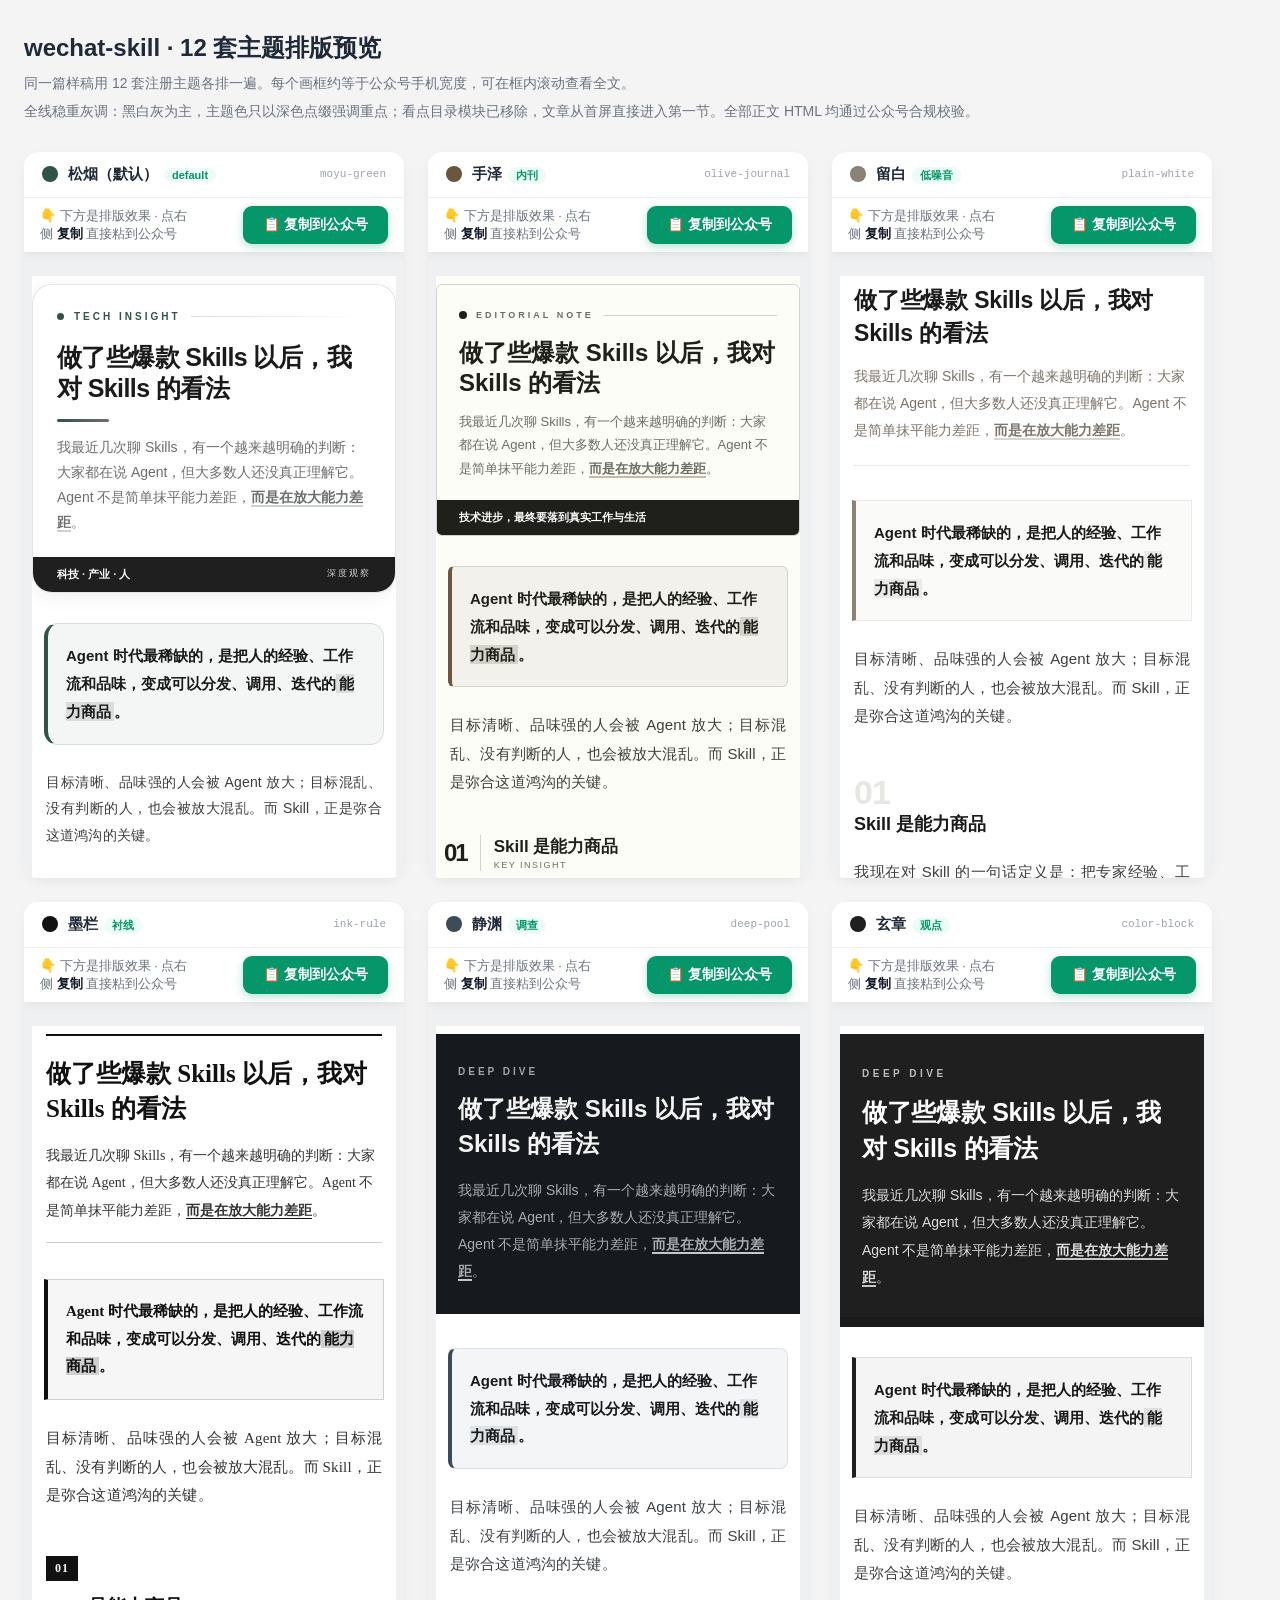
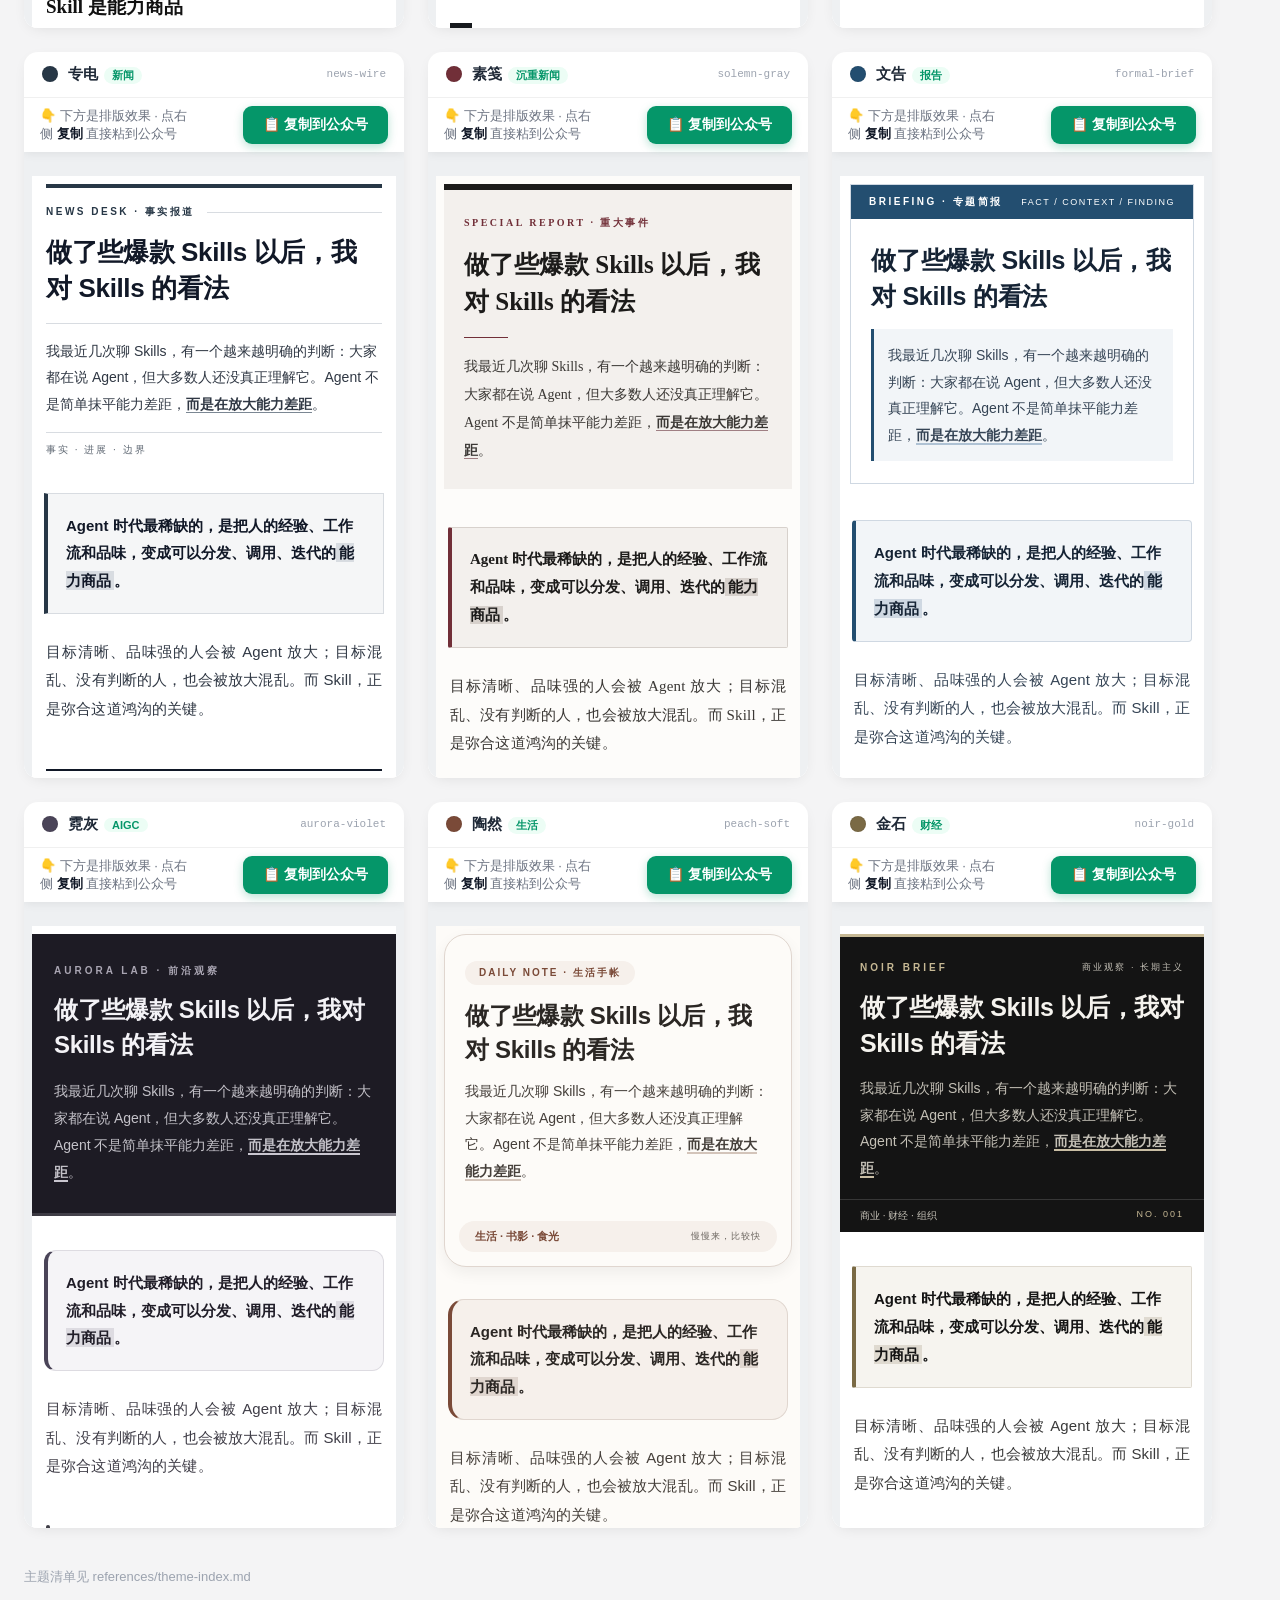
<file: docs/gallery/index.html>
<!DOCTYPE html>
<html lang="zh-CN">
<head>
<meta charset="UTF-8">
<meta name="viewport" content="width=device-width, initial-scale=1">
<title>wechat-skill · 12 套主题排版预览</title>
<style>
  body{margin:0;background:#f4f4f5;font-family:-apple-system,BlinkMacSystemFont,'PingFang SC','Microsoft YaHei',sans-serif;color:#1f2937}
  header{padding:32px 24px 8px;max-width:1480px;margin:0 auto}
  h1{font-size:24px;margin:0 0 8px}
  .sub{color:#6b7280;font-size:14px;line-height:1.7;margin:0 0 4px}
  .grid{display:flex;flex-wrap:wrap;gap:24px;padding:16px 24px 32px;max-width:1480px;margin:0 auto}
  .card{background:#fff;border-radius:14px;box-shadow:0 4px 16px -6px rgba(0,0,0,.12);overflow:hidden;width:380px;display:flex;flex-direction:column}
  .bar{display:flex;align-items:center;gap:10px;padding:13px 18px;border-bottom:1px solid #f0f0f0}
  .dot{width:14px;height:14px;border-radius:50%;flex-shrink:0;border:1px solid rgba(0,0,0,.06)}
  .tname{font-weight:700;font-size:15px}
  .tmeta{margin-left:auto;font-size:11px;color:#9ca3af;font-family:monospace}
  .tag{display:inline-block;font-size:11px;padding:1px 8px;border-radius:10px;background:#ecfdf5;color:#059669;margin-left:6px}
  iframe{width:100%;height:680px;border:0;background:#fff}
  footer{max-width:1480px;margin:0 auto;padding:8px 24px 40px;color:#9ca3af;font-size:13px}
</style>
</head>
<body>
<header>
  <h1>wechat-skill · 12 套主题排版预览</h1>
  <p class="sub">同一篇样稿用 12 套注册主题各排一遍。每个画框约等于公众号手机宽度，可在框内滚动查看全文。</p>
  <p class="sub">全线稳重灰调：黑白灰为主，主题色只以深色点缀强调重点；看点目录模块已移除，文章从首屏直接进入第一节。全部正文 HTML 均通过公众号合规校验。</p>
</header>
<div class="grid" id="grid"></div>
<footer>主题清单见 references/theme-index.md</footer>
<script>
  const THEMES=[
    ["松烟（默认）","#31544A","moyu-green.html","default"],
    ["手泽","#6B573F","olive-journal.html","内刊"],
    ["留白","#8C8378","plain-white.html","低噪音"],
    ["墨栏","#111111","ink-rule.html","衬线"],
    ["静渊","#3E4C57","deep-pool.html","调查"],
    ["玄章","#1F1F1F","color-block.html","观点"],
    ["专电","#273746","news-wire.html","新闻"],
    ["素笺","#712F38","solemn-gray.html","沉重新闻"],
    ["文告","#234E70","formal-brief.html","报告"],
    ["霓灰","#4A4458","aurora-violet.html","AIGC"],
    ["陶然","#7A4A38","peach-soft.html","生活"],
    ["金石","#7A6A45","noir-gold.html","财经"],
  ];
  const grid=document.getElementById('grid');
  THEMES.forEach(function(t){
    var name=t[0],color=t[1],file=t[2],tag=t[3];
    var slug=file.replace('.html','');
    var card=document.createElement('div');
    card.className='card';
    card.innerHTML=
      '<div class="bar">'+
        '<span class="dot" style="background:'+color+'"></span>'+
        '<span class="tname">'+name+(tag?'<span class="tag">'+tag+'</span>':'')+'</span>'+
        '<span class="tmeta">'+slug+'</span>'+
      '</div>'+
      '<iframe src="'+file+'" loading="lazy" title="'+name+'"></iframe>';
    grid.appendChild(card);
  });
</script>
</body>
</html>
</file>
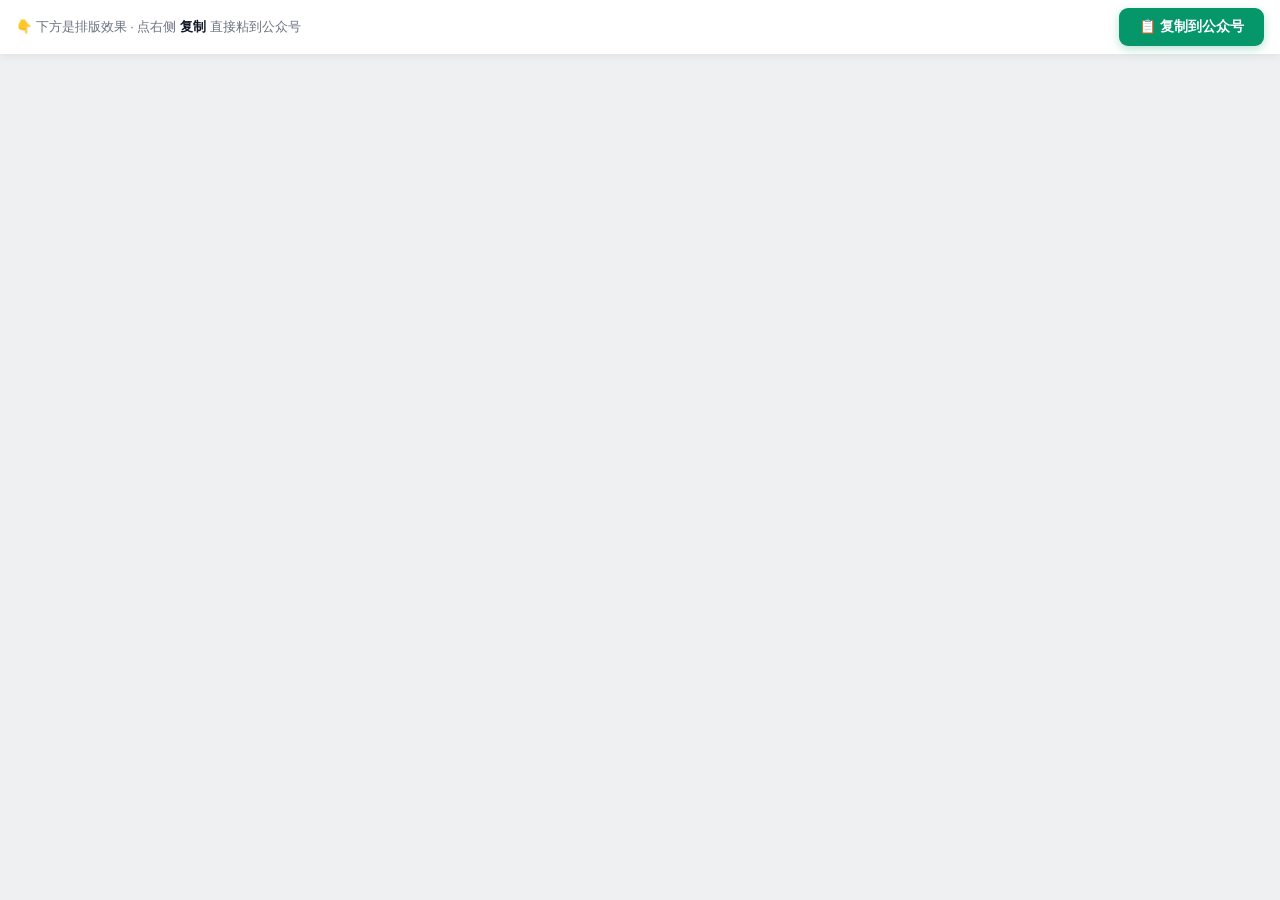
<file: assets/preview-template.html>
<!DOCTYPE html>
<html lang="zh-CN">
<head>
<meta charset="UTF-8">
<meta name="viewport" content="width=device-width, initial-scale=1">
<title>{{TITLE}} · 公众号排版预览</title>
<style>
  body{margin:0;background:#eef0f2;font-family:-apple-system,BlinkMacSystemFont,'PingFang SC','Hiragino Sans GB','Microsoft YaHei',sans-serif;-webkit-text-size-adjust:100%;}
  .gzh-toolbar{position:fixed;top:0;left:0;right:0;height:54px;background:#ffffff;box-shadow:0 1px 10px rgba(0,0,0,.08);display:flex;align-items:center;justify-content:space-between;padding:0 16px;z-index:99;}
  .gzh-hint{font-size:13px;color:#6b7280;line-height:1.4;}
  .gzh-hint b{color:#111827;}
  .gzh-copy{background:#059669;color:#fff;border:0;border-radius:9px;padding:10px 20px;font-size:14px;font-weight:700;cursor:pointer;box-shadow:0 3px 10px rgba(5,150,105,.28);white-space:nowrap;transition:transform .08s,background .15s;}
  .gzh-copy:hover{background:#047857;}
  .gzh-copy:active{transform:translateY(1px);}
  .gzh-toast{position:fixed;top:66px;left:50%;transform:translateX(-50%);background:#111827;color:#fff;padding:11px 20px;border-radius:10px;font-size:14px;font-weight:600;opacity:0;pointer-events:none;transition:opacity .25s;z-index:100;box-shadow:0 6px 20px rgba(0,0,0,.25);max-width:88vw;text-align:center;}
  .gzh-toast.show{opacity:1;}
  .gzh-stage{max-width:700px;margin:78px auto 64px;padding:0 8px;}
  @media(max-width:520px){.gzh-hint{max-width:150px;}}
</style>
</head>
<body>
<div class="gzh-toolbar">
  <span class="gzh-hint">👇 下方是排版效果 · 点右侧 <b>复制</b> 直接粘到公众号</span>
  <button class="gzh-copy" id="gzhCopyBtn" onclick="gzhCopy()">📋 复制到公众号</button>
</div>
<div class="gzh-toast" id="gzhToast"></div>
<div class="gzh-stage">
  <div id="gzh-content">
<!--GZH_CONTENT-->
  </div>
</div>
<script>
  function gzhShowToast(msg){
    var t=document.getElementById('gzhToast');
    t.textContent=msg;t.classList.add('show');
    clearTimeout(t._timer);
    t._timer=setTimeout(function(){t.classList.remove('show');},2800);
  }
  function gzhCopy(){
    var el=document.getElementById('gzh-content');
    // 选中渲染后的富文本节点并复制（等价于手动 Ctrl+A / Ctrl+C，保留全部样式）
    var range=document.createRange();
    range.selectNodeContents(el);
    var sel=window.getSelection();
    sel.removeAllRanges();
    sel.addRange(range);
    var ok=false;
    try{ok=document.execCommand('copy');}catch(e){ok=false;}
    sel.removeAllRanges();
    var btn=document.getElementById('gzhCopyBtn');
    if(ok){
      gzhShowToast('✅ 已复制！去公众号编辑器按 Ctrl/⌘+V 粘贴即可');
      var old=btn.textContent;btn.textContent='✅ 已复制';
      setTimeout(function(){btn.textContent=old;},2200);
    }else{
      gzhShowToast('⚠ 自动复制失败，请手动全选(Ctrl/⌘+A)再复制(Ctrl/⌘+C)');
    }
  }
</script>
</body>
</html>
</file>
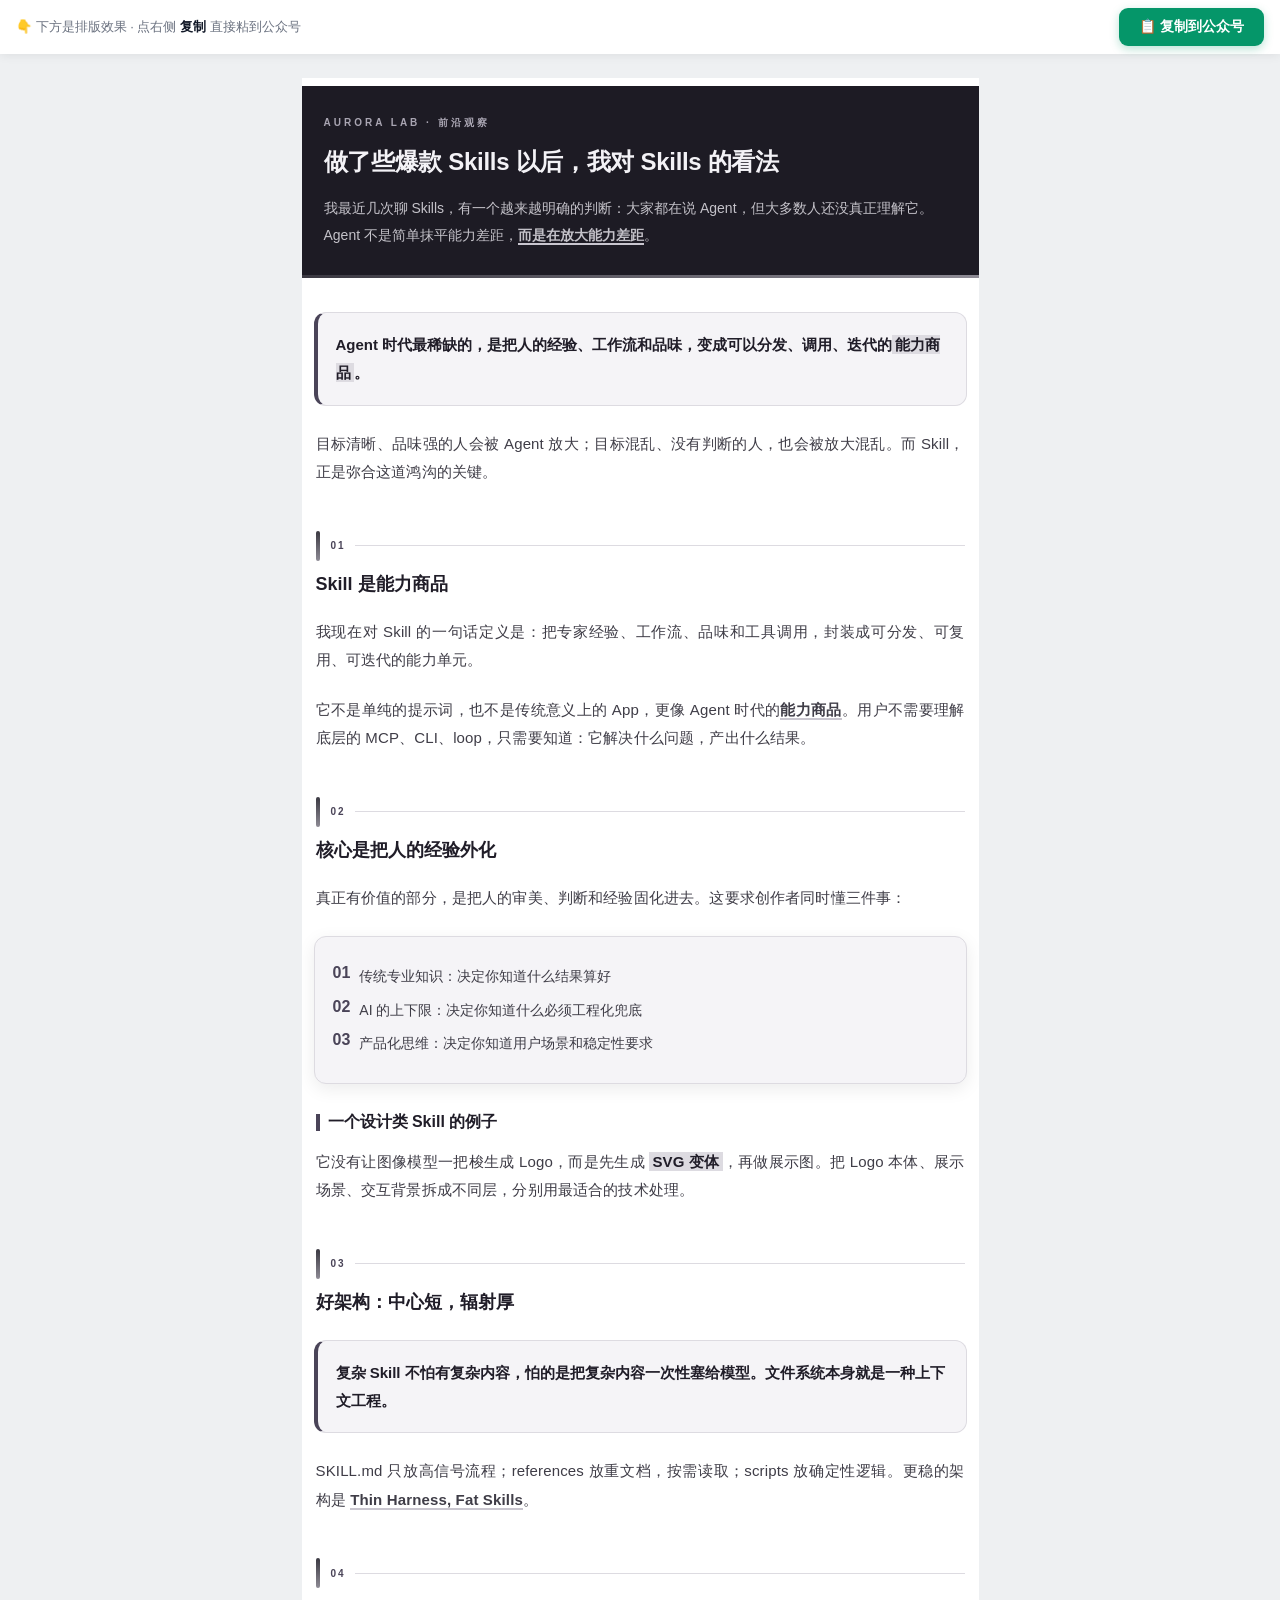
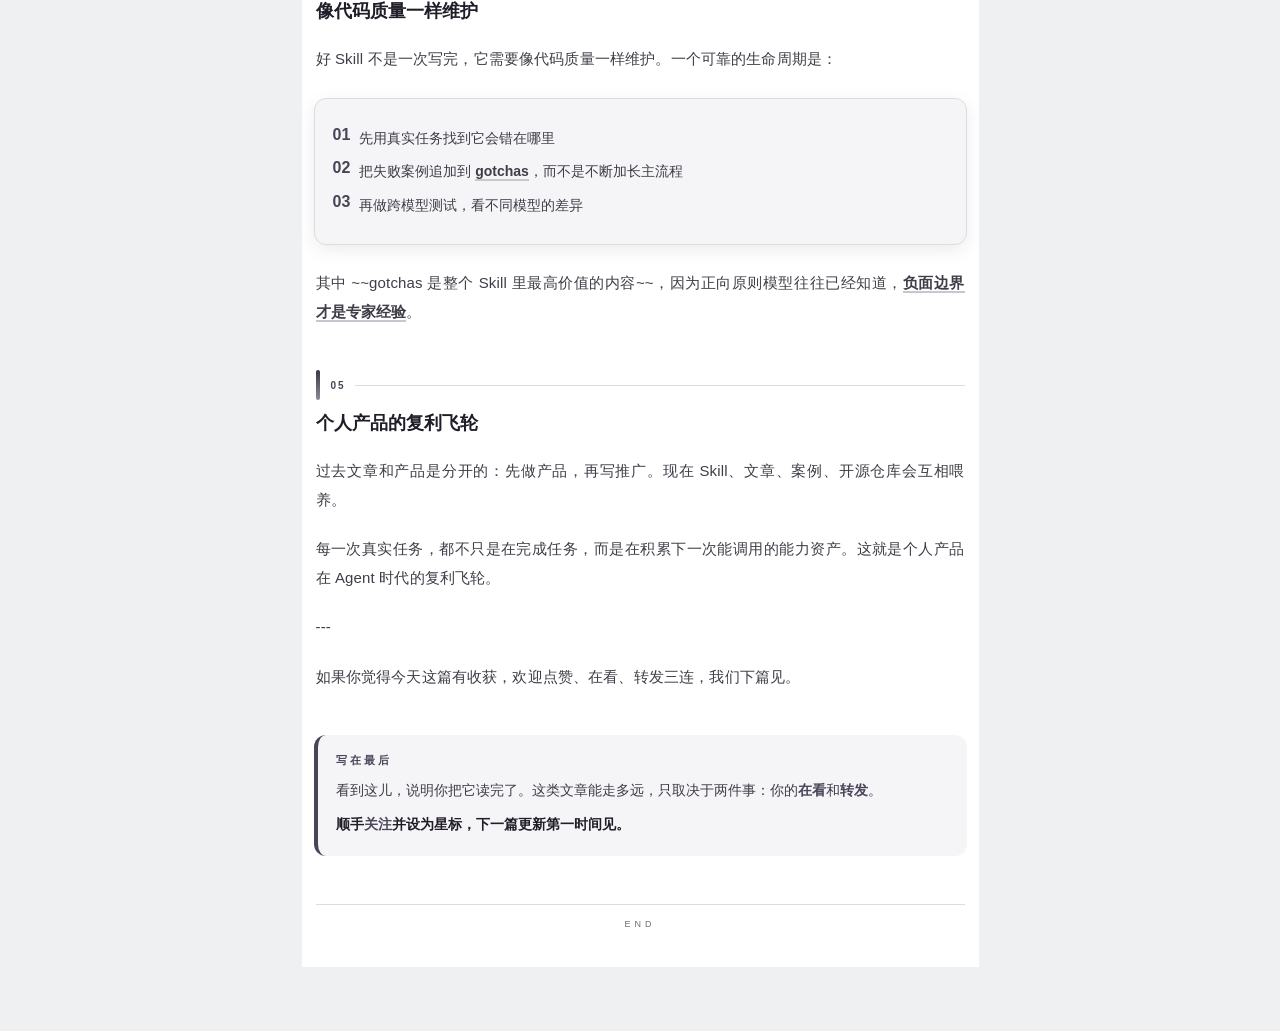
<file: docs/gallery/aurora-violet.html>
<!DOCTYPE html>
<html lang="zh-CN">
<head>
<meta charset="UTF-8">
<meta name="viewport" content="width=device-width, initial-scale=1">
<title>gal-aurora-violet · 公众号排版预览</title>
<style>
  body{margin:0;background:#eef0f2;font-family:-apple-system,BlinkMacSystemFont,'PingFang SC','Hiragino Sans GB','Microsoft YaHei',sans-serif;-webkit-text-size-adjust:100%;}
  .gzh-toolbar{position:fixed;top:0;left:0;right:0;height:54px;background:#ffffff;box-shadow:0 1px 10px rgba(0,0,0,.08);display:flex;align-items:center;justify-content:space-between;padding:0 16px;z-index:99;}
  .gzh-hint{font-size:13px;color:#6b7280;line-height:1.4;}
  .gzh-hint b{color:#111827;}
  .gzh-copy{background:#059669;color:#fff;border:0;border-radius:9px;padding:10px 20px;font-size:14px;font-weight:700;cursor:pointer;box-shadow:0 3px 10px rgba(5,150,105,.28);white-space:nowrap;transition:transform .08s,background .15s;}
  .gzh-copy:hover{background:#047857;}
  .gzh-copy:active{transform:translateY(1px);}
  .gzh-toast{position:fixed;top:66px;left:50%;transform:translateX(-50%);background:#111827;color:#fff;padding:11px 20px;border-radius:10px;font-size:14px;font-weight:600;opacity:0;pointer-events:none;transition:opacity .25s;z-index:100;box-shadow:0 6px 20px rgba(0,0,0,.25);max-width:88vw;text-align:center;}
  .gzh-toast.show{opacity:1;}
  .gzh-stage{max-width:700px;margin:78px auto 64px;padding:0 8px;}
  @media(max-width:520px){.gzh-hint{max-width:150px;}}
</style>
</head>
<body>
<div class="gzh-toolbar">
  <span class="gzh-hint">👇 下方是排版效果 · 点右侧 <b>复制</b> 直接粘到公众号</span>
  <button class="gzh-copy" id="gzhCopyBtn" onclick="gzhCopy()">📋 复制到公众号</button>
</div>
<div class="gzh-toast" id="gzhToast"></div>
<div class="gzh-stage">
  <div id="gzh-content">
<section style="box-sizing:border-box;max-width:677px;margin:0 auto;padding:8px 0 30px;background:#FFFFFF;color:#3F3D47;font-family:-apple-system,BlinkMacSystemFont,Segoe UI,PingFang SC,Hiragino Sans GB,Microsoft YaHei,sans-serif;overflow-x:hidden;"><section style="margin:0 0 34px;padding:30px 22px 0;background:#1D1B24;"><p style="margin:0 0 15px;font-size:10px;font-weight:700;letter-spacing:3px;color:#A9A5B2;"><span leaf="">AURORA LAB · 前沿观察</span></p><p style="margin:0 0 15px;font-size:24px;font-weight:800;line-height:1.45;letter-spacing:-0.3px;color:#F3F2F6;"><span leaf="">做了些爆款 Skills 以后，我对 Skills 的看法</span></p><p style="margin:0 0 26px;font-size:14px;line-height:1.95;color:#C4C2C9;"><span leaf="">我最近几次聊 Skills，有一个越来越明确的判断：大家都在说 Agent，但大多数人还没真正理解它。Agent 不是简单抹平能力差距，</span><span style="border-bottom:2px solid #C9C6CF;font-weight:600;"><span leaf="">而是在放大能力差距</span></span><span leaf="">。</span></p><section style="height:3px;background:linear-gradient(90deg,#3A3841,#8E8B95);margin:0 -22px;line-height:0;"><span leaf=""> </span></section></section><section style="margin:24px 12px;padding:18px;background:#FFFFFF;border:1px solid #DDDBE1;border-radius:12px;box-shadow:0 5px 18px rgba(0,0,0,0.08);background:#F5F4F7;border-left:4px solid #4A4458;box-shadow:none;"><p style="margin:0;font-size:15px;line-height:1.85;color:#201D28;font-weight:650;"><span leaf="">Agent 时代最稀缺的，是把人的经验、工作流和品味，变成可以分发、调用、迭代的</span><span style="background:#DDDBE1;color:#201D28;padding:1px 3px;font-weight:600;"><span leaf="">能力商品</span></span><span leaf="">。</span></p></section><p style="margin:0 14px 21px;font-size:15px;line-height:1.9;letter-spacing:0.15px;text-align:justify;color:#3F3D47;"><span leaf="">目标清晰、品味强的人会被 Agent 放大；目标混乱、没有判断的人，也会被放大混乱。而 Skill，正是弥合这道鸿沟的关键。</span></p><section style="margin:44px 14px 20px;"><section style="display:flex;align-items:center;margin-bottom:10px;"><span style="display:inline-block;width:4px;height:30px;border-radius:2px;background:linear-gradient(180deg,#3A3841,#8E8B95);margin-right:11px;"><span leaf=""> </span></span><span style="font-size:10px;font-weight:800;letter-spacing:2px;color:#4A4458;margin-right:9px;"><span leaf="">01</span></span><span style="flex:1;height:1px;background:#DDDBE1;"><span leaf=""> </span></span></section><p style="margin:0;font-size:18px;font-weight:800;line-height:1.5;color:#201D28;"><span leaf="">Skill 是能力商品</span></p></section><p style="margin:0 14px 21px;font-size:15px;line-height:1.9;letter-spacing:0.15px;text-align:justify;color:#3F3D47;"><span leaf="">我现在对 Skill 的一句话定义是：把专家经验、工作流、品味和工具调用，封装成可分发、可复用、可迭代的能力单元。</span></p><p style="margin:0 14px 21px;font-size:15px;line-height:1.9;letter-spacing:0.15px;text-align:justify;color:#3F3D47;"><span leaf="">它不是单纯的提示词，也不是传统意义上的 App，更像 Agent 时代的</span><span style="border-bottom:2px solid #C9C6CF;font-weight:600;"><span leaf="">能力商品</span></span><span leaf="">。用户不需要理解底层的 MCP、CLI、loop，只需要知道：它解决什么问题，产出什么结果。</span></p><section style="margin:44px 14px 20px;"><section style="display:flex;align-items:center;margin-bottom:10px;"><span style="display:inline-block;width:4px;height:30px;border-radius:2px;background:linear-gradient(180deg,#3A3841,#8E8B95);margin-right:11px;"><span leaf=""> </span></span><span style="font-size:10px;font-weight:800;letter-spacing:2px;color:#4A4458;margin-right:9px;"><span leaf="">02</span></span><span style="flex:1;height:1px;background:#DDDBE1;"><span leaf=""> </span></span></section><p style="margin:0;font-size:18px;font-weight:800;line-height:1.5;color:#201D28;"><span leaf="">核心是把人的经验外化</span></p></section><p style="margin:0 14px 21px;font-size:15px;line-height:1.9;letter-spacing:0.15px;text-align:justify;color:#3F3D47;"><span leaf="">真正有价值的部分，是把人的审美、判断和经验固化进去。这要求创作者同时懂三件事：</span></p><section style="margin:24px 12px;padding:18px;background:#FFFFFF;border:1px solid #DDDBE1;border-radius:12px;box-shadow:0 5px 18px rgba(0,0,0,0.08);background:#F5F4F7;"><section style="display:flex;align-items:flex-start;margin:9px 0;"><p style="margin:0 9px 0 0;color:#4A4458;font-weight:900;"><span leaf="">01</span></p><p style="margin:0;flex:1;font-size:14px;line-height:1.75;color:#3F3D47;"><span leaf="">传统专业知识：决定你知道什么结果算好</span></p></section><section style="display:flex;align-items:flex-start;margin:9px 0;"><p style="margin:0 9px 0 0;color:#4A4458;font-weight:900;"><span leaf="">02</span></p><p style="margin:0;flex:1;font-size:14px;line-height:1.75;color:#3F3D47;"><span leaf="">AI 的上下限：决定你知道什么必须工程化兜底</span></p></section><section style="display:flex;align-items:flex-start;margin:9px 0;"><p style="margin:0 9px 0 0;color:#4A4458;font-weight:900;"><span leaf="">03</span></p><p style="margin:0;flex:1;font-size:14px;line-height:1.75;color:#3F3D47;"><span leaf="">产品化思维：决定你知道用户场景和稳定性要求</span></p></section></section><section style="margin:28px 14px 15px;display:flex;align-items:center;gap:8px;"><span style="width:4px;height:17px;background:#4A4458;display:inline-block;"><span leaf=""> </span></span><p style="margin:0;font-size:16px;font-weight:800;color:#201D28;"><span leaf="">一个设计类 Skill 的例子</span></p></section><p style="margin:0 14px 21px;font-size:15px;line-height:1.9;letter-spacing:0.15px;text-align:justify;color:#3F3D47;"><span leaf="">它没有让图像模型一把梭生成 Logo，而是先生成 </span><span style="background:#DDDBE1;color:#201D28;padding:1px 3px;font-weight:600;"><span leaf="">SVG 变体</span></span><span leaf="">，再做展示图。把 Logo 本体、展示场景、交互背景拆成不同层，分别用最适合的技术处理。</span></p><section style="margin:44px 14px 20px;"><section style="display:flex;align-items:center;margin-bottom:10px;"><span style="display:inline-block;width:4px;height:30px;border-radius:2px;background:linear-gradient(180deg,#3A3841,#8E8B95);margin-right:11px;"><span leaf=""> </span></span><span style="font-size:10px;font-weight:800;letter-spacing:2px;color:#4A4458;margin-right:9px;"><span leaf="">03</span></span><span style="flex:1;height:1px;background:#DDDBE1;"><span leaf=""> </span></span></section><p style="margin:0;font-size:18px;font-weight:800;line-height:1.5;color:#201D28;"><span leaf="">好架构：中心短，辐射厚</span></p></section><section style="margin:24px 12px;padding:18px;background:#FFFFFF;border:1px solid #DDDBE1;border-radius:12px;box-shadow:0 5px 18px rgba(0,0,0,0.08);background:#F5F4F7;border-left:4px solid #4A4458;box-shadow:none;"><p style="margin:0;font-size:15px;line-height:1.85;color:#201D28;font-weight:650;"><span leaf="">复杂 Skill 不怕有复杂内容，怕的是把复杂内容一次性塞给模型。文件系统本身就是一种上下文工程。</span></p></section><p style="margin:0 14px 21px;font-size:15px;line-height:1.9;letter-spacing:0.15px;text-align:justify;color:#3F3D47;"><span leaf="">SKILL.md 只放高信号流程；references 放重文档，按需读取；scripts 放确定性逻辑。更稳的架构是 </span><span style="border-bottom:2px solid #C9C6CF;font-weight:600;"><span leaf="">Thin Harness, Fat Skills</span></span><span leaf="">。</span></p><section style="margin:44px 14px 20px;"><section style="display:flex;align-items:center;margin-bottom:10px;"><span style="display:inline-block;width:4px;height:30px;border-radius:2px;background:linear-gradient(180deg,#3A3841,#8E8B95);margin-right:11px;"><span leaf=""> </span></span><span style="font-size:10px;font-weight:800;letter-spacing:2px;color:#4A4458;margin-right:9px;"><span leaf="">04</span></span><span style="flex:1;height:1px;background:#DDDBE1;"><span leaf=""> </span></span></section><p style="margin:0;font-size:18px;font-weight:800;line-height:1.5;color:#201D28;"><span leaf="">像代码质量一样维护</span></p></section><p style="margin:0 14px 21px;font-size:15px;line-height:1.9;letter-spacing:0.15px;text-align:justify;color:#3F3D47;"><span leaf="">好 Skill 不是一次写完，它需要像代码质量一样维护。一个可靠的生命周期是：</span></p><section style="margin:24px 12px;padding:18px;background:#FFFFFF;border:1px solid #DDDBE1;border-radius:12px;box-shadow:0 5px 18px rgba(0,0,0,0.08);background:#F5F4F7;"><section style="display:flex;align-items:flex-start;margin:9px 0;"><p style="margin:0 9px 0 0;color:#4A4458;font-weight:900;"><span leaf="">01</span></p><p style="margin:0;flex:1;font-size:14px;line-height:1.75;color:#3F3D47;"><span leaf="">先用真实任务找到它会错在哪里</span></p></section><section style="display:flex;align-items:flex-start;margin:9px 0;"><p style="margin:0 9px 0 0;color:#4A4458;font-weight:900;"><span leaf="">02</span></p><p style="margin:0;flex:1;font-size:14px;line-height:1.75;color:#3F3D47;"><span leaf="">把失败案例追加到 </span><span style="border-bottom:2px solid #C9C6CF;font-weight:600;"><span leaf="">gotchas</span></span><span leaf="">，而不是不断加长主流程</span></p></section><section style="display:flex;align-items:flex-start;margin:9px 0;"><p style="margin:0 9px 0 0;color:#4A4458;font-weight:900;"><span leaf="">03</span></p><p style="margin:0;flex:1;font-size:14px;line-height:1.75;color:#3F3D47;"><span leaf="">再做跨模型测试，看不同模型的差异</span></p></section></section><p style="margin:0 14px 21px;font-size:15px;line-height:1.9;letter-spacing:0.15px;text-align:justify;color:#3F3D47;"><span leaf="">其中 ~~gotchas 是整个 Skill 里最高价值的内容~~，因为正向原则模型往往已经知道，</span><span style="border-bottom:2px solid #C9C6CF;font-weight:600;"><span leaf="">负面边界才是专家经验</span></span><span leaf="">。</span></p><section style="margin:44px 14px 20px;"><section style="display:flex;align-items:center;margin-bottom:10px;"><span style="display:inline-block;width:4px;height:30px;border-radius:2px;background:linear-gradient(180deg,#3A3841,#8E8B95);margin-right:11px;"><span leaf=""> </span></span><span style="font-size:10px;font-weight:800;letter-spacing:2px;color:#4A4458;margin-right:9px;"><span leaf="">05</span></span><span style="flex:1;height:1px;background:#DDDBE1;"><span leaf=""> </span></span></section><p style="margin:0;font-size:18px;font-weight:800;line-height:1.5;color:#201D28;"><span leaf="">个人产品的复利飞轮</span></p></section><p style="margin:0 14px 21px;font-size:15px;line-height:1.9;letter-spacing:0.15px;text-align:justify;color:#3F3D47;"><span leaf="">过去文章和产品是分开的：先做产品，再写推广。现在 Skill、文章、案例、开源仓库会互相喂养。</span></p><p style="margin:0 14px 21px;font-size:15px;line-height:1.9;letter-spacing:0.15px;text-align:justify;color:#3F3D47;"><span leaf="">每一次真实任务，都不只是在完成任务，而是在积累下一次能调用的能力资产。这就是个人产品在 Agent 时代的复利飞轮。</span></p><p style="margin:0 14px 21px;font-size:15px;line-height:1.9;letter-spacing:0.15px;text-align:justify;color:#3F3D47;"><span leaf="">---</span></p><p style="margin:0 14px 21px;font-size:15px;line-height:1.9;letter-spacing:0.15px;text-align:justify;color:#3F3D47;"><span leaf="">如果你觉得今天这篇有收获，欢迎点赞、在看、转发三连，我们下篇见。</span></p><section style="margin:44px 12px 0;background:#F5F4F7;border-radius:12px;border-left:4px solid #4A4458;padding:18px 18px;"><p style="margin:0 0 10px;font-size:11px;font-weight:800;letter-spacing:3px;color:#4A4458;"><span leaf="">写在最后</span></p><p style="margin:0 0 8px;font-size:14px;line-height:1.85;color:#3F3D47;"><span leaf="">看到这儿，说明你把它读完了。这类文章能走多远，只取决于两件事：你的</span><span style="font-weight:800;color:#4A4458;"><span leaf="">在看</span></span><span leaf="">和</span><span style="font-weight:800;color:#4A4458;"><span leaf="">转发</span></span><span leaf="">。</span></p><p style="margin:0;font-size:14px;line-height:1.85;font-weight:700;color:#201D28;"><span leaf="">顺手</span><span style="font-weight:800;color:#4A4458;"><span leaf="">关注</span></span><span leaf="">并设为星标，下一篇更新第一时间见。</span></p></section><section style="margin:48px 14px 8px;text-align:center;"><section style="height:1px;background:#DDDBE1;margin-bottom:14px;"><span leaf=""> </span></section><p style="margin:0;font-size:9px;color:#6E6C75;letter-spacing:4px;"><span leaf="">END</span></p></section></section>
  </div>
</div>
<script>
  function gzhShowToast(msg){
    var t=document.getElementById('gzhToast');
    t.textContent=msg;t.classList.add('show');
    clearTimeout(t._timer);
    t._timer=setTimeout(function(){t.classList.remove('show');},2800);
  }
  function gzhCopy(){
    var el=document.getElementById('gzh-content');
    // 选中渲染后的富文本节点并复制（等价于手动 Ctrl+A / Ctrl+C，保留全部样式）
    var range=document.createRange();
    range.selectNodeContents(el);
    var sel=window.getSelection();
    sel.removeAllRanges();
    sel.addRange(range);
    var ok=false;
    try{ok=document.execCommand('copy');}catch(e){ok=false;}
    sel.removeAllRanges();
    var btn=document.getElementById('gzhCopyBtn');
    if(ok){
      gzhShowToast('✅ 已复制！去公众号编辑器按 Ctrl/⌘+V 粘贴即可');
      var old=btn.textContent;btn.textContent='✅ 已复制';
      setTimeout(function(){btn.textContent=old;},2200);
    }else{
      gzhShowToast('⚠ 自动复制失败，请手动全选(Ctrl/⌘+A)再复制(Ctrl/⌘+C)');
    }
  }
</script>
</body>
</html>
</file>
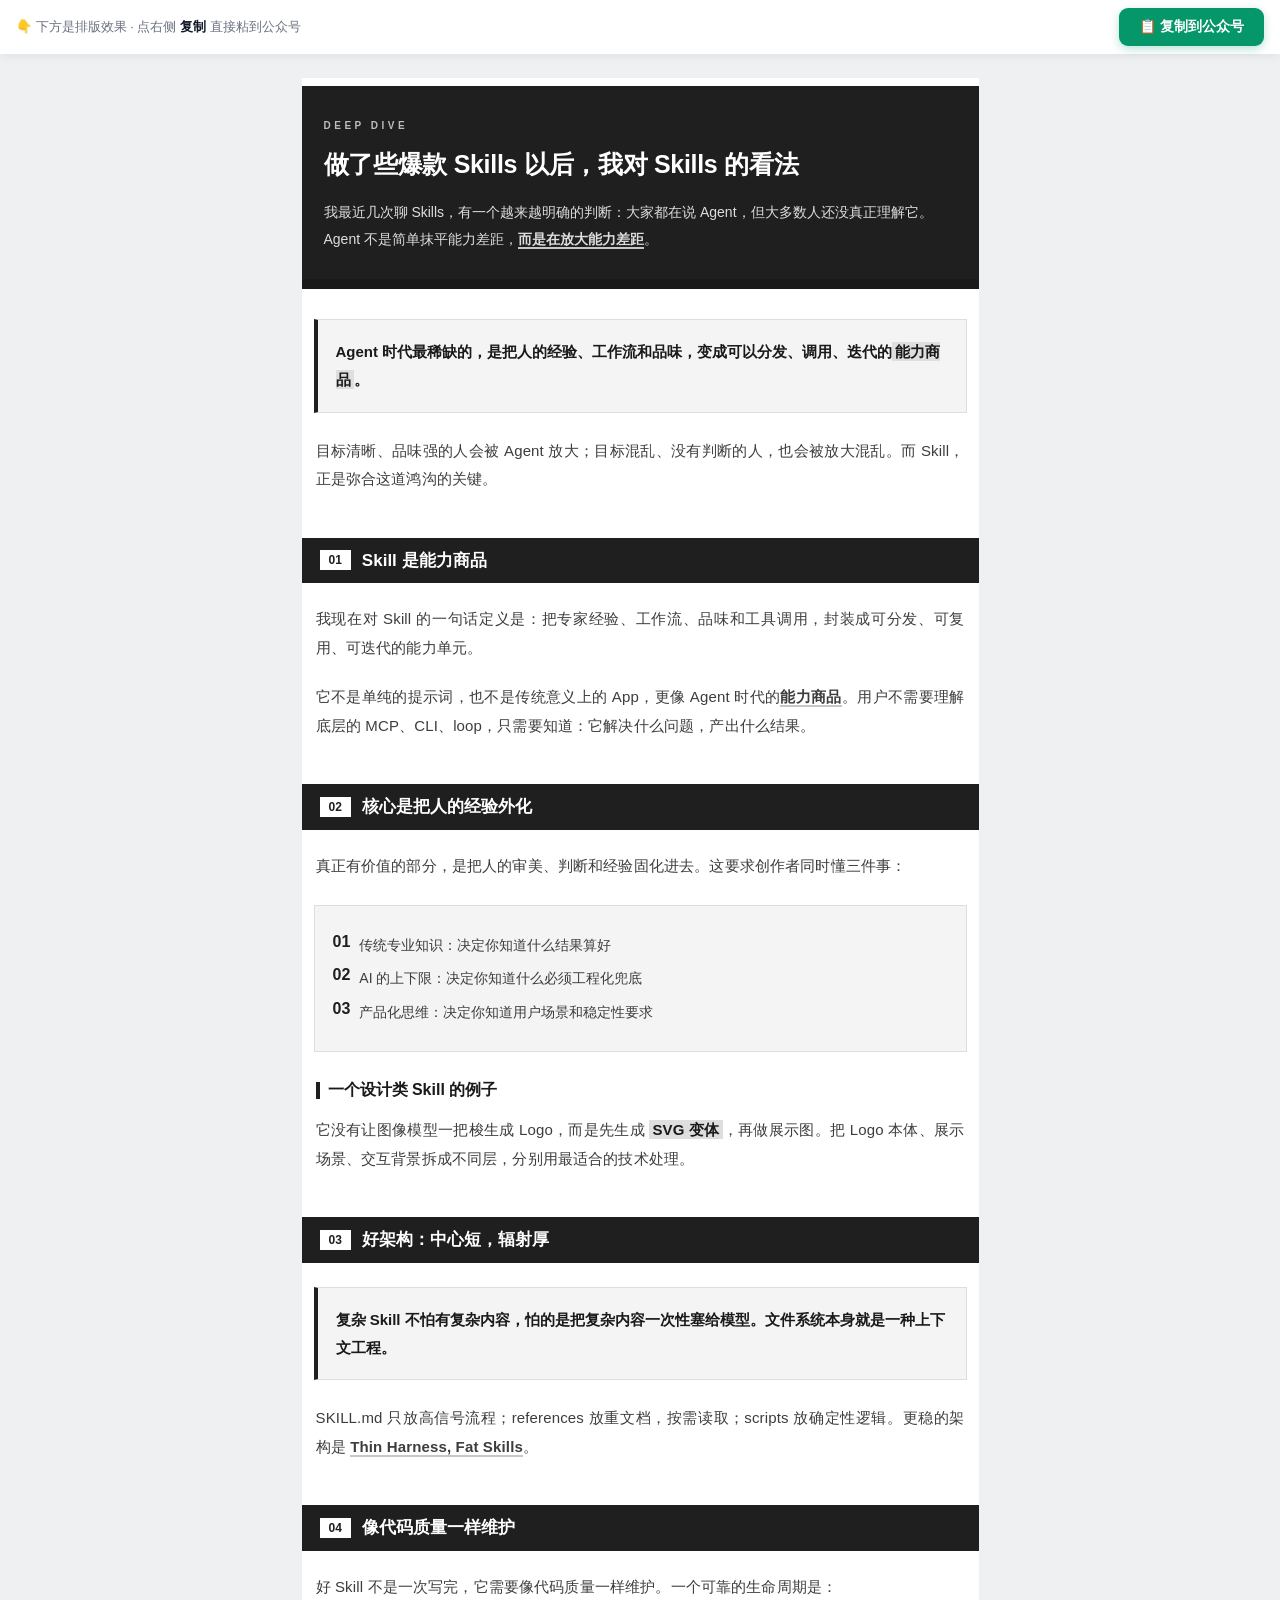
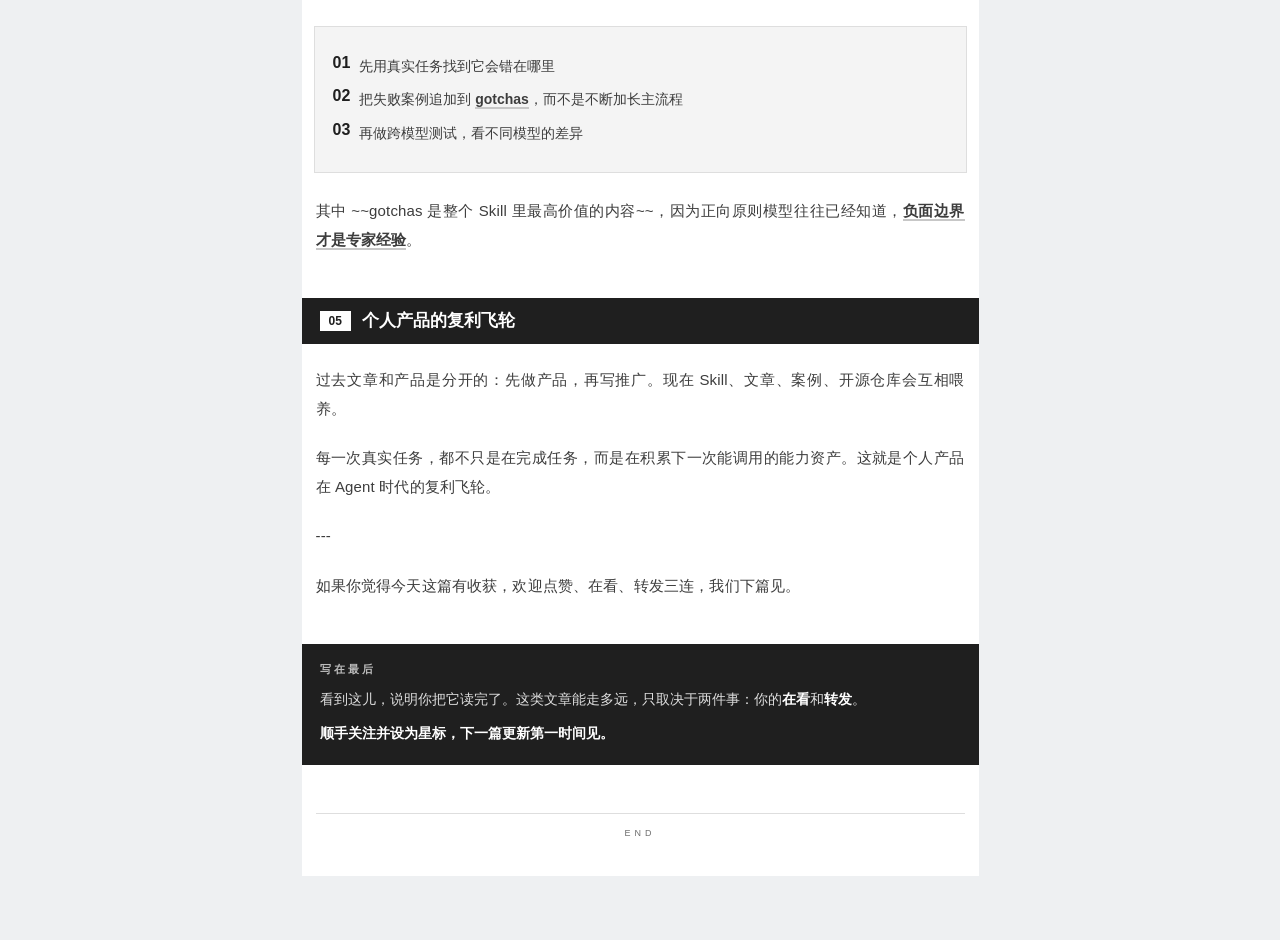
<file: docs/gallery/color-block.html>
<!DOCTYPE html>
<html lang="zh-CN">
<head>
<meta charset="UTF-8">
<meta name="viewport" content="width=device-width, initial-scale=1">
<title>gal-color-block · 公众号排版预览</title>
<style>
  body{margin:0;background:#eef0f2;font-family:-apple-system,BlinkMacSystemFont,'PingFang SC','Hiragino Sans GB','Microsoft YaHei',sans-serif;-webkit-text-size-adjust:100%;}
  .gzh-toolbar{position:fixed;top:0;left:0;right:0;height:54px;background:#ffffff;box-shadow:0 1px 10px rgba(0,0,0,.08);display:flex;align-items:center;justify-content:space-between;padding:0 16px;z-index:99;}
  .gzh-hint{font-size:13px;color:#6b7280;line-height:1.4;}
  .gzh-hint b{color:#111827;}
  .gzh-copy{background:#059669;color:#fff;border:0;border-radius:9px;padding:10px 20px;font-size:14px;font-weight:700;cursor:pointer;box-shadow:0 3px 10px rgba(5,150,105,.28);white-space:nowrap;transition:transform .08s,background .15s;}
  .gzh-copy:hover{background:#047857;}
  .gzh-copy:active{transform:translateY(1px);}
  .gzh-toast{position:fixed;top:66px;left:50%;transform:translateX(-50%);background:#111827;color:#fff;padding:11px 20px;border-radius:10px;font-size:14px;font-weight:600;opacity:0;pointer-events:none;transition:opacity .25s;z-index:100;box-shadow:0 6px 20px rgba(0,0,0,.25);max-width:88vw;text-align:center;}
  .gzh-toast.show{opacity:1;}
  .gzh-stage{max-width:700px;margin:78px auto 64px;padding:0 8px;}
  @media(max-width:520px){.gzh-hint{max-width:150px;}}
</style>
</head>
<body>
<div class="gzh-toolbar">
  <span class="gzh-hint">👇 下方是排版效果 · 点右侧 <b>复制</b> 直接粘到公众号</span>
  <button class="gzh-copy" id="gzhCopyBtn" onclick="gzhCopy()">📋 复制到公众号</button>
</div>
<div class="gzh-toast" id="gzhToast"></div>
<div class="gzh-stage">
  <div id="gzh-content">
<section style="box-sizing:border-box;max-width:677px;margin:0 auto;padding:8px 0 30px;background:#FFFFFF;color:#3D3D3D;font-family:-apple-system,BlinkMacSystemFont,Segoe UI,PingFang SC,Hiragino Sans GB,Microsoft YaHei,sans-serif;overflow-x:hidden;"><section style="margin:0 0 30px;background:#1F1F1F;padding:34px 22px 0;"><p style="margin:0 0 16px;font-size:10px;font-weight:800;letter-spacing:3.5px;color:#FFFFFFB3;"><span leaf="">DEEP DIVE</span></p><p style="margin:0 0 16px;font-size:25px;font-weight:800;line-height:1.42;color:#FFFFFF;letter-spacing:-0.3px;"><span leaf="">做了些爆款 Skills 以后，我对 Skills 的看法</span></p><p style="margin:0 0 26px;font-size:14px;line-height:1.95;color:#FFFFFFD9;"><span leaf="">我最近几次聊 Skills，有一个越来越明确的判断：大家都在说 Agent，但大多数人还没真正理解它。Agent 不是简单抹平能力差距，</span><span style="border-bottom:2px solid #C7C7C7;font-weight:600;"><span leaf="">而是在放大能力差距</span></span><span leaf="">。</span></p><section style="height:10px;background:#00000026;margin:0 -22px;line-height:0;"><span leaf=""> </span></section></section><section style="margin:24px 12px;padding:18px;background:#FFFFFF;border:1px solid #DEDEDE;border-radius:0;box-shadow:none;background:#F4F4F4;border-left:4px solid #1F1F1F;box-shadow:none;"><p style="margin:0;font-size:15px;line-height:1.85;color:#1A1A1A;font-weight:650;"><span leaf="">Agent 时代最稀缺的，是把人的经验、工作流和品味，变成可以分发、调用、迭代的</span><span style="background:#DEDEDE;color:#1A1A1A;padding:1px 3px;font-weight:600;"><span leaf="">能力商品</span></span><span leaf="">。</span></p></section><p style="margin:0 14px 21px;font-size:15px;line-height:1.9;letter-spacing:0.15px;text-align:justify;color:#3D3D3D;"><span leaf="">目标清晰、品味强的人会被 Agent 放大；目标混乱、没有判断的人，也会被放大混乱。而 Skill，正是弥合这道鸿沟的关键。</span></p><section style="margin:44px 0 22px;background:#1F1F1F;padding:11px 18px;"><section style="display:flex;align-items:center;"><span style="display:inline-block;background:#FFFFFF;color:#1F1F1F;font-size:12px;font-weight:800;padding:3px 9px;margin-right:11px;"><span leaf="">01</span></span><span style="font-size:17px;font-weight:800;color:#FFFFFF;line-height:1.4;"><span leaf="">Skill 是能力商品</span></span></section></section><p style="margin:0 14px 21px;font-size:15px;line-height:1.9;letter-spacing:0.15px;text-align:justify;color:#3D3D3D;"><span leaf="">我现在对 Skill 的一句话定义是：把专家经验、工作流、品味和工具调用，封装成可分发、可复用、可迭代的能力单元。</span></p><p style="margin:0 14px 21px;font-size:15px;line-height:1.9;letter-spacing:0.15px;text-align:justify;color:#3D3D3D;"><span leaf="">它不是单纯的提示词，也不是传统意义上的 App，更像 Agent 时代的</span><span style="border-bottom:2px solid #C7C7C7;font-weight:600;"><span leaf="">能力商品</span></span><span leaf="">。用户不需要理解底层的 MCP、CLI、loop，只需要知道：它解决什么问题，产出什么结果。</span></p><section style="margin:44px 0 22px;background:#1F1F1F;padding:11px 18px;"><section style="display:flex;align-items:center;"><span style="display:inline-block;background:#FFFFFF;color:#1F1F1F;font-size:12px;font-weight:800;padding:3px 9px;margin-right:11px;"><span leaf="">02</span></span><span style="font-size:17px;font-weight:800;color:#FFFFFF;line-height:1.4;"><span leaf="">核心是把人的经验外化</span></span></section></section><p style="margin:0 14px 21px;font-size:15px;line-height:1.9;letter-spacing:0.15px;text-align:justify;color:#3D3D3D;"><span leaf="">真正有价值的部分，是把人的审美、判断和经验固化进去。这要求创作者同时懂三件事：</span></p><section style="margin:24px 12px;padding:18px;background:#FFFFFF;border:1px solid #DEDEDE;border-radius:0;box-shadow:none;background:#F4F4F4;"><section style="display:flex;align-items:flex-start;margin:9px 0;"><p style="margin:0 9px 0 0;color:#1F1F1F;font-weight:900;"><span leaf="">01</span></p><p style="margin:0;flex:1;font-size:14px;line-height:1.75;color:#3D3D3D;"><span leaf="">传统专业知识：决定你知道什么结果算好</span></p></section><section style="display:flex;align-items:flex-start;margin:9px 0;"><p style="margin:0 9px 0 0;color:#1F1F1F;font-weight:900;"><span leaf="">02</span></p><p style="margin:0;flex:1;font-size:14px;line-height:1.75;color:#3D3D3D;"><span leaf="">AI 的上下限：决定你知道什么必须工程化兜底</span></p></section><section style="display:flex;align-items:flex-start;margin:9px 0;"><p style="margin:0 9px 0 0;color:#1F1F1F;font-weight:900;"><span leaf="">03</span></p><p style="margin:0;flex:1;font-size:14px;line-height:1.75;color:#3D3D3D;"><span leaf="">产品化思维：决定你知道用户场景和稳定性要求</span></p></section></section><section style="margin:28px 14px 15px;display:flex;align-items:center;gap:8px;"><span style="width:4px;height:17px;background:#1F1F1F;display:inline-block;"><span leaf=""> </span></span><p style="margin:0;font-size:16px;font-weight:800;color:#1A1A1A;"><span leaf="">一个设计类 Skill 的例子</span></p></section><p style="margin:0 14px 21px;font-size:15px;line-height:1.9;letter-spacing:0.15px;text-align:justify;color:#3D3D3D;"><span leaf="">它没有让图像模型一把梭生成 Logo，而是先生成 </span><span style="background:#DEDEDE;color:#1A1A1A;padding:1px 3px;font-weight:600;"><span leaf="">SVG 变体</span></span><span leaf="">，再做展示图。把 Logo 本体、展示场景、交互背景拆成不同层，分别用最适合的技术处理。</span></p><section style="margin:44px 0 22px;background:#1F1F1F;padding:11px 18px;"><section style="display:flex;align-items:center;"><span style="display:inline-block;background:#FFFFFF;color:#1F1F1F;font-size:12px;font-weight:800;padding:3px 9px;margin-right:11px;"><span leaf="">03</span></span><span style="font-size:17px;font-weight:800;color:#FFFFFF;line-height:1.4;"><span leaf="">好架构：中心短，辐射厚</span></span></section></section><section style="margin:24px 12px;padding:18px;background:#FFFFFF;border:1px solid #DEDEDE;border-radius:0;box-shadow:none;background:#F4F4F4;border-left:4px solid #1F1F1F;box-shadow:none;"><p style="margin:0;font-size:15px;line-height:1.85;color:#1A1A1A;font-weight:650;"><span leaf="">复杂 Skill 不怕有复杂内容，怕的是把复杂内容一次性塞给模型。文件系统本身就是一种上下文工程。</span></p></section><p style="margin:0 14px 21px;font-size:15px;line-height:1.9;letter-spacing:0.15px;text-align:justify;color:#3D3D3D;"><span leaf="">SKILL.md 只放高信号流程；references 放重文档，按需读取；scripts 放确定性逻辑。更稳的架构是 </span><span style="border-bottom:2px solid #C7C7C7;font-weight:600;"><span leaf="">Thin Harness, Fat Skills</span></span><span leaf="">。</span></p><section style="margin:44px 0 22px;background:#1F1F1F;padding:11px 18px;"><section style="display:flex;align-items:center;"><span style="display:inline-block;background:#FFFFFF;color:#1F1F1F;font-size:12px;font-weight:800;padding:3px 9px;margin-right:11px;"><span leaf="">04</span></span><span style="font-size:17px;font-weight:800;color:#FFFFFF;line-height:1.4;"><span leaf="">像代码质量一样维护</span></span></section></section><p style="margin:0 14px 21px;font-size:15px;line-height:1.9;letter-spacing:0.15px;text-align:justify;color:#3D3D3D;"><span leaf="">好 Skill 不是一次写完，它需要像代码质量一样维护。一个可靠的生命周期是：</span></p><section style="margin:24px 12px;padding:18px;background:#FFFFFF;border:1px solid #DEDEDE;border-radius:0;box-shadow:none;background:#F4F4F4;"><section style="display:flex;align-items:flex-start;margin:9px 0;"><p style="margin:0 9px 0 0;color:#1F1F1F;font-weight:900;"><span leaf="">01</span></p><p style="margin:0;flex:1;font-size:14px;line-height:1.75;color:#3D3D3D;"><span leaf="">先用真实任务找到它会错在哪里</span></p></section><section style="display:flex;align-items:flex-start;margin:9px 0;"><p style="margin:0 9px 0 0;color:#1F1F1F;font-weight:900;"><span leaf="">02</span></p><p style="margin:0;flex:1;font-size:14px;line-height:1.75;color:#3D3D3D;"><span leaf="">把失败案例追加到 </span><span style="border-bottom:2px solid #C7C7C7;font-weight:600;"><span leaf="">gotchas</span></span><span leaf="">，而不是不断加长主流程</span></p></section><section style="display:flex;align-items:flex-start;margin:9px 0;"><p style="margin:0 9px 0 0;color:#1F1F1F;font-weight:900;"><span leaf="">03</span></p><p style="margin:0;flex:1;font-size:14px;line-height:1.75;color:#3D3D3D;"><span leaf="">再做跨模型测试，看不同模型的差异</span></p></section></section><p style="margin:0 14px 21px;font-size:15px;line-height:1.9;letter-spacing:0.15px;text-align:justify;color:#3D3D3D;"><span leaf="">其中 ~~gotchas 是整个 Skill 里最高价值的内容~~，因为正向原则模型往往已经知道，</span><span style="border-bottom:2px solid #C7C7C7;font-weight:600;"><span leaf="">负面边界才是专家经验</span></span><span leaf="">。</span></p><section style="margin:44px 0 22px;background:#1F1F1F;padding:11px 18px;"><section style="display:flex;align-items:center;"><span style="display:inline-block;background:#FFFFFF;color:#1F1F1F;font-size:12px;font-weight:800;padding:3px 9px;margin-right:11px;"><span leaf="">05</span></span><span style="font-size:17px;font-weight:800;color:#FFFFFF;line-height:1.4;"><span leaf="">个人产品的复利飞轮</span></span></section></section><p style="margin:0 14px 21px;font-size:15px;line-height:1.9;letter-spacing:0.15px;text-align:justify;color:#3D3D3D;"><span leaf="">过去文章和产品是分开的：先做产品，再写推广。现在 Skill、文章、案例、开源仓库会互相喂养。</span></p><p style="margin:0 14px 21px;font-size:15px;line-height:1.9;letter-spacing:0.15px;text-align:justify;color:#3D3D3D;"><span leaf="">每一次真实任务，都不只是在完成任务，而是在积累下一次能调用的能力资产。这就是个人产品在 Agent 时代的复利飞轮。</span></p><p style="margin:0 14px 21px;font-size:15px;line-height:1.9;letter-spacing:0.15px;text-align:justify;color:#3D3D3D;"><span leaf="">---</span></p><p style="margin:0 14px 21px;font-size:15px;line-height:1.9;letter-spacing:0.15px;text-align:justify;color:#3D3D3D;"><span leaf="">如果你觉得今天这篇有收获，欢迎点赞、在看、转发三连，我们下篇见。</span></p><section style="margin:44px 0 0;background:#1F1F1F;padding:18px 18px;"><p style="margin:0 0 10px;font-size:11px;font-weight:800;letter-spacing:3px;color:#FFFFFFB3;"><span leaf="">写在最后</span></p><p style="margin:0 0 8px;font-size:14px;line-height:1.85;color:#FFFFFFD9;"><span leaf="">看到这儿，说明你把它读完了。这类文章能走多远，只取决于两件事：你的</span><span style="font-weight:800;color:#FFFFFF;"><span leaf="">在看</span></span><span leaf="">和</span><span style="font-weight:800;color:#FFFFFF;"><span leaf="">转发</span></span><span leaf="">。</span></p><p style="margin:0;font-size:14px;line-height:1.85;font-weight:700;color:#FFFFFF;"><span leaf="">顺手</span><span style="font-weight:800;color:#FFFFFF;"><span leaf="">关注</span></span><span leaf="">并设为星标，下一篇更新第一时间见。</span></p></section><section style="margin:48px 14px 8px;text-align:center;"><section style="height:1px;background:#DEDEDE;margin-bottom:14px;"><span leaf=""> </span></section><p style="margin:0;font-size:9px;color:#6E6E6E;letter-spacing:4px;"><span leaf="">END</span></p></section></section>
  </div>
</div>
<script>
  function gzhShowToast(msg){
    var t=document.getElementById('gzhToast');
    t.textContent=msg;t.classList.add('show');
    clearTimeout(t._timer);
    t._timer=setTimeout(function(){t.classList.remove('show');},2800);
  }
  function gzhCopy(){
    var el=document.getElementById('gzh-content');
    // 选中渲染后的富文本节点并复制（等价于手动 Ctrl+A / Ctrl+C，保留全部样式）
    var range=document.createRange();
    range.selectNodeContents(el);
    var sel=window.getSelection();
    sel.removeAllRanges();
    sel.addRange(range);
    var ok=false;
    try{ok=document.execCommand('copy');}catch(e){ok=false;}
    sel.removeAllRanges();
    var btn=document.getElementById('gzhCopyBtn');
    if(ok){
      gzhShowToast('✅ 已复制！去公众号编辑器按 Ctrl/⌘+V 粘贴即可');
      var old=btn.textContent;btn.textContent='✅ 已复制';
      setTimeout(function(){btn.textContent=old;},2200);
    }else{
      gzhShowToast('⚠ 自动复制失败，请手动全选(Ctrl/⌘+A)再复制(Ctrl/⌘+C)');
    }
  }
</script>
</body>
</html>
</file>
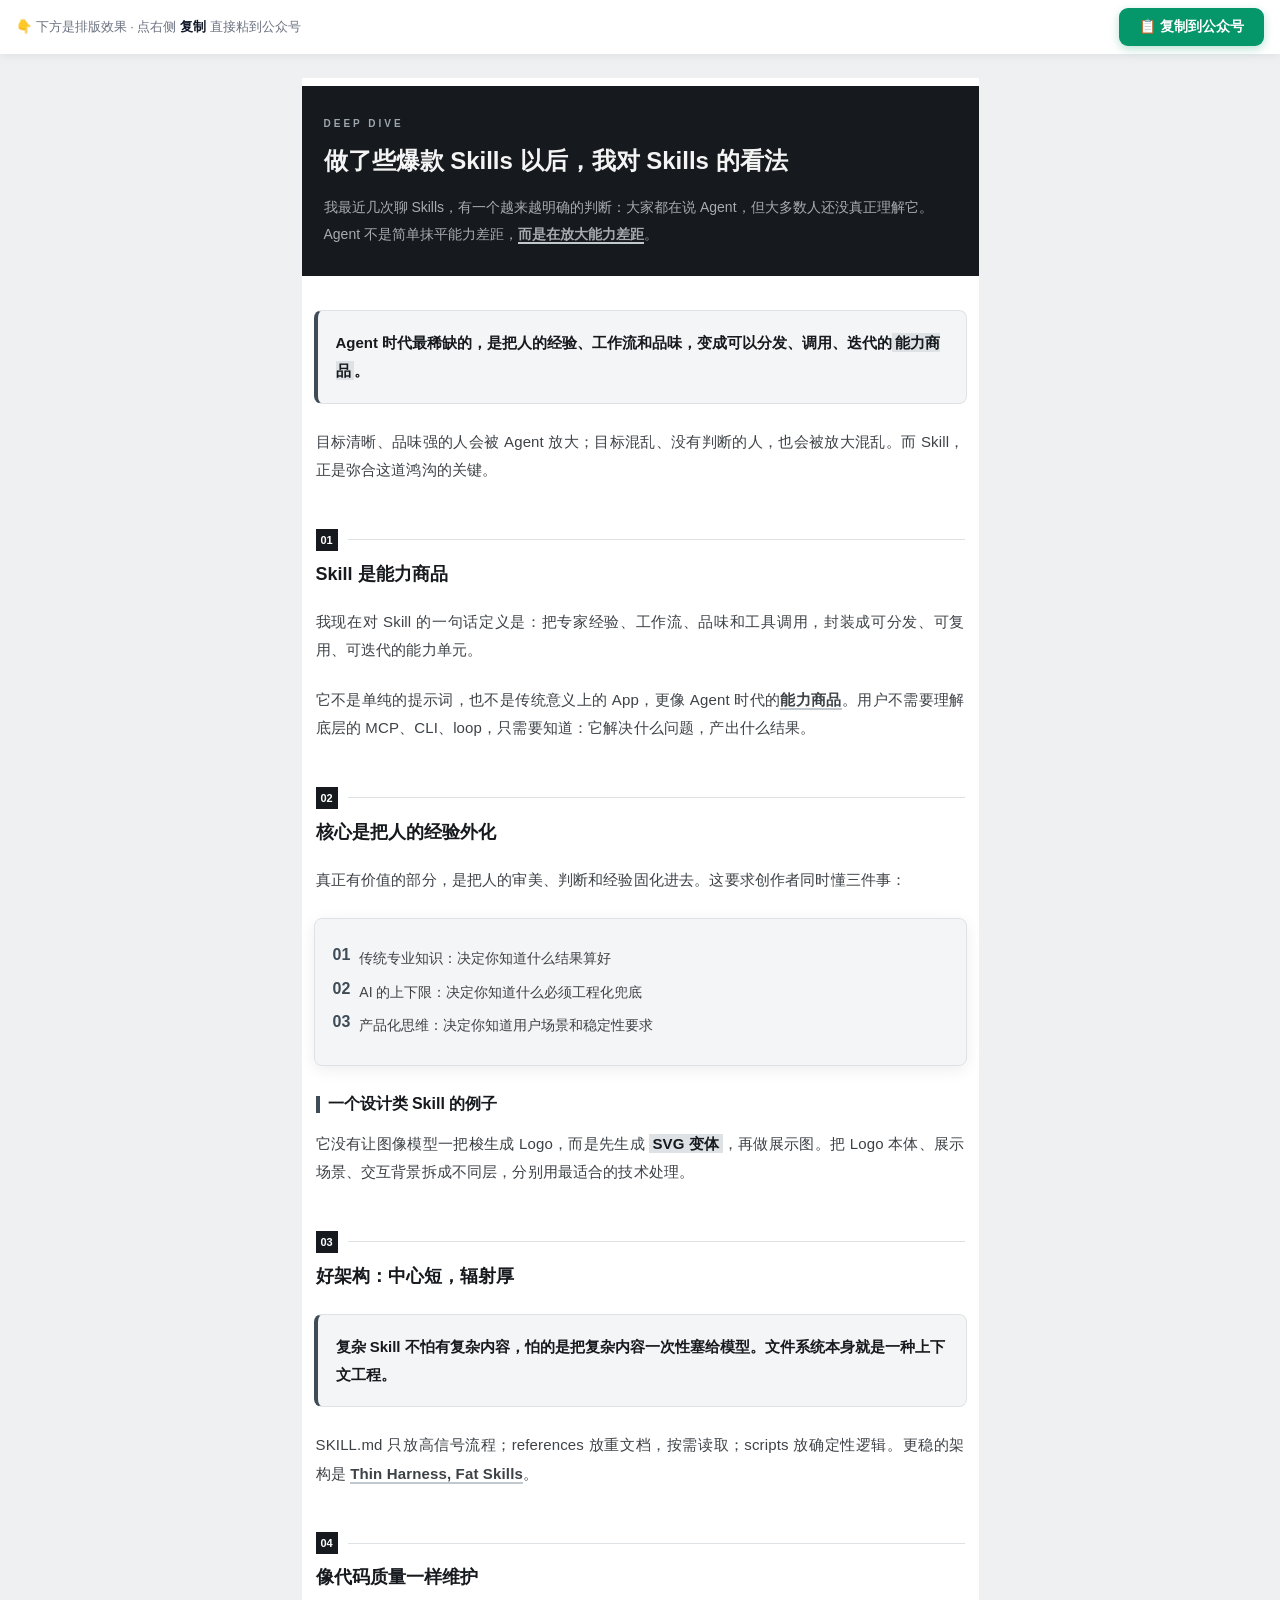
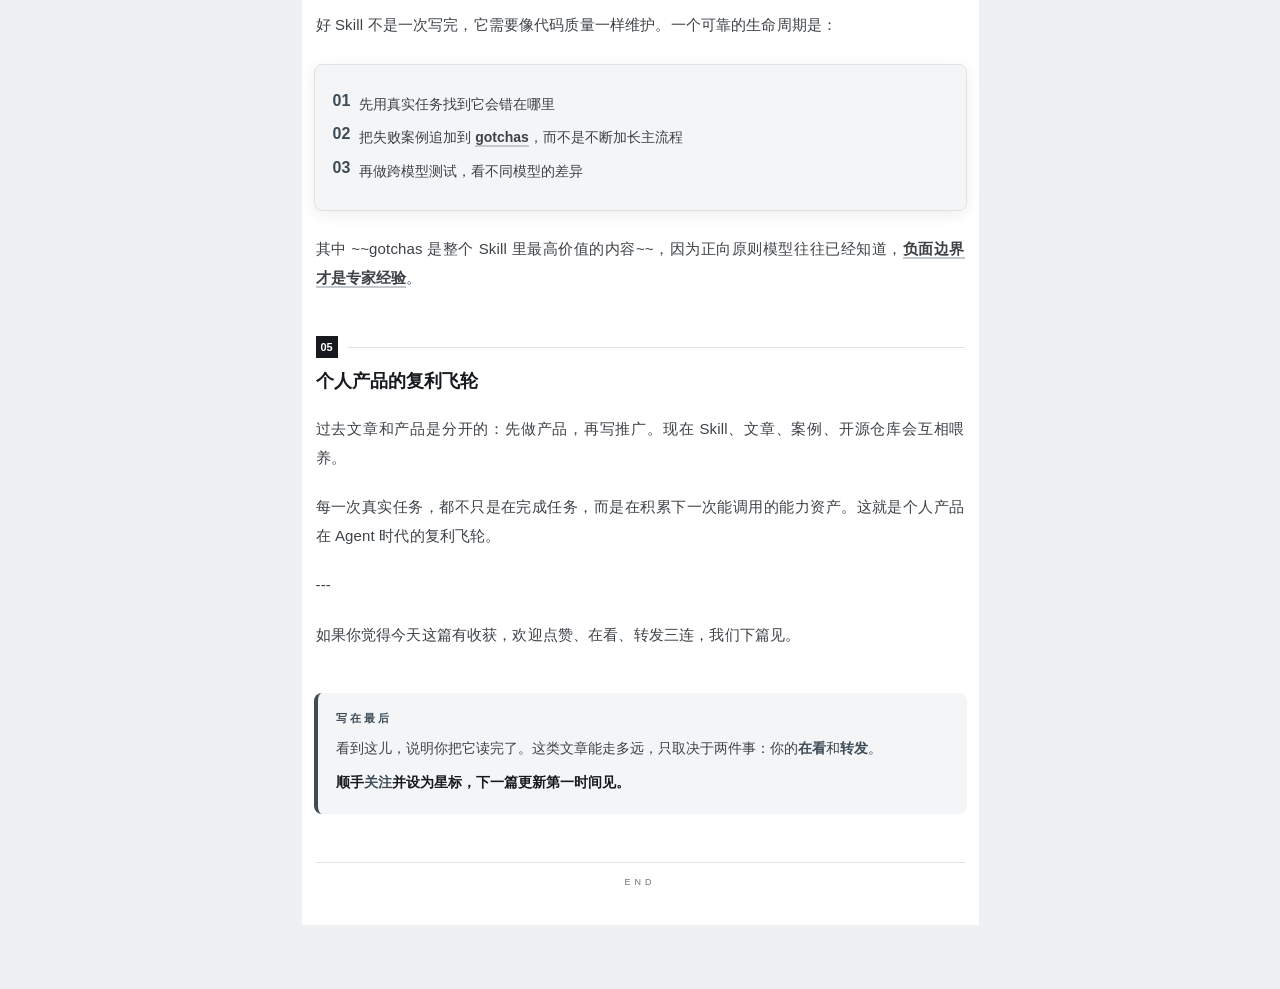
<file: docs/gallery/deep-pool.html>
<!DOCTYPE html>
<html lang="zh-CN">
<head>
<meta charset="UTF-8">
<meta name="viewport" content="width=device-width, initial-scale=1">
<title>gal-deep-pool · 公众号排版预览</title>
<style>
  body{margin:0;background:#eef0f2;font-family:-apple-system,BlinkMacSystemFont,'PingFang SC','Hiragino Sans GB','Microsoft YaHei',sans-serif;-webkit-text-size-adjust:100%;}
  .gzh-toolbar{position:fixed;top:0;left:0;right:0;height:54px;background:#ffffff;box-shadow:0 1px 10px rgba(0,0,0,.08);display:flex;align-items:center;justify-content:space-between;padding:0 16px;z-index:99;}
  .gzh-hint{font-size:13px;color:#6b7280;line-height:1.4;}
  .gzh-hint b{color:#111827;}
  .gzh-copy{background:#059669;color:#fff;border:0;border-radius:9px;padding:10px 20px;font-size:14px;font-weight:700;cursor:pointer;box-shadow:0 3px 10px rgba(5,150,105,.28);white-space:nowrap;transition:transform .08s,background .15s;}
  .gzh-copy:hover{background:#047857;}
  .gzh-copy:active{transform:translateY(1px);}
  .gzh-toast{position:fixed;top:66px;left:50%;transform:translateX(-50%);background:#111827;color:#fff;padding:11px 20px;border-radius:10px;font-size:14px;font-weight:600;opacity:0;pointer-events:none;transition:opacity .25s;z-index:100;box-shadow:0 6px 20px rgba(0,0,0,.25);max-width:88vw;text-align:center;}
  .gzh-toast.show{opacity:1;}
  .gzh-stage{max-width:700px;margin:78px auto 64px;padding:0 8px;}
  @media(max-width:520px){.gzh-hint{max-width:150px;}}
</style>
</head>
<body>
<div class="gzh-toolbar">
  <span class="gzh-hint">👇 下方是排版效果 · 点右侧 <b>复制</b> 直接粘到公众号</span>
  <button class="gzh-copy" id="gzhCopyBtn" onclick="gzhCopy()">📋 复制到公众号</button>
</div>
<div class="gzh-toast" id="gzhToast"></div>
<div class="gzh-stage">
  <div id="gzh-content">
<section style="box-sizing:border-box;max-width:677px;margin:0 auto;padding:8px 0 30px;background:#FFFFFF;color:#3D4247;font-family:-apple-system,BlinkMacSystemFont,Segoe UI,PingFang SC,Hiragino Sans GB,Microsoft YaHei,sans-serif;overflow-x:hidden;"><section style="margin:0 0 34px;padding:32px 22px 28px;background:#16191D;"><p style="margin:0 0 15px;font-size:10px;font-weight:700;letter-spacing:3px;color:#9BA6AE;"><span leaf="">DEEP DIVE</span></p><p style="margin:0 0 15px;font-size:24px;font-weight:750;line-height:1.45;color:#F4F4F4;"><span leaf="">做了些爆款 Skills 以后，我对 Skills 的看法</span></p><p style="margin:0;font-size:14px;line-height:1.95;color:#A8ACB0;"><span leaf="">我最近几次聊 Skills，有一个越来越明确的判断：大家都在说 Agent，但大多数人还没真正理解它。Agent 不是简单抹平能力差距，</span><span style="border-bottom:2px solid #C2C9CE;font-weight:600;"><span leaf="">而是在放大能力差距</span></span><span leaf="">。</span></p></section><section style="margin:24px 12px;padding:18px;background:#FFFFFF;border:1px solid #DFE2E4;border-radius:8px;box-shadow:0 4px 16px rgba(0,0,0,0.07);background:#F4F5F6;border-left:4px solid #3E4C57;box-shadow:none;"><p style="margin:0;font-size:15px;line-height:1.85;color:#16191D;font-weight:650;"><span leaf="">Agent 时代最稀缺的，是把人的经验、工作流和品味，变成可以分发、调用、迭代的</span><span style="background:#DFE2E4;color:#16191D;padding:1px 3px;font-weight:600;"><span leaf="">能力商品</span></span><span leaf="">。</span></p></section><p style="margin:0 14px 21px;font-size:15px;line-height:1.9;letter-spacing:0.15px;text-align:justify;color:#3D4247;"><span leaf="">目标清晰、品味强的人会被 Agent 放大；目标混乱、没有判断的人，也会被放大混乱。而 Skill，正是弥合这道鸿沟的关键。</span></p><section style="margin:44px 14px 20px;"><section style="display:flex;align-items:center;margin-bottom:10px;"><span style="display:inline-block;width:22px;height:22px;background:#16191D;color:#FFFFFF;font-size:11px;font-weight:800;text-align:center;line-height:22px;"><span leaf="">01</span></span><span style="flex:1;height:1px;background:#DFE2E4;margin-left:10px;"><span leaf=""> </span></span></section><p style="margin:0;font-size:18px;font-weight:750;line-height:1.5;color:#16191D;"><span leaf="">Skill 是能力商品</span></p></section><p style="margin:0 14px 21px;font-size:15px;line-height:1.9;letter-spacing:0.15px;text-align:justify;color:#3D4247;"><span leaf="">我现在对 Skill 的一句话定义是：把专家经验、工作流、品味和工具调用，封装成可分发、可复用、可迭代的能力单元。</span></p><p style="margin:0 14px 21px;font-size:15px;line-height:1.9;letter-spacing:0.15px;text-align:justify;color:#3D4247;"><span leaf="">它不是单纯的提示词，也不是传统意义上的 App，更像 Agent 时代的</span><span style="border-bottom:2px solid #C2C9CE;font-weight:600;"><span leaf="">能力商品</span></span><span leaf="">。用户不需要理解底层的 MCP、CLI、loop，只需要知道：它解决什么问题，产出什么结果。</span></p><section style="margin:44px 14px 20px;"><section style="display:flex;align-items:center;margin-bottom:10px;"><span style="display:inline-block;width:22px;height:22px;background:#16191D;color:#FFFFFF;font-size:11px;font-weight:800;text-align:center;line-height:22px;"><span leaf="">02</span></span><span style="flex:1;height:1px;background:#DFE2E4;margin-left:10px;"><span leaf=""> </span></span></section><p style="margin:0;font-size:18px;font-weight:750;line-height:1.5;color:#16191D;"><span leaf="">核心是把人的经验外化</span></p></section><p style="margin:0 14px 21px;font-size:15px;line-height:1.9;letter-spacing:0.15px;text-align:justify;color:#3D4247;"><span leaf="">真正有价值的部分，是把人的审美、判断和经验固化进去。这要求创作者同时懂三件事：</span></p><section style="margin:24px 12px;padding:18px;background:#FFFFFF;border:1px solid #DFE2E4;border-radius:8px;box-shadow:0 4px 16px rgba(0,0,0,0.07);background:#F4F5F6;"><section style="display:flex;align-items:flex-start;margin:9px 0;"><p style="margin:0 9px 0 0;color:#3E4C57;font-weight:900;"><span leaf="">01</span></p><p style="margin:0;flex:1;font-size:14px;line-height:1.75;color:#3D4247;"><span leaf="">传统专业知识：决定你知道什么结果算好</span></p></section><section style="display:flex;align-items:flex-start;margin:9px 0;"><p style="margin:0 9px 0 0;color:#3E4C57;font-weight:900;"><span leaf="">02</span></p><p style="margin:0;flex:1;font-size:14px;line-height:1.75;color:#3D4247;"><span leaf="">AI 的上下限：决定你知道什么必须工程化兜底</span></p></section><section style="display:flex;align-items:flex-start;margin:9px 0;"><p style="margin:0 9px 0 0;color:#3E4C57;font-weight:900;"><span leaf="">03</span></p><p style="margin:0;flex:1;font-size:14px;line-height:1.75;color:#3D4247;"><span leaf="">产品化思维：决定你知道用户场景和稳定性要求</span></p></section></section><section style="margin:28px 14px 15px;display:flex;align-items:center;gap:8px;"><span style="width:4px;height:17px;background:#3E4C57;display:inline-block;"><span leaf=""> </span></span><p style="margin:0;font-size:16px;font-weight:800;color:#16191D;"><span leaf="">一个设计类 Skill 的例子</span></p></section><p style="margin:0 14px 21px;font-size:15px;line-height:1.9;letter-spacing:0.15px;text-align:justify;color:#3D4247;"><span leaf="">它没有让图像模型一把梭生成 Logo，而是先生成 </span><span style="background:#DFE2E4;color:#16191D;padding:1px 3px;font-weight:600;"><span leaf="">SVG 变体</span></span><span leaf="">，再做展示图。把 Logo 本体、展示场景、交互背景拆成不同层，分别用最适合的技术处理。</span></p><section style="margin:44px 14px 20px;"><section style="display:flex;align-items:center;margin-bottom:10px;"><span style="display:inline-block;width:22px;height:22px;background:#16191D;color:#FFFFFF;font-size:11px;font-weight:800;text-align:center;line-height:22px;"><span leaf="">03</span></span><span style="flex:1;height:1px;background:#DFE2E4;margin-left:10px;"><span leaf=""> </span></span></section><p style="margin:0;font-size:18px;font-weight:750;line-height:1.5;color:#16191D;"><span leaf="">好架构：中心短，辐射厚</span></p></section><section style="margin:24px 12px;padding:18px;background:#FFFFFF;border:1px solid #DFE2E4;border-radius:8px;box-shadow:0 4px 16px rgba(0,0,0,0.07);background:#F4F5F6;border-left:4px solid #3E4C57;box-shadow:none;"><p style="margin:0;font-size:15px;line-height:1.85;color:#16191D;font-weight:650;"><span leaf="">复杂 Skill 不怕有复杂内容，怕的是把复杂内容一次性塞给模型。文件系统本身就是一种上下文工程。</span></p></section><p style="margin:0 14px 21px;font-size:15px;line-height:1.9;letter-spacing:0.15px;text-align:justify;color:#3D4247;"><span leaf="">SKILL.md 只放高信号流程；references 放重文档，按需读取；scripts 放确定性逻辑。更稳的架构是 </span><span style="border-bottom:2px solid #C2C9CE;font-weight:600;"><span leaf="">Thin Harness, Fat Skills</span></span><span leaf="">。</span></p><section style="margin:44px 14px 20px;"><section style="display:flex;align-items:center;margin-bottom:10px;"><span style="display:inline-block;width:22px;height:22px;background:#16191D;color:#FFFFFF;font-size:11px;font-weight:800;text-align:center;line-height:22px;"><span leaf="">04</span></span><span style="flex:1;height:1px;background:#DFE2E4;margin-left:10px;"><span leaf=""> </span></span></section><p style="margin:0;font-size:18px;font-weight:750;line-height:1.5;color:#16191D;"><span leaf="">像代码质量一样维护</span></p></section><p style="margin:0 14px 21px;font-size:15px;line-height:1.9;letter-spacing:0.15px;text-align:justify;color:#3D4247;"><span leaf="">好 Skill 不是一次写完，它需要像代码质量一样维护。一个可靠的生命周期是：</span></p><section style="margin:24px 12px;padding:18px;background:#FFFFFF;border:1px solid #DFE2E4;border-radius:8px;box-shadow:0 4px 16px rgba(0,0,0,0.07);background:#F4F5F6;"><section style="display:flex;align-items:flex-start;margin:9px 0;"><p style="margin:0 9px 0 0;color:#3E4C57;font-weight:900;"><span leaf="">01</span></p><p style="margin:0;flex:1;font-size:14px;line-height:1.75;color:#3D4247;"><span leaf="">先用真实任务找到它会错在哪里</span></p></section><section style="display:flex;align-items:flex-start;margin:9px 0;"><p style="margin:0 9px 0 0;color:#3E4C57;font-weight:900;"><span leaf="">02</span></p><p style="margin:0;flex:1;font-size:14px;line-height:1.75;color:#3D4247;"><span leaf="">把失败案例追加到 </span><span style="border-bottom:2px solid #C2C9CE;font-weight:600;"><span leaf="">gotchas</span></span><span leaf="">，而不是不断加长主流程</span></p></section><section style="display:flex;align-items:flex-start;margin:9px 0;"><p style="margin:0 9px 0 0;color:#3E4C57;font-weight:900;"><span leaf="">03</span></p><p style="margin:0;flex:1;font-size:14px;line-height:1.75;color:#3D4247;"><span leaf="">再做跨模型测试，看不同模型的差异</span></p></section></section><p style="margin:0 14px 21px;font-size:15px;line-height:1.9;letter-spacing:0.15px;text-align:justify;color:#3D4247;"><span leaf="">其中 ~~gotchas 是整个 Skill 里最高价值的内容~~，因为正向原则模型往往已经知道，</span><span style="border-bottom:2px solid #C2C9CE;font-weight:600;"><span leaf="">负面边界才是专家经验</span></span><span leaf="">。</span></p><section style="margin:44px 14px 20px;"><section style="display:flex;align-items:center;margin-bottom:10px;"><span style="display:inline-block;width:22px;height:22px;background:#16191D;color:#FFFFFF;font-size:11px;font-weight:800;text-align:center;line-height:22px;"><span leaf="">05</span></span><span style="flex:1;height:1px;background:#DFE2E4;margin-left:10px;"><span leaf=""> </span></span></section><p style="margin:0;font-size:18px;font-weight:750;line-height:1.5;color:#16191D;"><span leaf="">个人产品的复利飞轮</span></p></section><p style="margin:0 14px 21px;font-size:15px;line-height:1.9;letter-spacing:0.15px;text-align:justify;color:#3D4247;"><span leaf="">过去文章和产品是分开的：先做产品，再写推广。现在 Skill、文章、案例、开源仓库会互相喂养。</span></p><p style="margin:0 14px 21px;font-size:15px;line-height:1.9;letter-spacing:0.15px;text-align:justify;color:#3D4247;"><span leaf="">每一次真实任务，都不只是在完成任务，而是在积累下一次能调用的能力资产。这就是个人产品在 Agent 时代的复利飞轮。</span></p><p style="margin:0 14px 21px;font-size:15px;line-height:1.9;letter-spacing:0.15px;text-align:justify;color:#3D4247;"><span leaf="">---</span></p><p style="margin:0 14px 21px;font-size:15px;line-height:1.9;letter-spacing:0.15px;text-align:justify;color:#3D4247;"><span leaf="">如果你觉得今天这篇有收获，欢迎点赞、在看、转发三连，我们下篇见。</span></p><section style="margin:44px 12px 0;background:#F4F5F6;border-radius:8px;border-left:4px solid #3E4C57;padding:18px 18px;"><p style="margin:0 0 10px;font-size:11px;font-weight:800;letter-spacing:3px;color:#3E4C57;"><span leaf="">写在最后</span></p><p style="margin:0 0 8px;font-size:14px;line-height:1.85;color:#3D4247;"><span leaf="">看到这儿，说明你把它读完了。这类文章能走多远，只取决于两件事：你的</span><span style="font-weight:800;color:#3E4C57;"><span leaf="">在看</span></span><span leaf="">和</span><span style="font-weight:800;color:#3E4C57;"><span leaf="">转发</span></span><span leaf="">。</span></p><p style="margin:0;font-size:14px;line-height:1.85;font-weight:700;color:#16191D;"><span leaf="">顺手</span><span style="font-weight:800;color:#3E4C57;"><span leaf="">关注</span></span><span leaf="">并设为星标，下一篇更新第一时间见。</span></p></section><section style="margin:48px 14px 8px;text-align:center;"><section style="height:1px;background:#DFE2E4;margin-bottom:14px;"><span leaf=""> </span></section><p style="margin:0;font-size:9px;color:#6E7276;letter-spacing:4px;"><span leaf="">END</span></p></section></section>
  </div>
</div>
<script>
  function gzhShowToast(msg){
    var t=document.getElementById('gzhToast');
    t.textContent=msg;t.classList.add('show');
    clearTimeout(t._timer);
    t._timer=setTimeout(function(){t.classList.remove('show');},2800);
  }
  function gzhCopy(){
    var el=document.getElementById('gzh-content');
    // 选中渲染后的富文本节点并复制（等价于手动 Ctrl+A / Ctrl+C，保留全部样式）
    var range=document.createRange();
    range.selectNodeContents(el);
    var sel=window.getSelection();
    sel.removeAllRanges();
    sel.addRange(range);
    var ok=false;
    try{ok=document.execCommand('copy');}catch(e){ok=false;}
    sel.removeAllRanges();
    var btn=document.getElementById('gzhCopyBtn');
    if(ok){
      gzhShowToast('✅ 已复制！去公众号编辑器按 Ctrl/⌘+V 粘贴即可');
      var old=btn.textContent;btn.textContent='✅ 已复制';
      setTimeout(function(){btn.textContent=old;},2200);
    }else{
      gzhShowToast('⚠ 自动复制失败，请手动全选(Ctrl/⌘+A)再复制(Ctrl/⌘+C)');
    }
  }
</script>
</body>
</html>
</file>
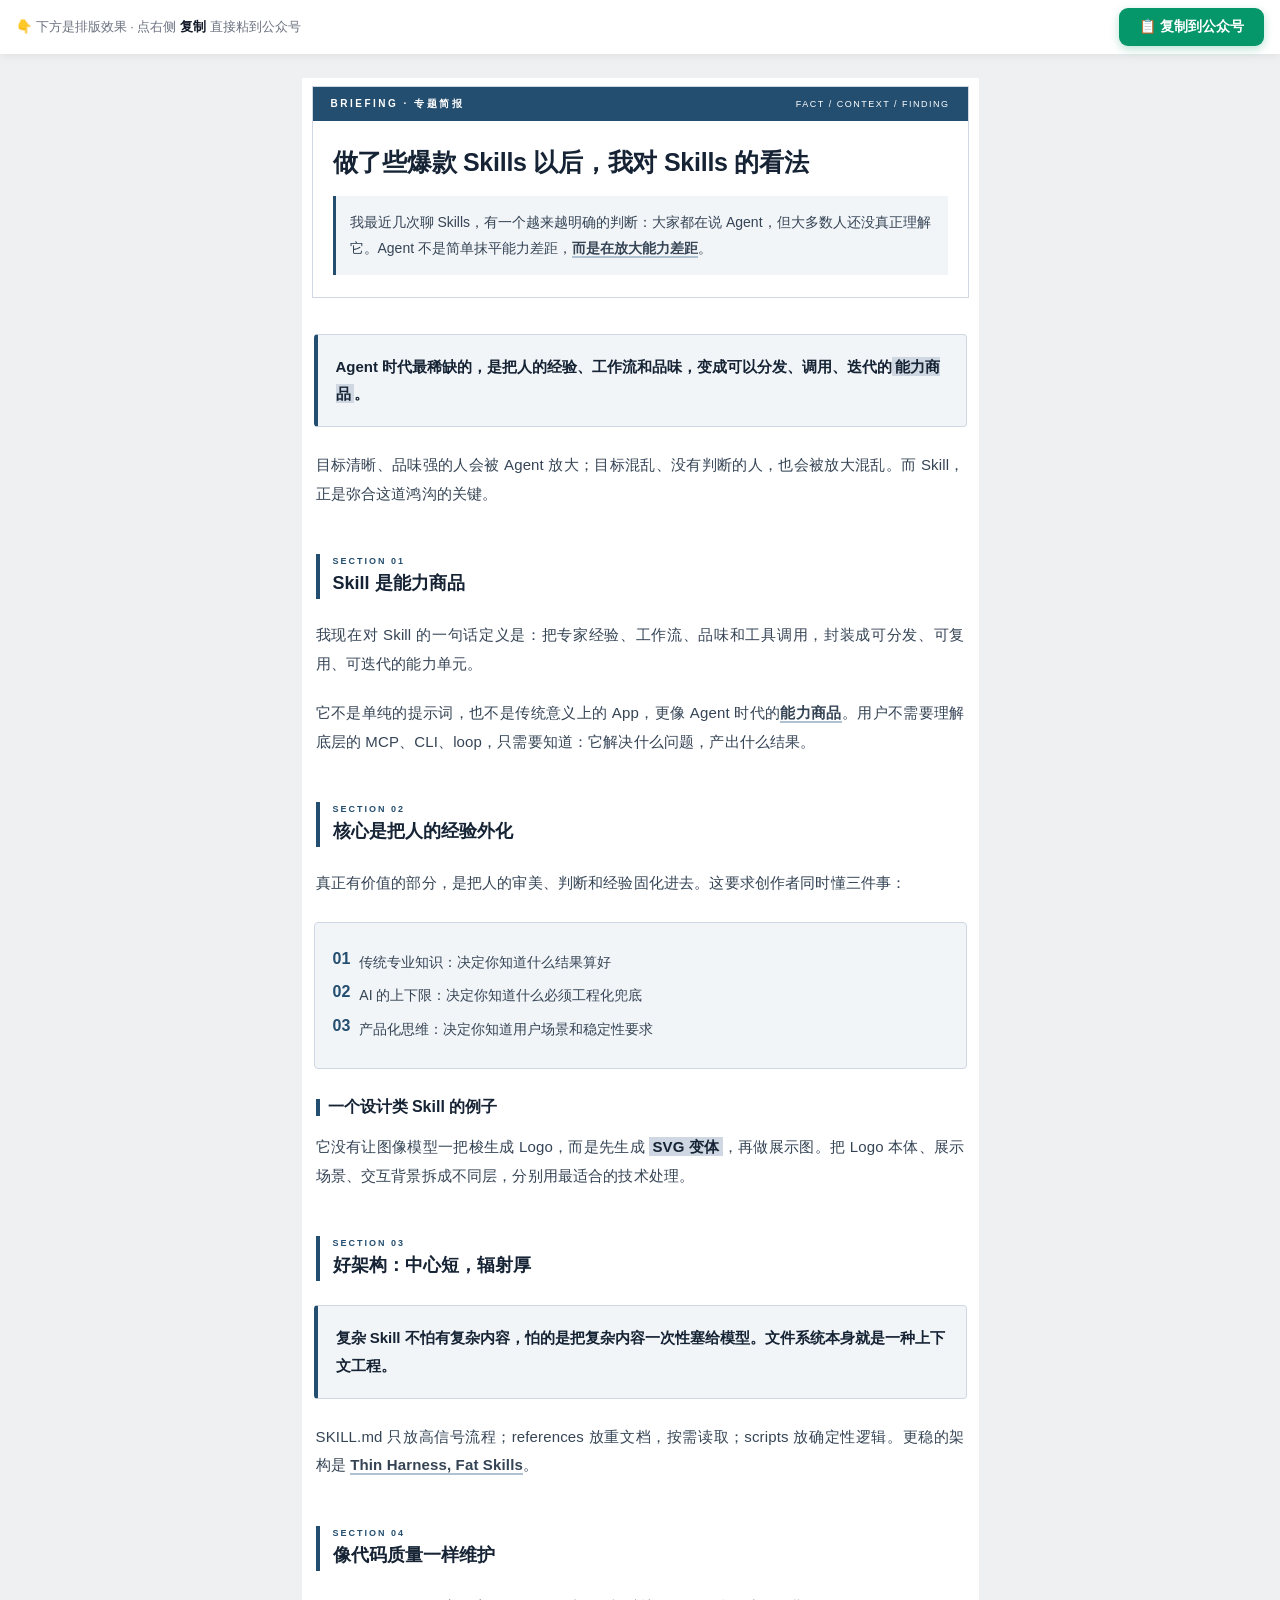
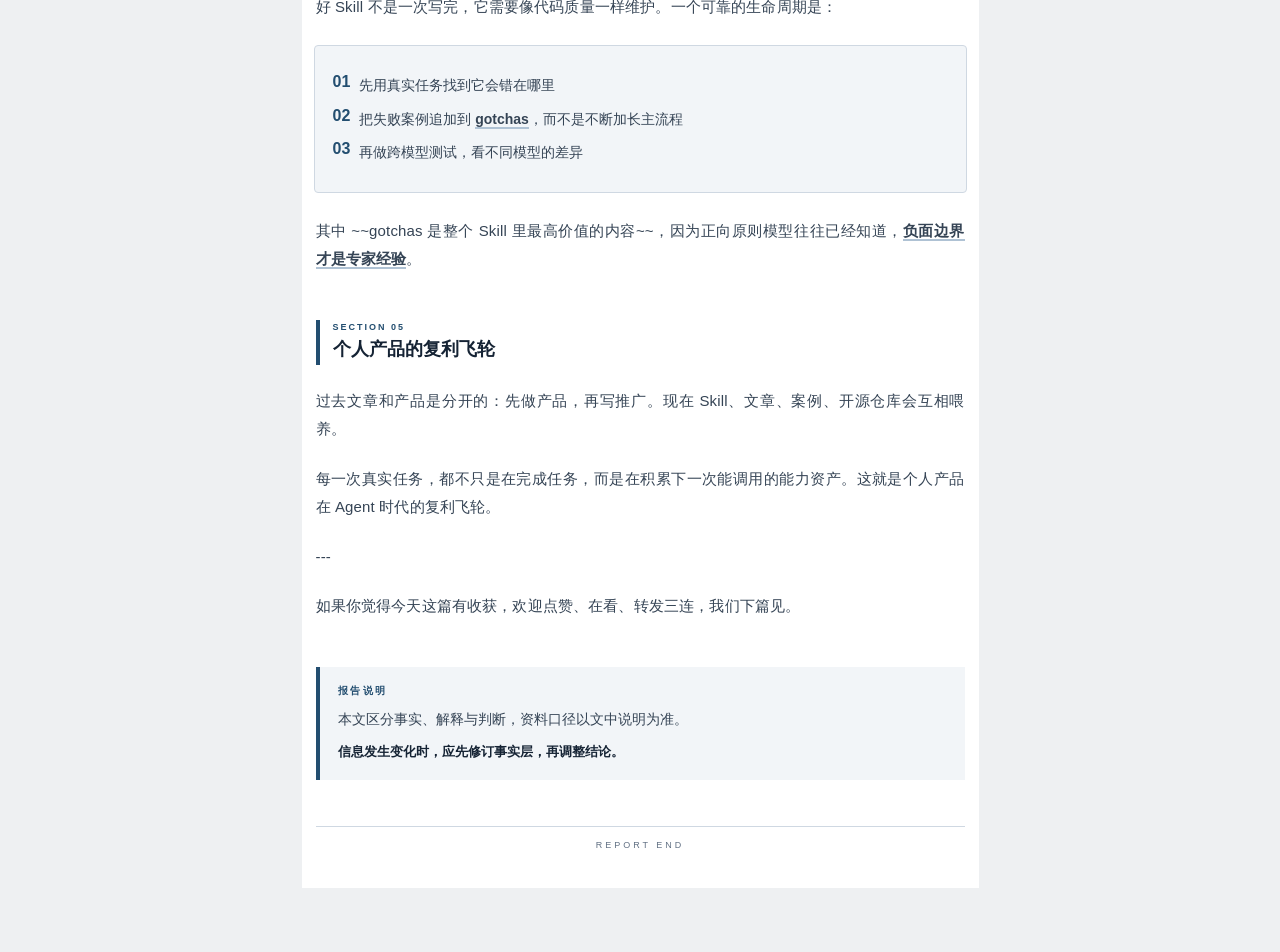
<file: docs/gallery/formal-brief.html>
<!DOCTYPE html>
<html lang="zh-CN">
<head>
<meta charset="UTF-8">
<meta name="viewport" content="width=device-width, initial-scale=1">
<title>gal-formal-brief · 公众号排版预览</title>
<style>
  body{margin:0;background:#eef0f2;font-family:-apple-system,BlinkMacSystemFont,'PingFang SC','Hiragino Sans GB','Microsoft YaHei',sans-serif;-webkit-text-size-adjust:100%;}
  .gzh-toolbar{position:fixed;top:0;left:0;right:0;height:54px;background:#ffffff;box-shadow:0 1px 10px rgba(0,0,0,.08);display:flex;align-items:center;justify-content:space-between;padding:0 16px;z-index:99;}
  .gzh-hint{font-size:13px;color:#6b7280;line-height:1.4;}
  .gzh-hint b{color:#111827;}
  .gzh-copy{background:#059669;color:#fff;border:0;border-radius:9px;padding:10px 20px;font-size:14px;font-weight:700;cursor:pointer;box-shadow:0 3px 10px rgba(5,150,105,.28);white-space:nowrap;transition:transform .08s,background .15s;}
  .gzh-copy:hover{background:#047857;}
  .gzh-copy:active{transform:translateY(1px);}
  .gzh-toast{position:fixed;top:66px;left:50%;transform:translateX(-50%);background:#111827;color:#fff;padding:11px 20px;border-radius:10px;font-size:14px;font-weight:600;opacity:0;pointer-events:none;transition:opacity .25s;z-index:100;box-shadow:0 6px 20px rgba(0,0,0,.25);max-width:88vw;text-align:center;}
  .gzh-toast.show{opacity:1;}
  .gzh-stage{max-width:700px;margin:78px auto 64px;padding:0 8px;}
  @media(max-width:520px){.gzh-hint{max-width:150px;}}
</style>
</head>
<body>
<div class="gzh-toolbar">
  <span class="gzh-hint">👇 下方是排版效果 · 点右侧 <b>复制</b> 直接粘到公众号</span>
  <button class="gzh-copy" id="gzhCopyBtn" onclick="gzhCopy()">📋 复制到公众号</button>
</div>
<div class="gzh-toast" id="gzhToast"></div>
<div class="gzh-stage">
  <div id="gzh-content">
<section style="box-sizing:border-box;max-width:677px;margin:0 auto;padding:8px 0 30px;background:#FFFFFF;color:#354455;font-family:-apple-system,BlinkMacSystemFont,Segoe UI,PingFang SC,Hiragino Sans GB,Microsoft YaHei,sans-serif;overflow-x:hidden;"><section style="margin:0 10px 36px;border:1px solid #CFD8E2;"><section style="background:#234E70;padding:10px 18px;display:flex;align-items:center;justify-content:space-between;"><p style="margin:0;font-size:10px;font-weight:800;letter-spacing:2.5px;color:#FFFFFF;"><span leaf="">BRIEFING · 专题简报</span></p><p style="margin:0;font-size:9px;letter-spacing:1.5px;color:#FFFFFF;"><span leaf="">FACT / CONTEXT / FINDING</span></p></section><section style="padding:24px 20px 22px;"><p style="margin:0 0 15px;font-size:25px;font-weight:800;line-height:1.42;color:#152334;letter-spacing:-0.25px;"><span leaf="">做了些爆款 Skills 以后，我对 Skills 的看法</span></p><p style="margin:0;padding:13px 14px;background:#F2F5F8;border-left:3px solid #234E70;font-size:14px;line-height:1.9;color:#354455;"><span leaf="">我最近几次聊 Skills，有一个越来越明确的判断：大家都在说 Agent，但大多数人还没真正理解它。Agent 不是简单抹平能力差距，</span><span style="border-bottom:2px solid #AFC2D4;font-weight:650;"><span leaf="">而是在放大能力差距</span></span><span leaf="">。</span></p></section></section><section style="margin:24px 12px;padding:18px;background:#FFFFFF;border:1px solid #CFD8E2;border-radius:4px;box-shadow:none;background:#F2F5F8;border-left:4px solid #234E70;box-shadow:none;"><p style="margin:0;font-size:15px;line-height:1.85;color:#152334;font-weight:650;"><span leaf="">Agent 时代最稀缺的，是把人的经验、工作流和品味，变成可以分发、调用、迭代的</span><span style="background:#CFD8E2;color:#152334;padding:1px 3px;font-weight:600;"><span leaf="">能力商品</span></span><span leaf="">。</span></p></section><p style="margin:0 14px 21px;font-size:15px;line-height:1.9;letter-spacing:0.15px;text-align:justify;color:#354455;"><span leaf="">目标清晰、品味强的人会被 Agent 放大；目标混乱、没有判断的人，也会被放大混乱。而 Skill，正是弥合这道鸿沟的关键。</span></p><section style="margin:46px 14px 22px;border-left:4px solid #234E70;padding:2px 0 2px 13px;"><p style="margin:0 0 4px;font-size:9px;font-weight:800;letter-spacing:2px;color:#234E70;"><span leaf="">SECTION 01</span></p><p style="margin:0;font-size:18px;font-weight:800;line-height:1.5;color:#152334;"><span leaf="">Skill 是能力商品</span></p></section><p style="margin:0 14px 21px;font-size:15px;line-height:1.9;letter-spacing:0.15px;text-align:justify;color:#354455;"><span leaf="">我现在对 Skill 的一句话定义是：把专家经验、工作流、品味和工具调用，封装成可分发、可复用、可迭代的能力单元。</span></p><p style="margin:0 14px 21px;font-size:15px;line-height:1.9;letter-spacing:0.15px;text-align:justify;color:#354455;"><span leaf="">它不是单纯的提示词，也不是传统意义上的 App，更像 Agent 时代的</span><span style="border-bottom:2px solid #AFC2D4;font-weight:650;"><span leaf="">能力商品</span></span><span leaf="">。用户不需要理解底层的 MCP、CLI、loop，只需要知道：它解决什么问题，产出什么结果。</span></p><section style="margin:46px 14px 22px;border-left:4px solid #234E70;padding:2px 0 2px 13px;"><p style="margin:0 0 4px;font-size:9px;font-weight:800;letter-spacing:2px;color:#234E70;"><span leaf="">SECTION 02</span></p><p style="margin:0;font-size:18px;font-weight:800;line-height:1.5;color:#152334;"><span leaf="">核心是把人的经验外化</span></p></section><p style="margin:0 14px 21px;font-size:15px;line-height:1.9;letter-spacing:0.15px;text-align:justify;color:#354455;"><span leaf="">真正有价值的部分，是把人的审美、判断和经验固化进去。这要求创作者同时懂三件事：</span></p><section style="margin:24px 12px;padding:18px;background:#FFFFFF;border:1px solid #CFD8E2;border-radius:4px;box-shadow:none;background:#F2F5F8;"><section style="display:flex;align-items:flex-start;margin:9px 0;"><p style="margin:0 9px 0 0;color:#234E70;font-weight:900;"><span leaf="">01</span></p><p style="margin:0;flex:1;font-size:14px;line-height:1.75;color:#354455;"><span leaf="">传统专业知识：决定你知道什么结果算好</span></p></section><section style="display:flex;align-items:flex-start;margin:9px 0;"><p style="margin:0 9px 0 0;color:#234E70;font-weight:900;"><span leaf="">02</span></p><p style="margin:0;flex:1;font-size:14px;line-height:1.75;color:#354455;"><span leaf="">AI 的上下限：决定你知道什么必须工程化兜底</span></p></section><section style="display:flex;align-items:flex-start;margin:9px 0;"><p style="margin:0 9px 0 0;color:#234E70;font-weight:900;"><span leaf="">03</span></p><p style="margin:0;flex:1;font-size:14px;line-height:1.75;color:#354455;"><span leaf="">产品化思维：决定你知道用户场景和稳定性要求</span></p></section></section><section style="margin:28px 14px 15px;display:flex;align-items:center;gap:8px;"><span style="width:4px;height:17px;background:#234E70;display:inline-block;"><span leaf=""> </span></span><p style="margin:0;font-size:16px;font-weight:800;color:#152334;"><span leaf="">一个设计类 Skill 的例子</span></p></section><p style="margin:0 14px 21px;font-size:15px;line-height:1.9;letter-spacing:0.15px;text-align:justify;color:#354455;"><span leaf="">它没有让图像模型一把梭生成 Logo，而是先生成 </span><span style="background:#CFD8E2;color:#152334;padding:1px 3px;font-weight:600;"><span leaf="">SVG 变体</span></span><span leaf="">，再做展示图。把 Logo 本体、展示场景、交互背景拆成不同层，分别用最适合的技术处理。</span></p><section style="margin:46px 14px 22px;border-left:4px solid #234E70;padding:2px 0 2px 13px;"><p style="margin:0 0 4px;font-size:9px;font-weight:800;letter-spacing:2px;color:#234E70;"><span leaf="">SECTION 03</span></p><p style="margin:0;font-size:18px;font-weight:800;line-height:1.5;color:#152334;"><span leaf="">好架构：中心短，辐射厚</span></p></section><section style="margin:24px 12px;padding:18px;background:#FFFFFF;border:1px solid #CFD8E2;border-radius:4px;box-shadow:none;background:#F2F5F8;border-left:4px solid #234E70;box-shadow:none;"><p style="margin:0;font-size:15px;line-height:1.85;color:#152334;font-weight:650;"><span leaf="">复杂 Skill 不怕有复杂内容，怕的是把复杂内容一次性塞给模型。文件系统本身就是一种上下文工程。</span></p></section><p style="margin:0 14px 21px;font-size:15px;line-height:1.9;letter-spacing:0.15px;text-align:justify;color:#354455;"><span leaf="">SKILL.md 只放高信号流程；references 放重文档，按需读取；scripts 放确定性逻辑。更稳的架构是 </span><span style="border-bottom:2px solid #AFC2D4;font-weight:650;"><span leaf="">Thin Harness, Fat Skills</span></span><span leaf="">。</span></p><section style="margin:46px 14px 22px;border-left:4px solid #234E70;padding:2px 0 2px 13px;"><p style="margin:0 0 4px;font-size:9px;font-weight:800;letter-spacing:2px;color:#234E70;"><span leaf="">SECTION 04</span></p><p style="margin:0;font-size:18px;font-weight:800;line-height:1.5;color:#152334;"><span leaf="">像代码质量一样维护</span></p></section><p style="margin:0 14px 21px;font-size:15px;line-height:1.9;letter-spacing:0.15px;text-align:justify;color:#354455;"><span leaf="">好 Skill 不是一次写完，它需要像代码质量一样维护。一个可靠的生命周期是：</span></p><section style="margin:24px 12px;padding:18px;background:#FFFFFF;border:1px solid #CFD8E2;border-radius:4px;box-shadow:none;background:#F2F5F8;"><section style="display:flex;align-items:flex-start;margin:9px 0;"><p style="margin:0 9px 0 0;color:#234E70;font-weight:900;"><span leaf="">01</span></p><p style="margin:0;flex:1;font-size:14px;line-height:1.75;color:#354455;"><span leaf="">先用真实任务找到它会错在哪里</span></p></section><section style="display:flex;align-items:flex-start;margin:9px 0;"><p style="margin:0 9px 0 0;color:#234E70;font-weight:900;"><span leaf="">02</span></p><p style="margin:0;flex:1;font-size:14px;line-height:1.75;color:#354455;"><span leaf="">把失败案例追加到 </span><span style="border-bottom:2px solid #AFC2D4;font-weight:650;"><span leaf="">gotchas</span></span><span leaf="">，而不是不断加长主流程</span></p></section><section style="display:flex;align-items:flex-start;margin:9px 0;"><p style="margin:0 9px 0 0;color:#234E70;font-weight:900;"><span leaf="">03</span></p><p style="margin:0;flex:1;font-size:14px;line-height:1.75;color:#354455;"><span leaf="">再做跨模型测试，看不同模型的差异</span></p></section></section><p style="margin:0 14px 21px;font-size:15px;line-height:1.9;letter-spacing:0.15px;text-align:justify;color:#354455;"><span leaf="">其中 ~~gotchas 是整个 Skill 里最高价值的内容~~，因为正向原则模型往往已经知道，</span><span style="border-bottom:2px solid #AFC2D4;font-weight:650;"><span leaf="">负面边界才是专家经验</span></span><span leaf="">。</span></p><section style="margin:46px 14px 22px;border-left:4px solid #234E70;padding:2px 0 2px 13px;"><p style="margin:0 0 4px;font-size:9px;font-weight:800;letter-spacing:2px;color:#234E70;"><span leaf="">SECTION 05</span></p><p style="margin:0;font-size:18px;font-weight:800;line-height:1.5;color:#152334;"><span leaf="">个人产品的复利飞轮</span></p></section><p style="margin:0 14px 21px;font-size:15px;line-height:1.9;letter-spacing:0.15px;text-align:justify;color:#354455;"><span leaf="">过去文章和产品是分开的：先做产品，再写推广。现在 Skill、文章、案例、开源仓库会互相喂养。</span></p><p style="margin:0 14px 21px;font-size:15px;line-height:1.9;letter-spacing:0.15px;text-align:justify;color:#354455;"><span leaf="">每一次真实任务，都不只是在完成任务，而是在积累下一次能调用的能力资产。这就是个人产品在 Agent 时代的复利飞轮。</span></p><p style="margin:0 14px 21px;font-size:15px;line-height:1.9;letter-spacing:0.15px;text-align:justify;color:#354455;"><span leaf="">---</span></p><p style="margin:0 14px 21px;font-size:15px;line-height:1.9;letter-spacing:0.15px;text-align:justify;color:#354455;"><span leaf="">如果你觉得今天这篇有收获，欢迎点赞、在看、转发三连，我们下篇见。</span></p><section style="margin:46px 14px 0;background:#F2F5F8;border-left:4px solid #234E70;padding:17px 18px;"><p style="margin:0 0 9px;font-size:10px;font-weight:800;letter-spacing:2.5px;color:#234E70;"><span leaf="">报告说明</span></p><p style="margin:0 0 7px;font-size:14px;line-height:1.85;color:#354455;"><span leaf="">本文区分事实、解释与判断，资料口径以文中说明为准。</span></p><p style="margin:0;font-size:13px;line-height:1.8;font-weight:700;color:#152334;"><span leaf="">信息发生变化时，应先修订事实层，再调整结论。</span></p></section><section style="margin:46px 14px 8px;text-align:center;"><section style="height:1px;background:#CFD8E2;margin-bottom:13px;line-height:0;"><span leaf=""> </span></section><p style="margin:0;font-size:9px;color:#627184;letter-spacing:3px;"><span leaf="">REPORT END</span></p></section></section>
  </div>
</div>
<script>
  function gzhShowToast(msg){
    var t=document.getElementById('gzhToast');
    t.textContent=msg;t.classList.add('show');
    clearTimeout(t._timer);
    t._timer=setTimeout(function(){t.classList.remove('show');},2800);
  }
  function gzhCopy(){
    var el=document.getElementById('gzh-content');
    // 选中渲染后的富文本节点并复制（等价于手动 Ctrl+A / Ctrl+C，保留全部样式）
    var range=document.createRange();
    range.selectNodeContents(el);
    var sel=window.getSelection();
    sel.removeAllRanges();
    sel.addRange(range);
    var ok=false;
    try{ok=document.execCommand('copy');}catch(e){ok=false;}
    sel.removeAllRanges();
    var btn=document.getElementById('gzhCopyBtn');
    if(ok){
      gzhShowToast('✅ 已复制！去公众号编辑器按 Ctrl/⌘+V 粘贴即可');
      var old=btn.textContent;btn.textContent='✅ 已复制';
      setTimeout(function(){btn.textContent=old;},2200);
    }else{
      gzhShowToast('⚠ 自动复制失败，请手动全选(Ctrl/⌘+A)再复制(Ctrl/⌘+C)');
    }
  }
</script>
</body>
</html>
</file>
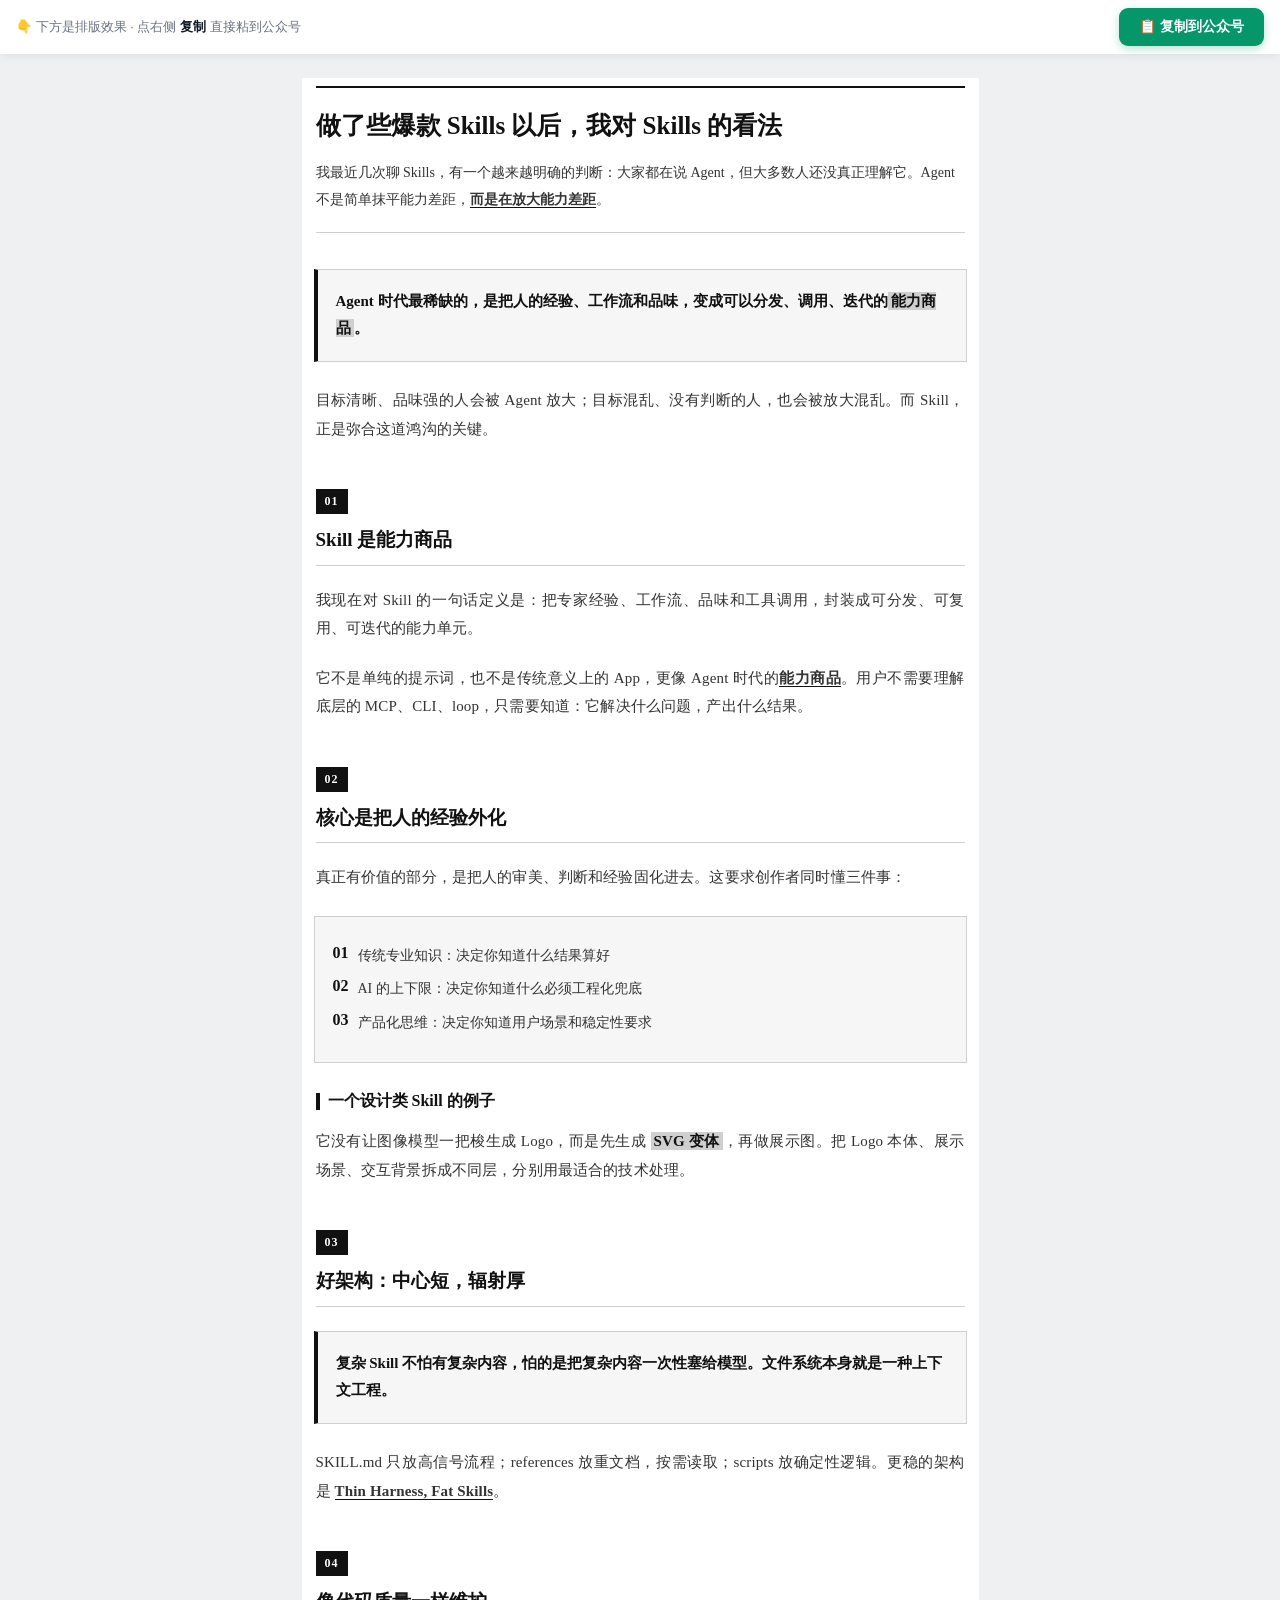
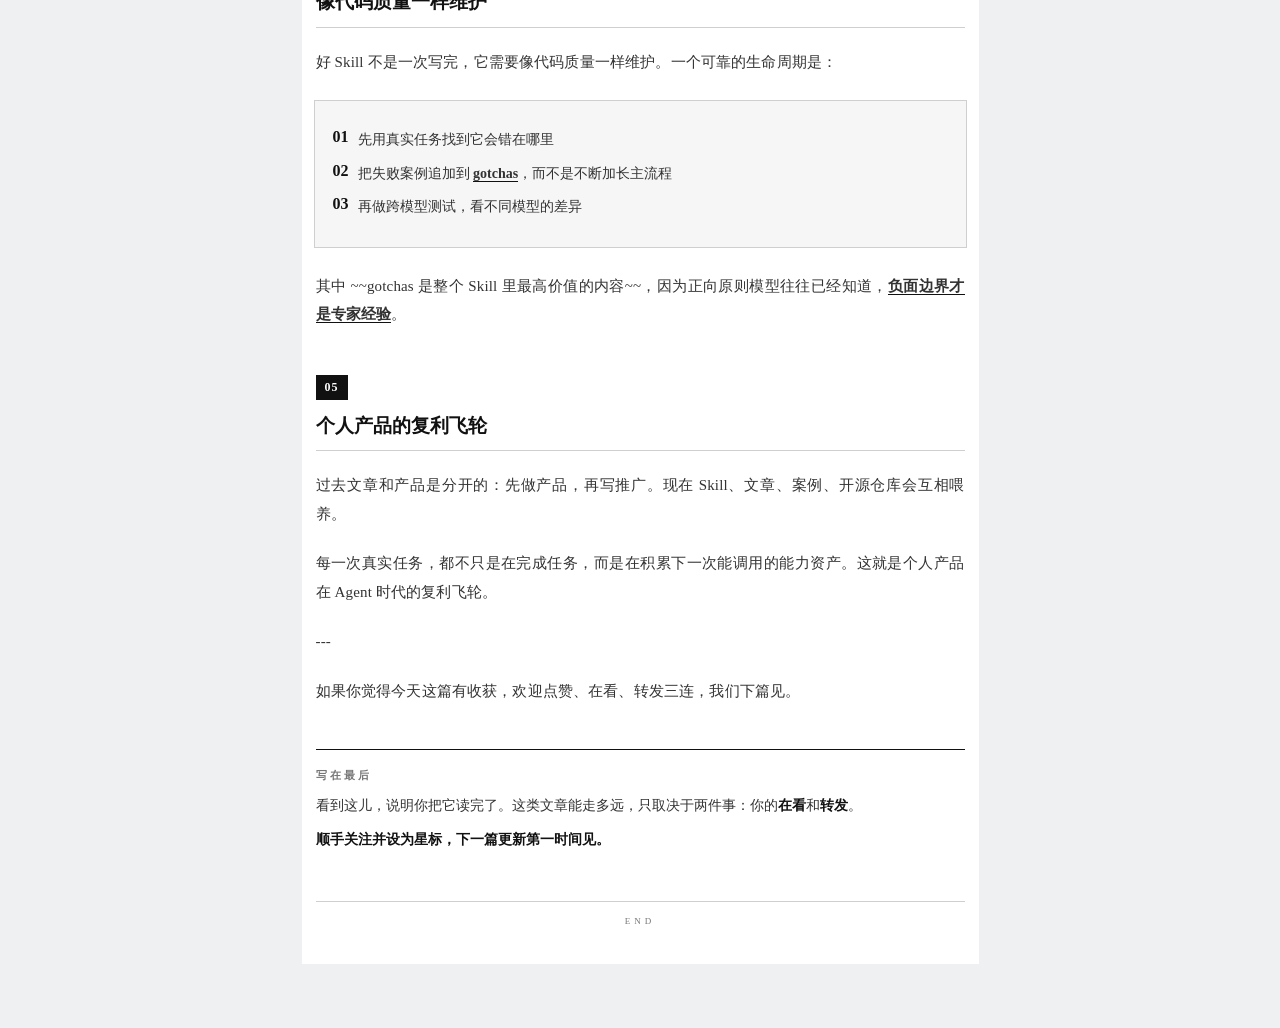
<file: docs/gallery/ink-rule.html>
<!DOCTYPE html>
<html lang="zh-CN">
<head>
<meta charset="UTF-8">
<meta name="viewport" content="width=device-width, initial-scale=1">
<title>gal-ink-rule · 公众号排版预览</title>
<style>
  body{margin:0;background:#eef0f2;font-family:-apple-system,BlinkMacSystemFont,'PingFang SC','Hiragino Sans GB','Microsoft YaHei',sans-serif;-webkit-text-size-adjust:100%;}
  .gzh-toolbar{position:fixed;top:0;left:0;right:0;height:54px;background:#ffffff;box-shadow:0 1px 10px rgba(0,0,0,.08);display:flex;align-items:center;justify-content:space-between;padding:0 16px;z-index:99;}
  .gzh-hint{font-size:13px;color:#6b7280;line-height:1.4;}
  .gzh-hint b{color:#111827;}
  .gzh-copy{background:#059669;color:#fff;border:0;border-radius:9px;padding:10px 20px;font-size:14px;font-weight:700;cursor:pointer;box-shadow:0 3px 10px rgba(5,150,105,.28);white-space:nowrap;transition:transform .08s,background .15s;}
  .gzh-copy:hover{background:#047857;}
  .gzh-copy:active{transform:translateY(1px);}
  .gzh-toast{position:fixed;top:66px;left:50%;transform:translateX(-50%);background:#111827;color:#fff;padding:11px 20px;border-radius:10px;font-size:14px;font-weight:600;opacity:0;pointer-events:none;transition:opacity .25s;z-index:100;box-shadow:0 6px 20px rgba(0,0,0,.25);max-width:88vw;text-align:center;}
  .gzh-toast.show{opacity:1;}
  .gzh-stage{max-width:700px;margin:78px auto 64px;padding:0 8px;}
  @media(max-width:520px){.gzh-hint{max-width:150px;}}
</style>
</head>
<body>
<div class="gzh-toolbar">
  <span class="gzh-hint">👇 下方是排版效果 · 点右侧 <b>复制</b> 直接粘到公众号</span>
  <button class="gzh-copy" id="gzhCopyBtn" onclick="gzhCopy()">📋 复制到公众号</button>
</div>
<div class="gzh-toast" id="gzhToast"></div>
<div class="gzh-stage">
  <div id="gzh-content">
<section style="box-sizing:border-box;max-width:677px;margin:0 auto;padding:8px 0 30px;background:#FFFFFF;color:#333333;font-family:Songti SC,SimSun,Georgia,Times New Roman,serif;overflow-x:hidden;"><section style="margin:0 14px 36px;"><section style="height:2px;background:#111111;line-height:0;margin-bottom:20px;"><span leaf=""> </span></section><p style="margin:0 0 16px;font-size:25px;font-weight:700;line-height:1.4;color:#111111;"><span leaf="">做了些爆款 Skills 以后，我对 Skills 的看法</span></p><p style="margin:0 0 18px;font-size:14px;line-height:1.95;color:#333333;"><span leaf="">我最近几次聊 Skills，有一个越来越明确的判断：大家都在说 Agent，但大多数人还没真正理解它。Agent 不是简单抹平能力差距，</span><span style="border-bottom:1.5px solid #111111;font-weight:600;"><span leaf="">而是在放大能力差距</span></span><span leaf="">。</span></p><section style="height:1px;background:#CFCFCF;line-height:0;"><span leaf=""> </span></section></section><section style="margin:24px 12px;padding:18px;background:#FFFFFF;border:1px solid #CFCFCF;border-radius:0;box-shadow:none;background:#F6F6F6;border-left:4px solid #111111;box-shadow:none;"><p style="margin:0;font-size:15px;line-height:1.85;color:#111111;font-weight:650;"><span leaf="">Agent 时代最稀缺的，是把人的经验、工作流和品味，变成可以分发、调用、迭代的</span><span style="background:#CFCFCF;color:#111111;padding:1px 3px;font-weight:600;"><span leaf="">能力商品</span></span><span leaf="">。</span></p></section><p style="margin:0 14px 21px;font-size:15px;line-height:1.9;letter-spacing:0.15px;text-align:justify;color:#333333;"><span leaf="">目标清晰、品味强的人会被 Agent 放大；目标混乱、没有判断的人，也会被放大混乱。而 Skill，正是弥合这道鸿沟的关键。</span></p><section style="margin:46px 14px 20px;"><section style="margin-bottom:12px;"><span style="display:inline-block;padding:5px 9px;background:#111111;color:#FFFFFF;font-size:12px;font-weight:700;letter-spacing:1px;"><span leaf="">01</span></span></section><p style="margin:0 0 10px;font-size:19px;font-weight:700;line-height:1.5;color:#111111;"><span leaf="">Skill 是能力商品</span></p><section style="height:1px;background:#CFCFCF;line-height:0;"><span leaf=""> </span></section></section><p style="margin:0 14px 21px;font-size:15px;line-height:1.9;letter-spacing:0.15px;text-align:justify;color:#333333;"><span leaf="">我现在对 Skill 的一句话定义是：把专家经验、工作流、品味和工具调用，封装成可分发、可复用、可迭代的能力单元。</span></p><p style="margin:0 14px 21px;font-size:15px;line-height:1.9;letter-spacing:0.15px;text-align:justify;color:#333333;"><span leaf="">它不是单纯的提示词，也不是传统意义上的 App，更像 Agent 时代的</span><span style="border-bottom:1.5px solid #111111;font-weight:600;"><span leaf="">能力商品</span></span><span leaf="">。用户不需要理解底层的 MCP、CLI、loop，只需要知道：它解决什么问题，产出什么结果。</span></p><section style="margin:46px 14px 20px;"><section style="margin-bottom:12px;"><span style="display:inline-block;padding:5px 9px;background:#111111;color:#FFFFFF;font-size:12px;font-weight:700;letter-spacing:1px;"><span leaf="">02</span></span></section><p style="margin:0 0 10px;font-size:19px;font-weight:700;line-height:1.5;color:#111111;"><span leaf="">核心是把人的经验外化</span></p><section style="height:1px;background:#CFCFCF;line-height:0;"><span leaf=""> </span></section></section><p style="margin:0 14px 21px;font-size:15px;line-height:1.9;letter-spacing:0.15px;text-align:justify;color:#333333;"><span leaf="">真正有价值的部分，是把人的审美、判断和经验固化进去。这要求创作者同时懂三件事：</span></p><section style="margin:24px 12px;padding:18px;background:#FFFFFF;border:1px solid #CFCFCF;border-radius:0;box-shadow:none;background:#F6F6F6;"><section style="display:flex;align-items:flex-start;margin:9px 0;"><p style="margin:0 9px 0 0;color:#111111;font-weight:900;"><span leaf="">01</span></p><p style="margin:0;flex:1;font-size:14px;line-height:1.75;color:#333333;"><span leaf="">传统专业知识：决定你知道什么结果算好</span></p></section><section style="display:flex;align-items:flex-start;margin:9px 0;"><p style="margin:0 9px 0 0;color:#111111;font-weight:900;"><span leaf="">02</span></p><p style="margin:0;flex:1;font-size:14px;line-height:1.75;color:#333333;"><span leaf="">AI 的上下限：决定你知道什么必须工程化兜底</span></p></section><section style="display:flex;align-items:flex-start;margin:9px 0;"><p style="margin:0 9px 0 0;color:#111111;font-weight:900;"><span leaf="">03</span></p><p style="margin:0;flex:1;font-size:14px;line-height:1.75;color:#333333;"><span leaf="">产品化思维：决定你知道用户场景和稳定性要求</span></p></section></section><section style="margin:28px 14px 15px;display:flex;align-items:center;gap:8px;"><span style="width:4px;height:17px;background:#111111;display:inline-block;"><span leaf=""> </span></span><p style="margin:0;font-size:16px;font-weight:800;color:#111111;"><span leaf="">一个设计类 Skill 的例子</span></p></section><p style="margin:0 14px 21px;font-size:15px;line-height:1.9;letter-spacing:0.15px;text-align:justify;color:#333333;"><span leaf="">它没有让图像模型一把梭生成 Logo，而是先生成 </span><span style="background:#CFCFCF;color:#111111;padding:1px 3px;font-weight:600;"><span leaf="">SVG 变体</span></span><span leaf="">，再做展示图。把 Logo 本体、展示场景、交互背景拆成不同层，分别用最适合的技术处理。</span></p><section style="margin:46px 14px 20px;"><section style="margin-bottom:12px;"><span style="display:inline-block;padding:5px 9px;background:#111111;color:#FFFFFF;font-size:12px;font-weight:700;letter-spacing:1px;"><span leaf="">03</span></span></section><p style="margin:0 0 10px;font-size:19px;font-weight:700;line-height:1.5;color:#111111;"><span leaf="">好架构：中心短，辐射厚</span></p><section style="height:1px;background:#CFCFCF;line-height:0;"><span leaf=""> </span></section></section><section style="margin:24px 12px;padding:18px;background:#FFFFFF;border:1px solid #CFCFCF;border-radius:0;box-shadow:none;background:#F6F6F6;border-left:4px solid #111111;box-shadow:none;"><p style="margin:0;font-size:15px;line-height:1.85;color:#111111;font-weight:650;"><span leaf="">复杂 Skill 不怕有复杂内容，怕的是把复杂内容一次性塞给模型。文件系统本身就是一种上下文工程。</span></p></section><p style="margin:0 14px 21px;font-size:15px;line-height:1.9;letter-spacing:0.15px;text-align:justify;color:#333333;"><span leaf="">SKILL.md 只放高信号流程；references 放重文档，按需读取；scripts 放确定性逻辑。更稳的架构是 </span><span style="border-bottom:1.5px solid #111111;font-weight:600;"><span leaf="">Thin Harness, Fat Skills</span></span><span leaf="">。</span></p><section style="margin:46px 14px 20px;"><section style="margin-bottom:12px;"><span style="display:inline-block;padding:5px 9px;background:#111111;color:#FFFFFF;font-size:12px;font-weight:700;letter-spacing:1px;"><span leaf="">04</span></span></section><p style="margin:0 0 10px;font-size:19px;font-weight:700;line-height:1.5;color:#111111;"><span leaf="">像代码质量一样维护</span></p><section style="height:1px;background:#CFCFCF;line-height:0;"><span leaf=""> </span></section></section><p style="margin:0 14px 21px;font-size:15px;line-height:1.9;letter-spacing:0.15px;text-align:justify;color:#333333;"><span leaf="">好 Skill 不是一次写完，它需要像代码质量一样维护。一个可靠的生命周期是：</span></p><section style="margin:24px 12px;padding:18px;background:#FFFFFF;border:1px solid #CFCFCF;border-radius:0;box-shadow:none;background:#F6F6F6;"><section style="display:flex;align-items:flex-start;margin:9px 0;"><p style="margin:0 9px 0 0;color:#111111;font-weight:900;"><span leaf="">01</span></p><p style="margin:0;flex:1;font-size:14px;line-height:1.75;color:#333333;"><span leaf="">先用真实任务找到它会错在哪里</span></p></section><section style="display:flex;align-items:flex-start;margin:9px 0;"><p style="margin:0 9px 0 0;color:#111111;font-weight:900;"><span leaf="">02</span></p><p style="margin:0;flex:1;font-size:14px;line-height:1.75;color:#333333;"><span leaf="">把失败案例追加到 </span><span style="border-bottom:1.5px solid #111111;font-weight:600;"><span leaf="">gotchas</span></span><span leaf="">，而不是不断加长主流程</span></p></section><section style="display:flex;align-items:flex-start;margin:9px 0;"><p style="margin:0 9px 0 0;color:#111111;font-weight:900;"><span leaf="">03</span></p><p style="margin:0;flex:1;font-size:14px;line-height:1.75;color:#333333;"><span leaf="">再做跨模型测试，看不同模型的差异</span></p></section></section><p style="margin:0 14px 21px;font-size:15px;line-height:1.9;letter-spacing:0.15px;text-align:justify;color:#333333;"><span leaf="">其中 ~~gotchas 是整个 Skill 里最高价值的内容~~，因为正向原则模型往往已经知道，</span><span style="border-bottom:1.5px solid #111111;font-weight:600;"><span leaf="">负面边界才是专家经验</span></span><span leaf="">。</span></p><section style="margin:46px 14px 20px;"><section style="margin-bottom:12px;"><span style="display:inline-block;padding:5px 9px;background:#111111;color:#FFFFFF;font-size:12px;font-weight:700;letter-spacing:1px;"><span leaf="">05</span></span></section><p style="margin:0 0 10px;font-size:19px;font-weight:700;line-height:1.5;color:#111111;"><span leaf="">个人产品的复利飞轮</span></p><section style="height:1px;background:#CFCFCF;line-height:0;"><span leaf=""> </span></section></section><p style="margin:0 14px 21px;font-size:15px;line-height:1.9;letter-spacing:0.15px;text-align:justify;color:#333333;"><span leaf="">过去文章和产品是分开的：先做产品，再写推广。现在 Skill、文章、案例、开源仓库会互相喂养。</span></p><p style="margin:0 14px 21px;font-size:15px;line-height:1.9;letter-spacing:0.15px;text-align:justify;color:#333333;"><span leaf="">每一次真实任务，都不只是在完成任务，而是在积累下一次能调用的能力资产。这就是个人产品在 Agent 时代的复利飞轮。</span></p><p style="margin:0 14px 21px;font-size:15px;line-height:1.9;letter-spacing:0.15px;text-align:justify;color:#333333;"><span leaf="">---</span></p><p style="margin:0 14px 21px;font-size:15px;line-height:1.9;letter-spacing:0.15px;text-align:justify;color:#333333;"><span leaf="">如果你觉得今天这篇有收获，欢迎点赞、在看、转发三连，我们下篇见。</span></p><section style="margin:44px 14px 0;border-top:1px solid #111111;padding:18px 0 0;"><p style="margin:0 0 10px;font-size:11px;font-weight:800;letter-spacing:3px;color:#767676;"><span leaf="">写在最后</span></p><p style="margin:0 0 8px;font-size:14px;line-height:1.85;color:#333333;"><span leaf="">看到这儿，说明你把它读完了。这类文章能走多远，只取决于两件事：你的</span><span style="font-weight:800;color:#111111;"><span leaf="">在看</span></span><span leaf="">和</span><span style="font-weight:800;color:#111111;"><span leaf="">转发</span></span><span leaf="">。</span></p><p style="margin:0;font-size:14px;line-height:1.85;font-weight:700;color:#111111;"><span leaf="">顺手</span><span style="font-weight:800;color:#111111;"><span leaf="">关注</span></span><span leaf="">并设为星标，下一篇更新第一时间见。</span></p></section><section style="margin:48px 14px 8px;text-align:center;"><section style="height:1px;background:#CFCFCF;margin-bottom:14px;"><span leaf=""> </span></section><p style="margin:0;font-size:9px;color:#767676;letter-spacing:4px;"><span leaf="">END</span></p></section></section>
  </div>
</div>
<script>
  function gzhShowToast(msg){
    var t=document.getElementById('gzhToast');
    t.textContent=msg;t.classList.add('show');
    clearTimeout(t._timer);
    t._timer=setTimeout(function(){t.classList.remove('show');},2800);
  }
  function gzhCopy(){
    var el=document.getElementById('gzh-content');
    // 选中渲染后的富文本节点并复制（等价于手动 Ctrl+A / Ctrl+C，保留全部样式）
    var range=document.createRange();
    range.selectNodeContents(el);
    var sel=window.getSelection();
    sel.removeAllRanges();
    sel.addRange(range);
    var ok=false;
    try{ok=document.execCommand('copy');}catch(e){ok=false;}
    sel.removeAllRanges();
    var btn=document.getElementById('gzhCopyBtn');
    if(ok){
      gzhShowToast('✅ 已复制！去公众号编辑器按 Ctrl/⌘+V 粘贴即可');
      var old=btn.textContent;btn.textContent='✅ 已复制';
      setTimeout(function(){btn.textContent=old;},2200);
    }else{
      gzhShowToast('⚠ 自动复制失败，请手动全选(Ctrl/⌘+A)再复制(Ctrl/⌘+C)');
    }
  }
</script>
</body>
</html>
</file>
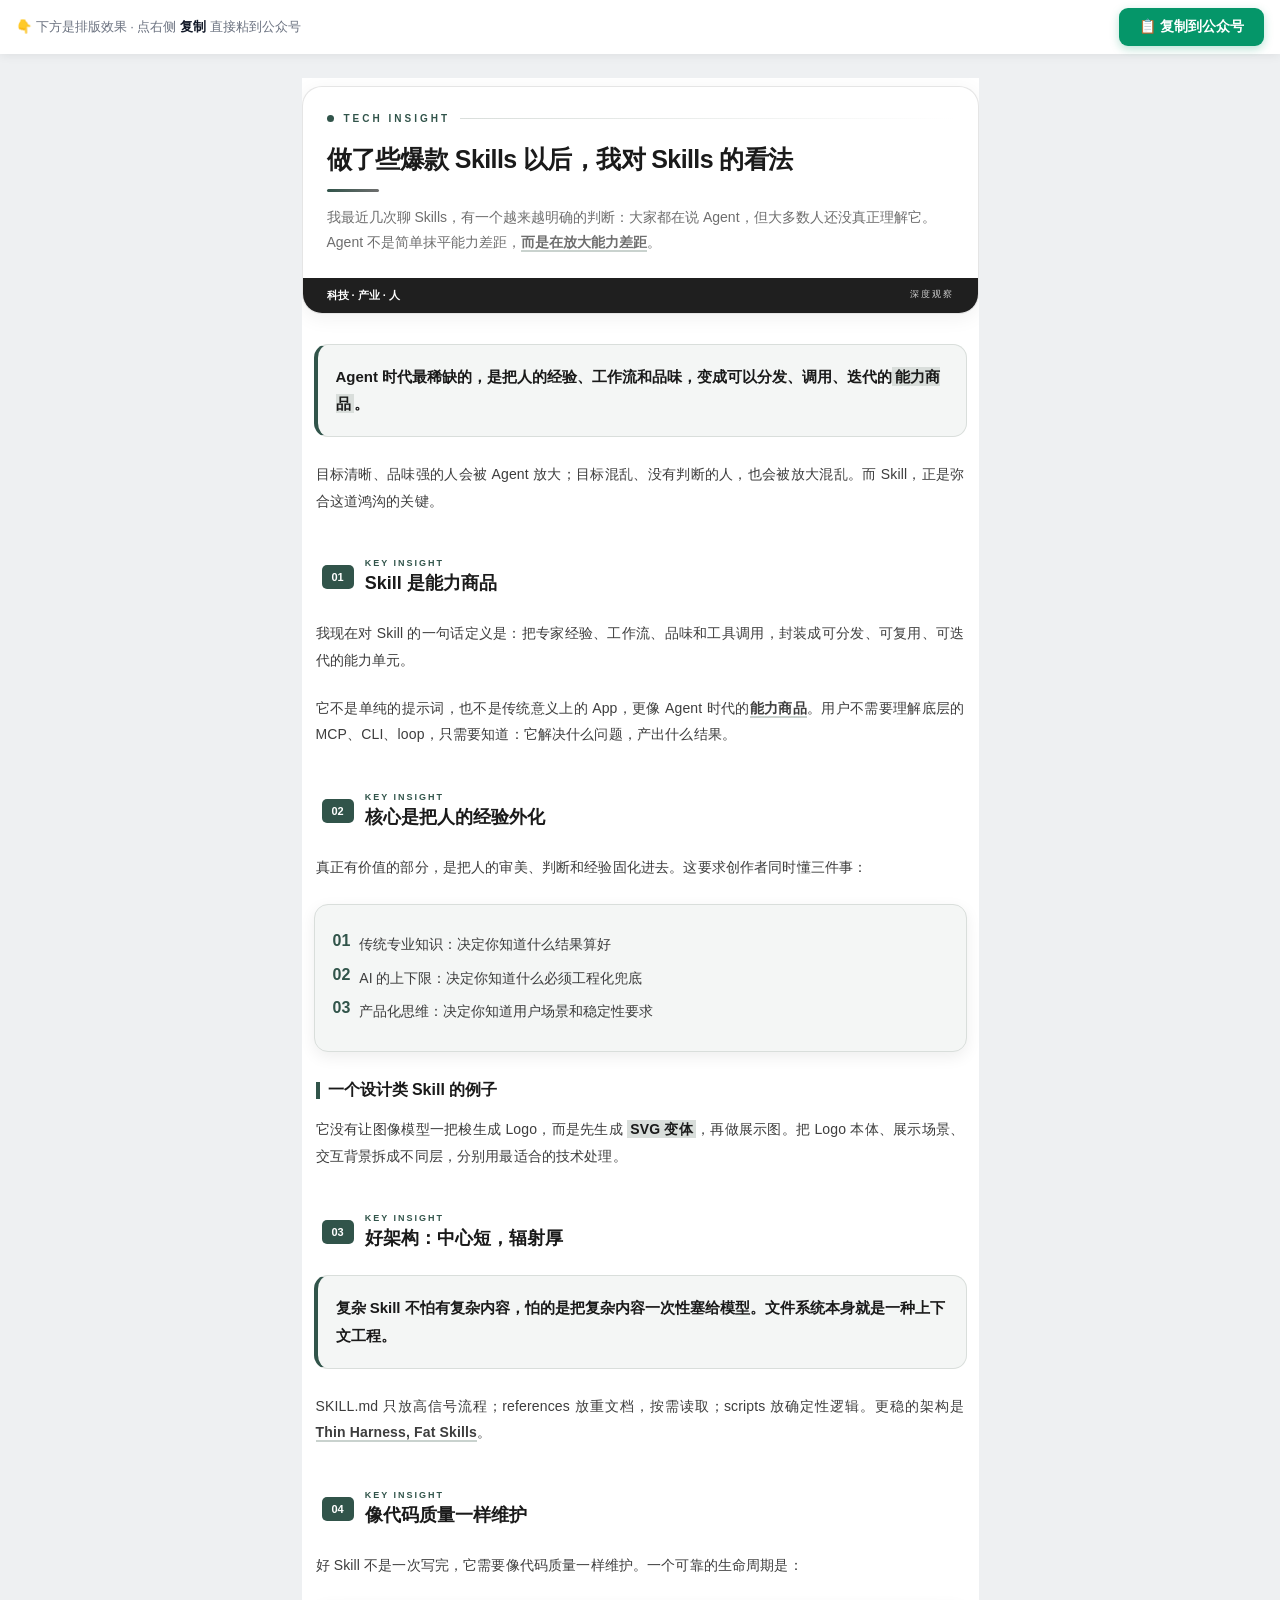
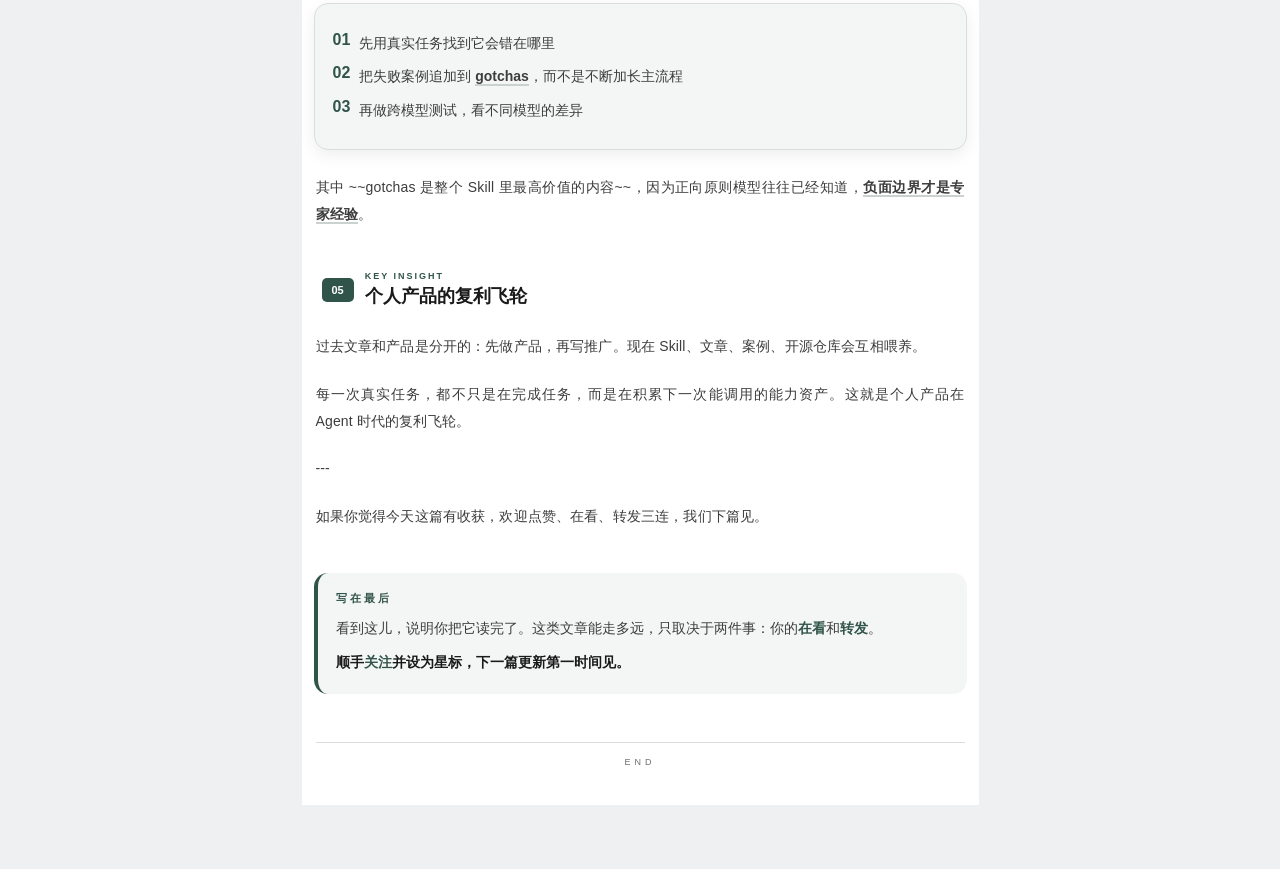
<file: docs/gallery/moyu-green.html>
<!DOCTYPE html>
<html lang="zh-CN">
<head>
<meta charset="UTF-8">
<meta name="viewport" content="width=device-width, initial-scale=1">
<title>gal-moyu-green · 公众号排版预览</title>
<style>
  body{margin:0;background:#eef0f2;font-family:-apple-system,BlinkMacSystemFont,'PingFang SC','Hiragino Sans GB','Microsoft YaHei',sans-serif;-webkit-text-size-adjust:100%;}
  .gzh-toolbar{position:fixed;top:0;left:0;right:0;height:54px;background:#ffffff;box-shadow:0 1px 10px rgba(0,0,0,.08);display:flex;align-items:center;justify-content:space-between;padding:0 16px;z-index:99;}
  .gzh-hint{font-size:13px;color:#6b7280;line-height:1.4;}
  .gzh-hint b{color:#111827;}
  .gzh-copy{background:#059669;color:#fff;border:0;border-radius:9px;padding:10px 20px;font-size:14px;font-weight:700;cursor:pointer;box-shadow:0 3px 10px rgba(5,150,105,.28);white-space:nowrap;transition:transform .08s,background .15s;}
  .gzh-copy:hover{background:#047857;}
  .gzh-copy:active{transform:translateY(1px);}
  .gzh-toast{position:fixed;top:66px;left:50%;transform:translateX(-50%);background:#111827;color:#fff;padding:11px 20px;border-radius:10px;font-size:14px;font-weight:600;opacity:0;pointer-events:none;transition:opacity .25s;z-index:100;box-shadow:0 6px 20px rgba(0,0,0,.25);max-width:88vw;text-align:center;}
  .gzh-toast.show{opacity:1;}
  .gzh-stage{max-width:700px;margin:78px auto 64px;padding:0 8px;}
  @media(max-width:520px){.gzh-hint{max-width:150px;}}
</style>
</head>
<body>
<div class="gzh-toolbar">
  <span class="gzh-hint">👇 下方是排版效果 · 点右侧 <b>复制</b> 直接粘到公众号</span>
  <button class="gzh-copy" id="gzhCopyBtn" onclick="gzhCopy()">📋 复制到公众号</button>
</div>
<div class="gzh-toast" id="gzhToast"></div>
<div class="gzh-stage">
  <div id="gzh-content">
<section style="box-sizing:border-box;max-width:677px;margin:0 auto;padding:8px 0 30px;background:#FFFFFF;color:#3D3D3D;font-family:-apple-system,BlinkMacSystemFont,Segoe UI,PingFang SC,Hiragino Sans GB,Microsoft YaHei,sans-serif;overflow-x:hidden;"><section style="margin:0 0 30px;background:#FFFFFF;border:1.5px solid rgba(0,0,0,0.10);border-radius:20px;overflow:hidden;box-shadow:0 4px 20px rgba(0,0,0,0.06);"><section style="padding:26px 24px 22px;"><section style="display:flex;align-items:center;margin-bottom:20px;"><span style="width:7px;height:7px;background:#31544A;border-radius:50%;display:inline-block;"><span leaf=""> </span></span><p style="margin:0 10px;font-size:10px;color:#31544A;font-weight:700;letter-spacing:3px;"><span leaf="">TECH INSIGHT</span></p><section style="flex:1;height:1px;background:linear-gradient(to right,#D9DEDB,transparent);"><span leaf=""> </span></section></section><p style="font-size:25px;font-weight:900;color:#1A1A1A;margin:0 0 14px;line-height:1.25;letter-spacing:-0.6px;"><span leaf="">做了些爆款 Skills 以后，我对 Skills 的看法</span></p><section style="width:52px;height:3px;background:linear-gradient(to right,#31544A,#6E6E6E);border-radius:2px;margin-bottom:13px;"><span leaf=""> </span></section><p style="font-size:14px;color:#6E6E6E;margin:0;line-height:1.8;"><span leaf="">我最近几次聊 Skills，有一个越来越明确的判断：大家都在说 Agent，但大多数人还没真正理解它。Agent 不是简单抹平能力差距，</span><span style="border-bottom:2px solid #C9D2CE;font-weight:600;"><span leaf="">而是在放大能力差距</span></span><span leaf="">。</span></p></section><section style="background:#1F1F1F;padding:10px 24px;display:flex;justify-content:space-between;"><p style="margin:0;font-size:11px;color:#FFFFFF;font-weight:600;"><span leaf="">科技 · 产业 · 人</span></p><p style="margin:0;font-size:9px;color:#CFCFCF;letter-spacing:2px;"><span leaf="">深度观察</span></p></section></section><section style="margin:24px 12px;padding:18px;background:#FFFFFF;border:1px solid #D9DEDB;border-radius:14px;box-shadow:0 5px 16px rgba(0,0,0,0.07);background:#F4F6F5;border-left:4px solid #31544A;box-shadow:none;"><p style="margin:0;font-size:15px;line-height:1.85;color:#1A1A1A;font-weight:650;"><span leaf="">Agent 时代最稀缺的，是把人的经验、工作流和品味，变成可以分发、调用、迭代的</span><span style="background:#D9DEDB;color:#1A1A1A;padding:1px 3px;font-weight:600;"><span leaf="">能力商品</span></span><span leaf="">。</span></p></section><p style="margin:0 14px 21px;font-size:14px;line-height:1.9;letter-spacing:0.15px;text-align:justify;color:#3D3D3D;"><span leaf="">目标清晰、品味强的人会被 Agent 放大；目标混乱、没有判断的人，也会被放大混乱。而 Skill，正是弥合这道鸿沟的关键。</span></p><section style="margin:44px 20px 24px;display:flex;align-items:center;gap:11px;"><p style="margin:0;background:#31544A;color:#FFFFFF;font-size:11px;font-weight:800;padding:6px 10px;border-radius:5px;"><span leaf="">01</span></p><section><p style="margin:0 0 2px;font-size:9px;color:#31544A;letter-spacing:2px;font-weight:700;"><span leaf="">KEY INSIGHT</span></p><p style="margin:0;font-size:18px;font-weight:800;color:#1A1A1A;line-height:1.45;"><span leaf="">Skill 是能力商品</span></p></section></section><p style="margin:0 14px 21px;font-size:14px;line-height:1.9;letter-spacing:0.15px;text-align:justify;color:#3D3D3D;"><span leaf="">我现在对 Skill 的一句话定义是：把专家经验、工作流、品味和工具调用，封装成可分发、可复用、可迭代的能力单元。</span></p><p style="margin:0 14px 21px;font-size:14px;line-height:1.9;letter-spacing:0.15px;text-align:justify;color:#3D3D3D;"><span leaf="">它不是单纯的提示词，也不是传统意义上的 App，更像 Agent 时代的</span><span style="border-bottom:2px solid #C9D2CE;font-weight:600;"><span leaf="">能力商品</span></span><span leaf="">。用户不需要理解底层的 MCP、CLI、loop，只需要知道：它解决什么问题，产出什么结果。</span></p><section style="margin:44px 20px 24px;display:flex;align-items:center;gap:11px;"><p style="margin:0;background:#31544A;color:#FFFFFF;font-size:11px;font-weight:800;padding:6px 10px;border-radius:5px;"><span leaf="">02</span></p><section><p style="margin:0 0 2px;font-size:9px;color:#31544A;letter-spacing:2px;font-weight:700;"><span leaf="">KEY INSIGHT</span></p><p style="margin:0;font-size:18px;font-weight:800;color:#1A1A1A;line-height:1.45;"><span leaf="">核心是把人的经验外化</span></p></section></section><p style="margin:0 14px 21px;font-size:14px;line-height:1.9;letter-spacing:0.15px;text-align:justify;color:#3D3D3D;"><span leaf="">真正有价值的部分，是把人的审美、判断和经验固化进去。这要求创作者同时懂三件事：</span></p><section style="margin:24px 12px;padding:18px;background:#FFFFFF;border:1px solid #D9DEDB;border-radius:14px;box-shadow:0 5px 16px rgba(0,0,0,0.07);background:#F4F6F5;"><section style="display:flex;align-items:flex-start;margin:9px 0;"><p style="margin:0 9px 0 0;color:#31544A;font-weight:900;"><span leaf="">01</span></p><p style="margin:0;flex:1;font-size:14px;line-height:1.75;color:#3D3D3D;"><span leaf="">传统专业知识：决定你知道什么结果算好</span></p></section><section style="display:flex;align-items:flex-start;margin:9px 0;"><p style="margin:0 9px 0 0;color:#31544A;font-weight:900;"><span leaf="">02</span></p><p style="margin:0;flex:1;font-size:14px;line-height:1.75;color:#3D3D3D;"><span leaf="">AI 的上下限：决定你知道什么必须工程化兜底</span></p></section><section style="display:flex;align-items:flex-start;margin:9px 0;"><p style="margin:0 9px 0 0;color:#31544A;font-weight:900;"><span leaf="">03</span></p><p style="margin:0;flex:1;font-size:14px;line-height:1.75;color:#3D3D3D;"><span leaf="">产品化思维：决定你知道用户场景和稳定性要求</span></p></section></section><section style="margin:28px 14px 15px;display:flex;align-items:center;gap:8px;"><span style="width:4px;height:17px;background:#31544A;display:inline-block;"><span leaf=""> </span></span><p style="margin:0;font-size:16px;font-weight:800;color:#1A1A1A;"><span leaf="">一个设计类 Skill 的例子</span></p></section><p style="margin:0 14px 21px;font-size:14px;line-height:1.9;letter-spacing:0.15px;text-align:justify;color:#3D3D3D;"><span leaf="">它没有让图像模型一把梭生成 Logo，而是先生成 </span><span style="background:#D9DEDB;color:#1A1A1A;padding:1px 3px;font-weight:600;"><span leaf="">SVG 变体</span></span><span leaf="">，再做展示图。把 Logo 本体、展示场景、交互背景拆成不同层，分别用最适合的技术处理。</span></p><section style="margin:44px 20px 24px;display:flex;align-items:center;gap:11px;"><p style="margin:0;background:#31544A;color:#FFFFFF;font-size:11px;font-weight:800;padding:6px 10px;border-radius:5px;"><span leaf="">03</span></p><section><p style="margin:0 0 2px;font-size:9px;color:#31544A;letter-spacing:2px;font-weight:700;"><span leaf="">KEY INSIGHT</span></p><p style="margin:0;font-size:18px;font-weight:800;color:#1A1A1A;line-height:1.45;"><span leaf="">好架构：中心短，辐射厚</span></p></section></section><section style="margin:24px 12px;padding:18px;background:#FFFFFF;border:1px solid #D9DEDB;border-radius:14px;box-shadow:0 5px 16px rgba(0,0,0,0.07);background:#F4F6F5;border-left:4px solid #31544A;box-shadow:none;"><p style="margin:0;font-size:15px;line-height:1.85;color:#1A1A1A;font-weight:650;"><span leaf="">复杂 Skill 不怕有复杂内容，怕的是把复杂内容一次性塞给模型。文件系统本身就是一种上下文工程。</span></p></section><p style="margin:0 14px 21px;font-size:14px;line-height:1.9;letter-spacing:0.15px;text-align:justify;color:#3D3D3D;"><span leaf="">SKILL.md 只放高信号流程；references 放重文档，按需读取；scripts 放确定性逻辑。更稳的架构是 </span><span style="border-bottom:2px solid #C9D2CE;font-weight:600;"><span leaf="">Thin Harness, Fat Skills</span></span><span leaf="">。</span></p><section style="margin:44px 20px 24px;display:flex;align-items:center;gap:11px;"><p style="margin:0;background:#31544A;color:#FFFFFF;font-size:11px;font-weight:800;padding:6px 10px;border-radius:5px;"><span leaf="">04</span></p><section><p style="margin:0 0 2px;font-size:9px;color:#31544A;letter-spacing:2px;font-weight:700;"><span leaf="">KEY INSIGHT</span></p><p style="margin:0;font-size:18px;font-weight:800;color:#1A1A1A;line-height:1.45;"><span leaf="">像代码质量一样维护</span></p></section></section><p style="margin:0 14px 21px;font-size:14px;line-height:1.9;letter-spacing:0.15px;text-align:justify;color:#3D3D3D;"><span leaf="">好 Skill 不是一次写完，它需要像代码质量一样维护。一个可靠的生命周期是：</span></p><section style="margin:24px 12px;padding:18px;background:#FFFFFF;border:1px solid #D9DEDB;border-radius:14px;box-shadow:0 5px 16px rgba(0,0,0,0.07);background:#F4F6F5;"><section style="display:flex;align-items:flex-start;margin:9px 0;"><p style="margin:0 9px 0 0;color:#31544A;font-weight:900;"><span leaf="">01</span></p><p style="margin:0;flex:1;font-size:14px;line-height:1.75;color:#3D3D3D;"><span leaf="">先用真实任务找到它会错在哪里</span></p></section><section style="display:flex;align-items:flex-start;margin:9px 0;"><p style="margin:0 9px 0 0;color:#31544A;font-weight:900;"><span leaf="">02</span></p><p style="margin:0;flex:1;font-size:14px;line-height:1.75;color:#3D3D3D;"><span leaf="">把失败案例追加到 </span><span style="border-bottom:2px solid #C9D2CE;font-weight:600;"><span leaf="">gotchas</span></span><span leaf="">，而不是不断加长主流程</span></p></section><section style="display:flex;align-items:flex-start;margin:9px 0;"><p style="margin:0 9px 0 0;color:#31544A;font-weight:900;"><span leaf="">03</span></p><p style="margin:0;flex:1;font-size:14px;line-height:1.75;color:#3D3D3D;"><span leaf="">再做跨模型测试，看不同模型的差异</span></p></section></section><p style="margin:0 14px 21px;font-size:14px;line-height:1.9;letter-spacing:0.15px;text-align:justify;color:#3D3D3D;"><span leaf="">其中 ~~gotchas 是整个 Skill 里最高价值的内容~~，因为正向原则模型往往已经知道，</span><span style="border-bottom:2px solid #C9D2CE;font-weight:600;"><span leaf="">负面边界才是专家经验</span></span><span leaf="">。</span></p><section style="margin:44px 20px 24px;display:flex;align-items:center;gap:11px;"><p style="margin:0;background:#31544A;color:#FFFFFF;font-size:11px;font-weight:800;padding:6px 10px;border-radius:5px;"><span leaf="">05</span></p><section><p style="margin:0 0 2px;font-size:9px;color:#31544A;letter-spacing:2px;font-weight:700;"><span leaf="">KEY INSIGHT</span></p><p style="margin:0;font-size:18px;font-weight:800;color:#1A1A1A;line-height:1.45;"><span leaf="">个人产品的复利飞轮</span></p></section></section><p style="margin:0 14px 21px;font-size:14px;line-height:1.9;letter-spacing:0.15px;text-align:justify;color:#3D3D3D;"><span leaf="">过去文章和产品是分开的：先做产品，再写推广。现在 Skill、文章、案例、开源仓库会互相喂养。</span></p><p style="margin:0 14px 21px;font-size:14px;line-height:1.9;letter-spacing:0.15px;text-align:justify;color:#3D3D3D;"><span leaf="">每一次真实任务，都不只是在完成任务，而是在积累下一次能调用的能力资产。这就是个人产品在 Agent 时代的复利飞轮。</span></p><p style="margin:0 14px 21px;font-size:14px;line-height:1.9;letter-spacing:0.15px;text-align:justify;color:#3D3D3D;"><span leaf="">---</span></p><p style="margin:0 14px 21px;font-size:14px;line-height:1.9;letter-spacing:0.15px;text-align:justify;color:#3D3D3D;"><span leaf="">如果你觉得今天这篇有收获，欢迎点赞、在看、转发三连，我们下篇见。</span></p><section style="margin:44px 12px 0;background:#F4F6F5;border-radius:14px;border-left:4px solid #31544A;padding:18px 18px;"><p style="margin:0 0 10px;font-size:11px;font-weight:800;letter-spacing:3px;color:#31544A;"><span leaf="">写在最后</span></p><p style="margin:0 0 8px;font-size:14px;line-height:1.85;color:#3D3D3D;"><span leaf="">看到这儿，说明你把它读完了。这类文章能走多远，只取决于两件事：你的</span><span style="font-weight:800;color:#31544A;"><span leaf="">在看</span></span><span leaf="">和</span><span style="font-weight:800;color:#31544A;"><span leaf="">转发</span></span><span leaf="">。</span></p><p style="margin:0;font-size:14px;line-height:1.85;font-weight:700;color:#1A1A1A;"><span leaf="">顺手</span><span style="font-weight:800;color:#31544A;"><span leaf="">关注</span></span><span leaf="">并设为星标，下一篇更新第一时间见。</span></p></section><section style="margin:48px 14px 8px;text-align:center;"><section style="height:1px;background:#D9DEDB;margin-bottom:14px;"><span leaf=""> </span></section><p style="margin:0;font-size:9px;color:#6E6E6E;letter-spacing:4px;"><span leaf="">END</span></p></section></section>
  </div>
</div>
<script>
  function gzhShowToast(msg){
    var t=document.getElementById('gzhToast');
    t.textContent=msg;t.classList.add('show');
    clearTimeout(t._timer);
    t._timer=setTimeout(function(){t.classList.remove('show');},2800);
  }
  function gzhCopy(){
    var el=document.getElementById('gzh-content');
    // 选中渲染后的富文本节点并复制（等价于手动 Ctrl+A / Ctrl+C，保留全部样式）
    var range=document.createRange();
    range.selectNodeContents(el);
    var sel=window.getSelection();
    sel.removeAllRanges();
    sel.addRange(range);
    var ok=false;
    try{ok=document.execCommand('copy');}catch(e){ok=false;}
    sel.removeAllRanges();
    var btn=document.getElementById('gzhCopyBtn');
    if(ok){
      gzhShowToast('✅ 已复制！去公众号编辑器按 Ctrl/⌘+V 粘贴即可');
      var old=btn.textContent;btn.textContent='✅ 已复制';
      setTimeout(function(){btn.textContent=old;},2200);
    }else{
      gzhShowToast('⚠ 自动复制失败，请手动全选(Ctrl/⌘+A)再复制(Ctrl/⌘+C)');
    }
  }
</script>
</body>
</html>
</file>
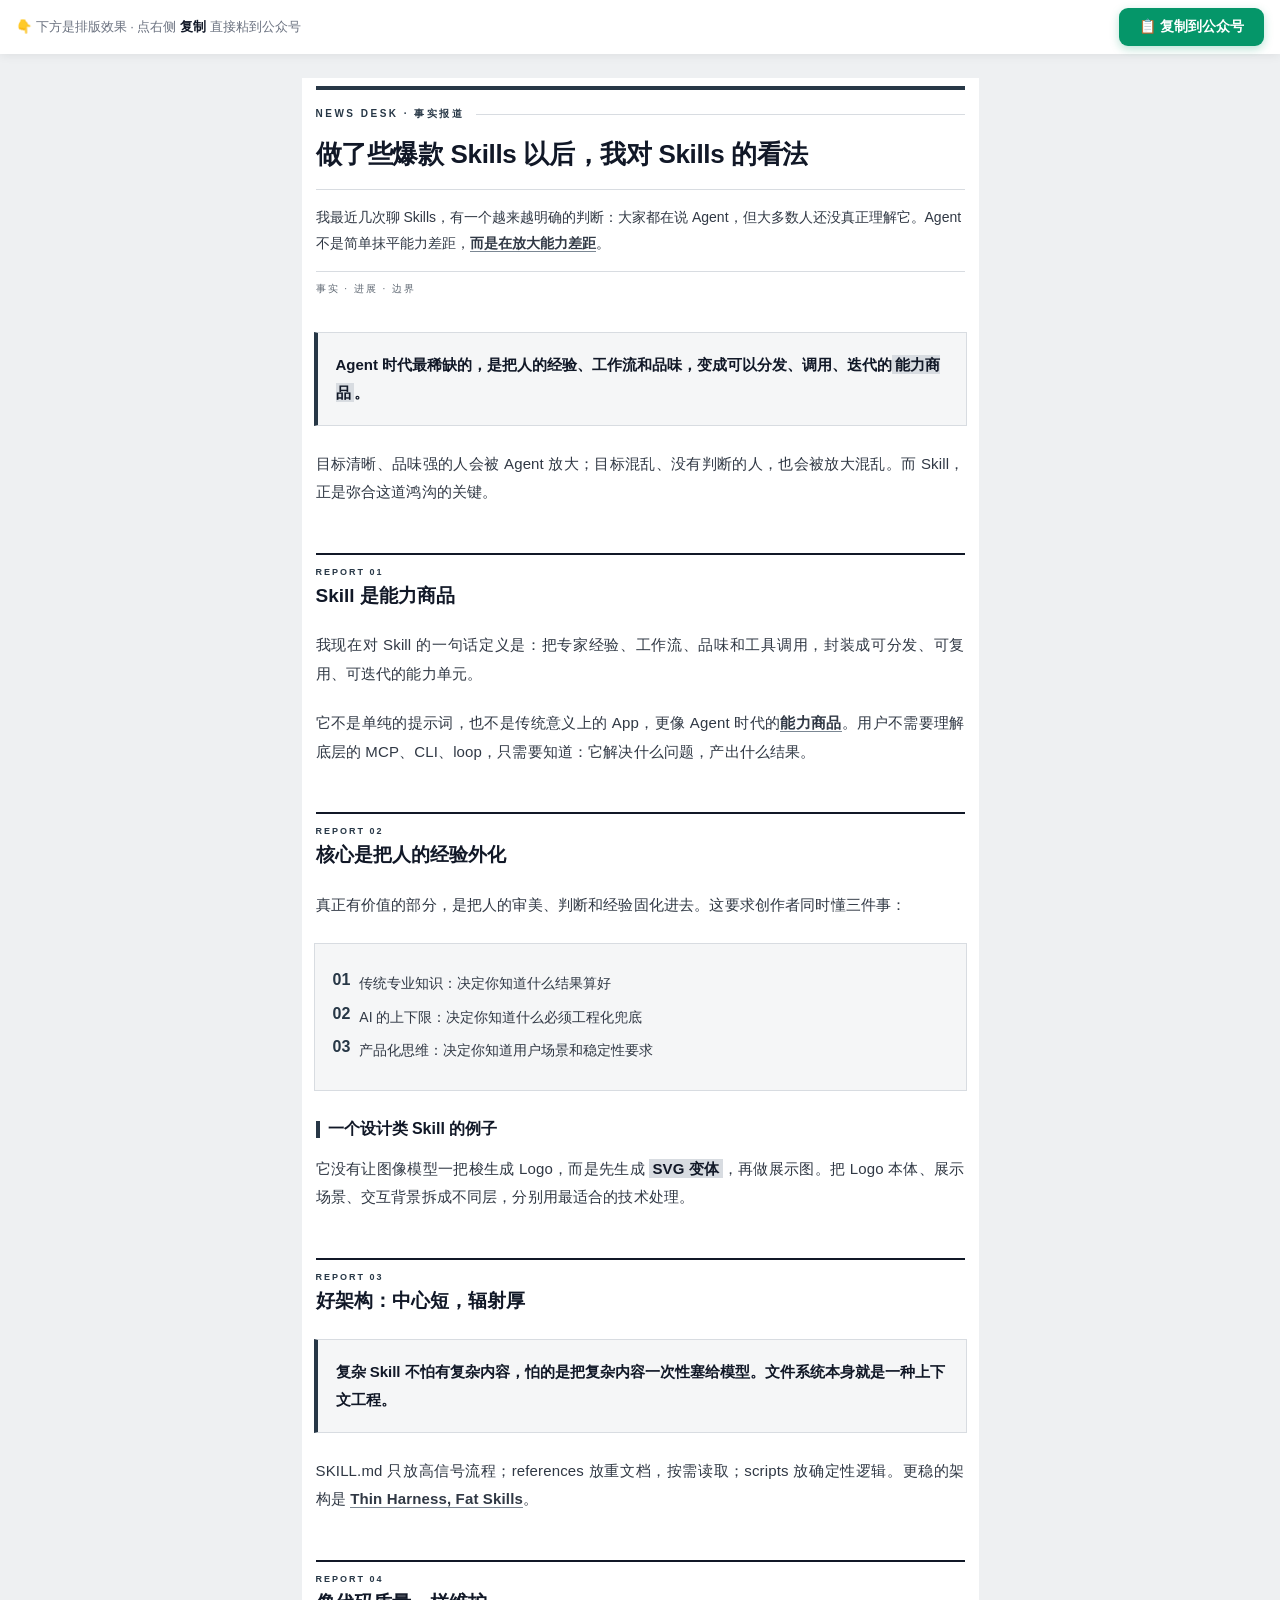
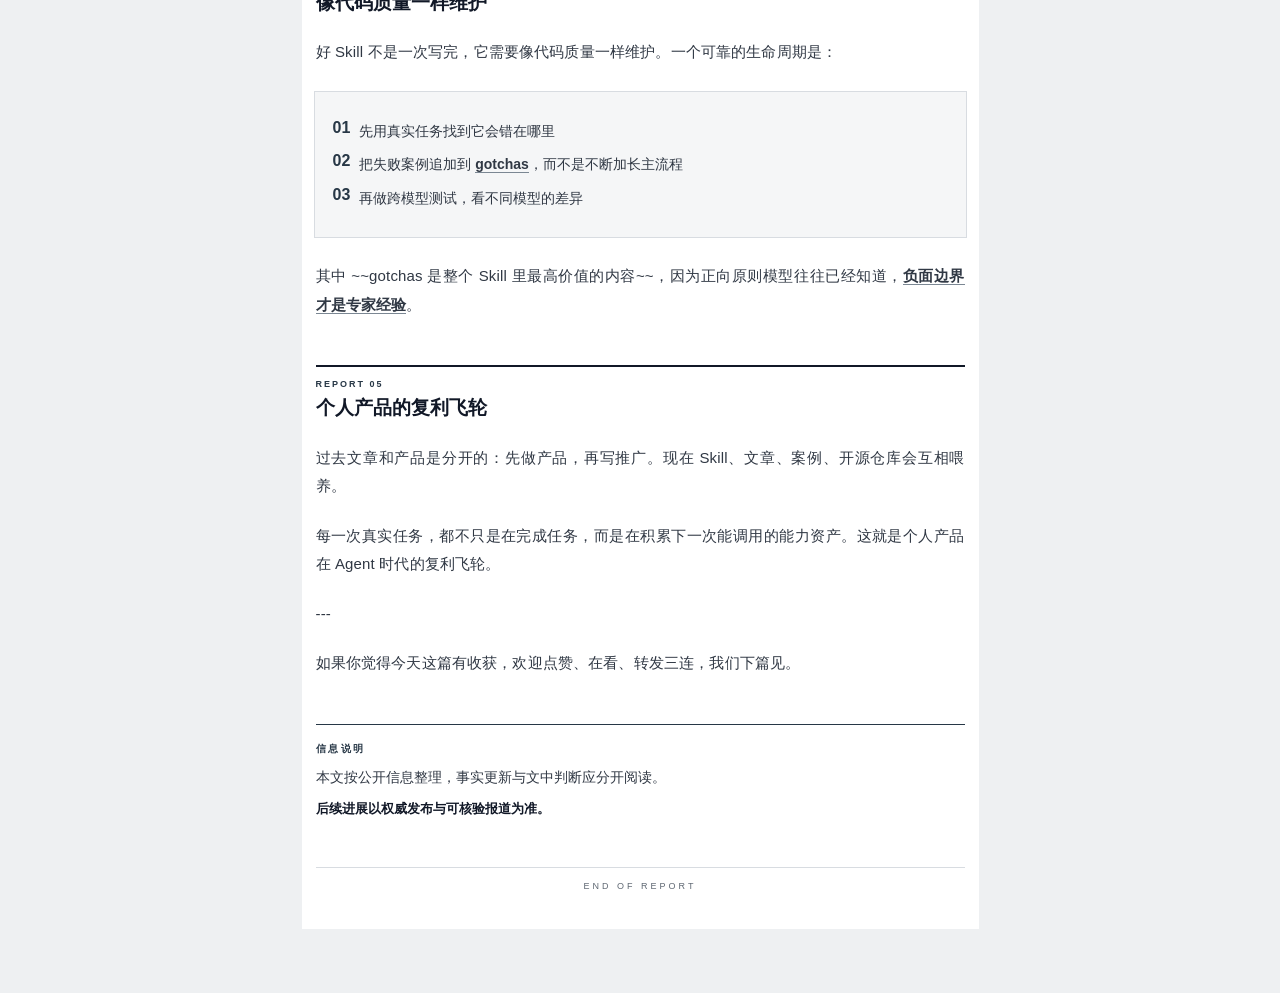
<file: docs/gallery/news-wire.html>
<!DOCTYPE html>
<html lang="zh-CN">
<head>
<meta charset="UTF-8">
<meta name="viewport" content="width=device-width, initial-scale=1">
<title>gal-news-wire · 公众号排版预览</title>
<style>
  body{margin:0;background:#eef0f2;font-family:-apple-system,BlinkMacSystemFont,'PingFang SC','Hiragino Sans GB','Microsoft YaHei',sans-serif;-webkit-text-size-adjust:100%;}
  .gzh-toolbar{position:fixed;top:0;left:0;right:0;height:54px;background:#ffffff;box-shadow:0 1px 10px rgba(0,0,0,.08);display:flex;align-items:center;justify-content:space-between;padding:0 16px;z-index:99;}
  .gzh-hint{font-size:13px;color:#6b7280;line-height:1.4;}
  .gzh-hint b{color:#111827;}
  .gzh-copy{background:#059669;color:#fff;border:0;border-radius:9px;padding:10px 20px;font-size:14px;font-weight:700;cursor:pointer;box-shadow:0 3px 10px rgba(5,150,105,.28);white-space:nowrap;transition:transform .08s,background .15s;}
  .gzh-copy:hover{background:#047857;}
  .gzh-copy:active{transform:translateY(1px);}
  .gzh-toast{position:fixed;top:66px;left:50%;transform:translateX(-50%);background:#111827;color:#fff;padding:11px 20px;border-radius:10px;font-size:14px;font-weight:600;opacity:0;pointer-events:none;transition:opacity .25s;z-index:100;box-shadow:0 6px 20px rgba(0,0,0,.25);max-width:88vw;text-align:center;}
  .gzh-toast.show{opacity:1;}
  .gzh-stage{max-width:700px;margin:78px auto 64px;padding:0 8px;}
  @media(max-width:520px){.gzh-hint{max-width:150px;}}
</style>
</head>
<body>
<div class="gzh-toolbar">
  <span class="gzh-hint">👇 下方是排版效果 · 点右侧 <b>复制</b> 直接粘到公众号</span>
  <button class="gzh-copy" id="gzhCopyBtn" onclick="gzhCopy()">📋 复制到公众号</button>
</div>
<div class="gzh-toast" id="gzhToast"></div>
<div class="gzh-stage">
  <div id="gzh-content">
<section style="box-sizing:border-box;max-width:677px;margin:0 auto;padding:8px 0 30px;background:#FFFFFF;color:#303844;font-family:-apple-system,BlinkMacSystemFont,Segoe UI,PingFang SC,Hiragino Sans GB,Microsoft YaHei,sans-serif;overflow-x:hidden;"><section style="margin:0 14px 36px;border-top:4px solid #273746;padding-top:17px;"><section style="display:flex;align-items:center;margin-bottom:16px;"><p style="margin:0 12px 0 0;font-size:10px;font-weight:800;letter-spacing:2.5px;color:#273746;"><span leaf="">NEWS DESK · 事实报道</span></p><section style="flex:1;height:1px;background:#D8DCE1;line-height:0;"><span leaf=""> </span></section></section><p style="margin:0 0 16px;font-size:26px;font-weight:850;line-height:1.38;letter-spacing:-0.35px;color:#111827;"><span leaf="">做了些爆款 Skills 以后，我对 Skills 的看法</span></p><p style="margin:0;padding:14px 0;border-top:1px solid #D8DCE1;border-bottom:1px solid #D8DCE1;font-size:14px;line-height:1.9;color:#303844;"><span leaf="">我最近几次聊 Skills，有一个越来越明确的判断：大家都在说 Agent，但大多数人还没真正理解它。Agent 不是简单抹平能力差距，</span><span style="border-bottom:1.5px solid #7B8793;font-weight:650;"><span leaf="">而是在放大能力差距</span></span><span leaf="">。</span></p><p style="margin:10px 0 0;font-size:10px;letter-spacing:2px;color:#5F6873;"><span leaf="">事实 · 进展 · 边界</span></p></section><section style="margin:24px 12px;padding:18px;background:#FFFFFF;border:1px solid #D8DCE1;border-radius:0;box-shadow:none;background:#F5F6F7;border-left:4px solid #273746;box-shadow:none;"><p style="margin:0;font-size:15px;line-height:1.85;color:#111827;font-weight:650;"><span leaf="">Agent 时代最稀缺的，是把人的经验、工作流和品味，变成可以分发、调用、迭代的</span><span style="background:#D8DCE1;color:#111827;padding:1px 3px;font-weight:600;"><span leaf="">能力商品</span></span><span leaf="">。</span></p></section><p style="margin:0 14px 21px;font-size:15px;line-height:1.9;letter-spacing:0.15px;text-align:justify;color:#303844;"><span leaf="">目标清晰、品味强的人会被 Agent 放大；目标混乱、没有判断的人，也会被放大混乱。而 Skill，正是弥合这道鸿沟的关键。</span></p><section style="margin:46px 14px 21px;border-top:2px solid #111827;padding-top:12px;"><p style="margin:0 0 5px;font-size:9px;font-weight:800;letter-spacing:2px;color:#273746;"><span leaf="">REPORT 01</span></p><p style="margin:0;font-size:19px;font-weight:800;line-height:1.5;color:#111827;"><span leaf="">Skill 是能力商品</span></p></section><p style="margin:0 14px 21px;font-size:15px;line-height:1.9;letter-spacing:0.15px;text-align:justify;color:#303844;"><span leaf="">我现在对 Skill 的一句话定义是：把专家经验、工作流、品味和工具调用，封装成可分发、可复用、可迭代的能力单元。</span></p><p style="margin:0 14px 21px;font-size:15px;line-height:1.9;letter-spacing:0.15px;text-align:justify;color:#303844;"><span leaf="">它不是单纯的提示词，也不是传统意义上的 App，更像 Agent 时代的</span><span style="border-bottom:1.5px solid #7B8793;font-weight:650;"><span leaf="">能力商品</span></span><span leaf="">。用户不需要理解底层的 MCP、CLI、loop，只需要知道：它解决什么问题，产出什么结果。</span></p><section style="margin:46px 14px 21px;border-top:2px solid #111827;padding-top:12px;"><p style="margin:0 0 5px;font-size:9px;font-weight:800;letter-spacing:2px;color:#273746;"><span leaf="">REPORT 02</span></p><p style="margin:0;font-size:19px;font-weight:800;line-height:1.5;color:#111827;"><span leaf="">核心是把人的经验外化</span></p></section><p style="margin:0 14px 21px;font-size:15px;line-height:1.9;letter-spacing:0.15px;text-align:justify;color:#303844;"><span leaf="">真正有价值的部分，是把人的审美、判断和经验固化进去。这要求创作者同时懂三件事：</span></p><section style="margin:24px 12px;padding:18px;background:#FFFFFF;border:1px solid #D8DCE1;border-radius:0;box-shadow:none;background:#F5F6F7;"><section style="display:flex;align-items:flex-start;margin:9px 0;"><p style="margin:0 9px 0 0;color:#273746;font-weight:900;"><span leaf="">01</span></p><p style="margin:0;flex:1;font-size:14px;line-height:1.75;color:#303844;"><span leaf="">传统专业知识：决定你知道什么结果算好</span></p></section><section style="display:flex;align-items:flex-start;margin:9px 0;"><p style="margin:0 9px 0 0;color:#273746;font-weight:900;"><span leaf="">02</span></p><p style="margin:0;flex:1;font-size:14px;line-height:1.75;color:#303844;"><span leaf="">AI 的上下限：决定你知道什么必须工程化兜底</span></p></section><section style="display:flex;align-items:flex-start;margin:9px 0;"><p style="margin:0 9px 0 0;color:#273746;font-weight:900;"><span leaf="">03</span></p><p style="margin:0;flex:1;font-size:14px;line-height:1.75;color:#303844;"><span leaf="">产品化思维：决定你知道用户场景和稳定性要求</span></p></section></section><section style="margin:28px 14px 15px;display:flex;align-items:center;gap:8px;"><span style="width:4px;height:17px;background:#273746;display:inline-block;"><span leaf=""> </span></span><p style="margin:0;font-size:16px;font-weight:800;color:#111827;"><span leaf="">一个设计类 Skill 的例子</span></p></section><p style="margin:0 14px 21px;font-size:15px;line-height:1.9;letter-spacing:0.15px;text-align:justify;color:#303844;"><span leaf="">它没有让图像模型一把梭生成 Logo，而是先生成 </span><span style="background:#D8DCE1;color:#111827;padding:1px 3px;font-weight:600;"><span leaf="">SVG 变体</span></span><span leaf="">，再做展示图。把 Logo 本体、展示场景、交互背景拆成不同层，分别用最适合的技术处理。</span></p><section style="margin:46px 14px 21px;border-top:2px solid #111827;padding-top:12px;"><p style="margin:0 0 5px;font-size:9px;font-weight:800;letter-spacing:2px;color:#273746;"><span leaf="">REPORT 03</span></p><p style="margin:0;font-size:19px;font-weight:800;line-height:1.5;color:#111827;"><span leaf="">好架构：中心短，辐射厚</span></p></section><section style="margin:24px 12px;padding:18px;background:#FFFFFF;border:1px solid #D8DCE1;border-radius:0;box-shadow:none;background:#F5F6F7;border-left:4px solid #273746;box-shadow:none;"><p style="margin:0;font-size:15px;line-height:1.85;color:#111827;font-weight:650;"><span leaf="">复杂 Skill 不怕有复杂内容，怕的是把复杂内容一次性塞给模型。文件系统本身就是一种上下文工程。</span></p></section><p style="margin:0 14px 21px;font-size:15px;line-height:1.9;letter-spacing:0.15px;text-align:justify;color:#303844;"><span leaf="">SKILL.md 只放高信号流程；references 放重文档，按需读取；scripts 放确定性逻辑。更稳的架构是 </span><span style="border-bottom:1.5px solid #7B8793;font-weight:650;"><span leaf="">Thin Harness, Fat Skills</span></span><span leaf="">。</span></p><section style="margin:46px 14px 21px;border-top:2px solid #111827;padding-top:12px;"><p style="margin:0 0 5px;font-size:9px;font-weight:800;letter-spacing:2px;color:#273746;"><span leaf="">REPORT 04</span></p><p style="margin:0;font-size:19px;font-weight:800;line-height:1.5;color:#111827;"><span leaf="">像代码质量一样维护</span></p></section><p style="margin:0 14px 21px;font-size:15px;line-height:1.9;letter-spacing:0.15px;text-align:justify;color:#303844;"><span leaf="">好 Skill 不是一次写完，它需要像代码质量一样维护。一个可靠的生命周期是：</span></p><section style="margin:24px 12px;padding:18px;background:#FFFFFF;border:1px solid #D8DCE1;border-radius:0;box-shadow:none;background:#F5F6F7;"><section style="display:flex;align-items:flex-start;margin:9px 0;"><p style="margin:0 9px 0 0;color:#273746;font-weight:900;"><span leaf="">01</span></p><p style="margin:0;flex:1;font-size:14px;line-height:1.75;color:#303844;"><span leaf="">先用真实任务找到它会错在哪里</span></p></section><section style="display:flex;align-items:flex-start;margin:9px 0;"><p style="margin:0 9px 0 0;color:#273746;font-weight:900;"><span leaf="">02</span></p><p style="margin:0;flex:1;font-size:14px;line-height:1.75;color:#303844;"><span leaf="">把失败案例追加到 </span><span style="border-bottom:1.5px solid #7B8793;font-weight:650;"><span leaf="">gotchas</span></span><span leaf="">，而不是不断加长主流程</span></p></section><section style="display:flex;align-items:flex-start;margin:9px 0;"><p style="margin:0 9px 0 0;color:#273746;font-weight:900;"><span leaf="">03</span></p><p style="margin:0;flex:1;font-size:14px;line-height:1.75;color:#303844;"><span leaf="">再做跨模型测试，看不同模型的差异</span></p></section></section><p style="margin:0 14px 21px;font-size:15px;line-height:1.9;letter-spacing:0.15px;text-align:justify;color:#303844;"><span leaf="">其中 ~~gotchas 是整个 Skill 里最高价值的内容~~，因为正向原则模型往往已经知道，</span><span style="border-bottom:1.5px solid #7B8793;font-weight:650;"><span leaf="">负面边界才是专家经验</span></span><span leaf="">。</span></p><section style="margin:46px 14px 21px;border-top:2px solid #111827;padding-top:12px;"><p style="margin:0 0 5px;font-size:9px;font-weight:800;letter-spacing:2px;color:#273746;"><span leaf="">REPORT 05</span></p><p style="margin:0;font-size:19px;font-weight:800;line-height:1.5;color:#111827;"><span leaf="">个人产品的复利飞轮</span></p></section><p style="margin:0 14px 21px;font-size:15px;line-height:1.9;letter-spacing:0.15px;text-align:justify;color:#303844;"><span leaf="">过去文章和产品是分开的：先做产品，再写推广。现在 Skill、文章、案例、开源仓库会互相喂养。</span></p><p style="margin:0 14px 21px;font-size:15px;line-height:1.9;letter-spacing:0.15px;text-align:justify;color:#303844;"><span leaf="">每一次真实任务，都不只是在完成任务，而是在积累下一次能调用的能力资产。这就是个人产品在 Agent 时代的复利飞轮。</span></p><p style="margin:0 14px 21px;font-size:15px;line-height:1.9;letter-spacing:0.15px;text-align:justify;color:#303844;"><span leaf="">---</span></p><p style="margin:0 14px 21px;font-size:15px;line-height:1.9;letter-spacing:0.15px;text-align:justify;color:#303844;"><span leaf="">如果你觉得今天这篇有收获，欢迎点赞、在看、转发三连，我们下篇见。</span></p><section style="margin:46px 14px 0;border-top:1px solid #273746;padding:17px 0 0;"><p style="margin:0 0 9px;font-size:10px;font-weight:800;letter-spacing:2.5px;color:#273746;"><span leaf="">信息说明</span></p><p style="margin:0 0 7px;font-size:14px;line-height:1.85;color:#303844;"><span leaf="">本文按公开信息整理，事实更新与文中判断应分开阅读。</span></p><p style="margin:0;font-size:13px;line-height:1.8;font-weight:700;color:#111827;"><span leaf="">后续进展以权威发布与可核验报道为准。</span></p></section><section style="margin:46px 14px 8px;text-align:center;"><section style="height:1px;background:#D8DCE1;margin-bottom:13px;line-height:0;"><span leaf=""> </span></section><p style="margin:0;font-size:9px;color:#5F6873;letter-spacing:3px;"><span leaf="">END OF REPORT</span></p></section></section>
  </div>
</div>
<script>
  function gzhShowToast(msg){
    var t=document.getElementById('gzhToast');
    t.textContent=msg;t.classList.add('show');
    clearTimeout(t._timer);
    t._timer=setTimeout(function(){t.classList.remove('show');},2800);
  }
  function gzhCopy(){
    var el=document.getElementById('gzh-content');
    // 选中渲染后的富文本节点并复制（等价于手动 Ctrl+A / Ctrl+C，保留全部样式）
    var range=document.createRange();
    range.selectNodeContents(el);
    var sel=window.getSelection();
    sel.removeAllRanges();
    sel.addRange(range);
    var ok=false;
    try{ok=document.execCommand('copy');}catch(e){ok=false;}
    sel.removeAllRanges();
    var btn=document.getElementById('gzhCopyBtn');
    if(ok){
      gzhShowToast('✅ 已复制！去公众号编辑器按 Ctrl/⌘+V 粘贴即可');
      var old=btn.textContent;btn.textContent='✅ 已复制';
      setTimeout(function(){btn.textContent=old;},2200);
    }else{
      gzhShowToast('⚠ 自动复制失败，请手动全选(Ctrl/⌘+A)再复制(Ctrl/⌘+C)');
    }
  }
</script>
</body>
</html>
</file>
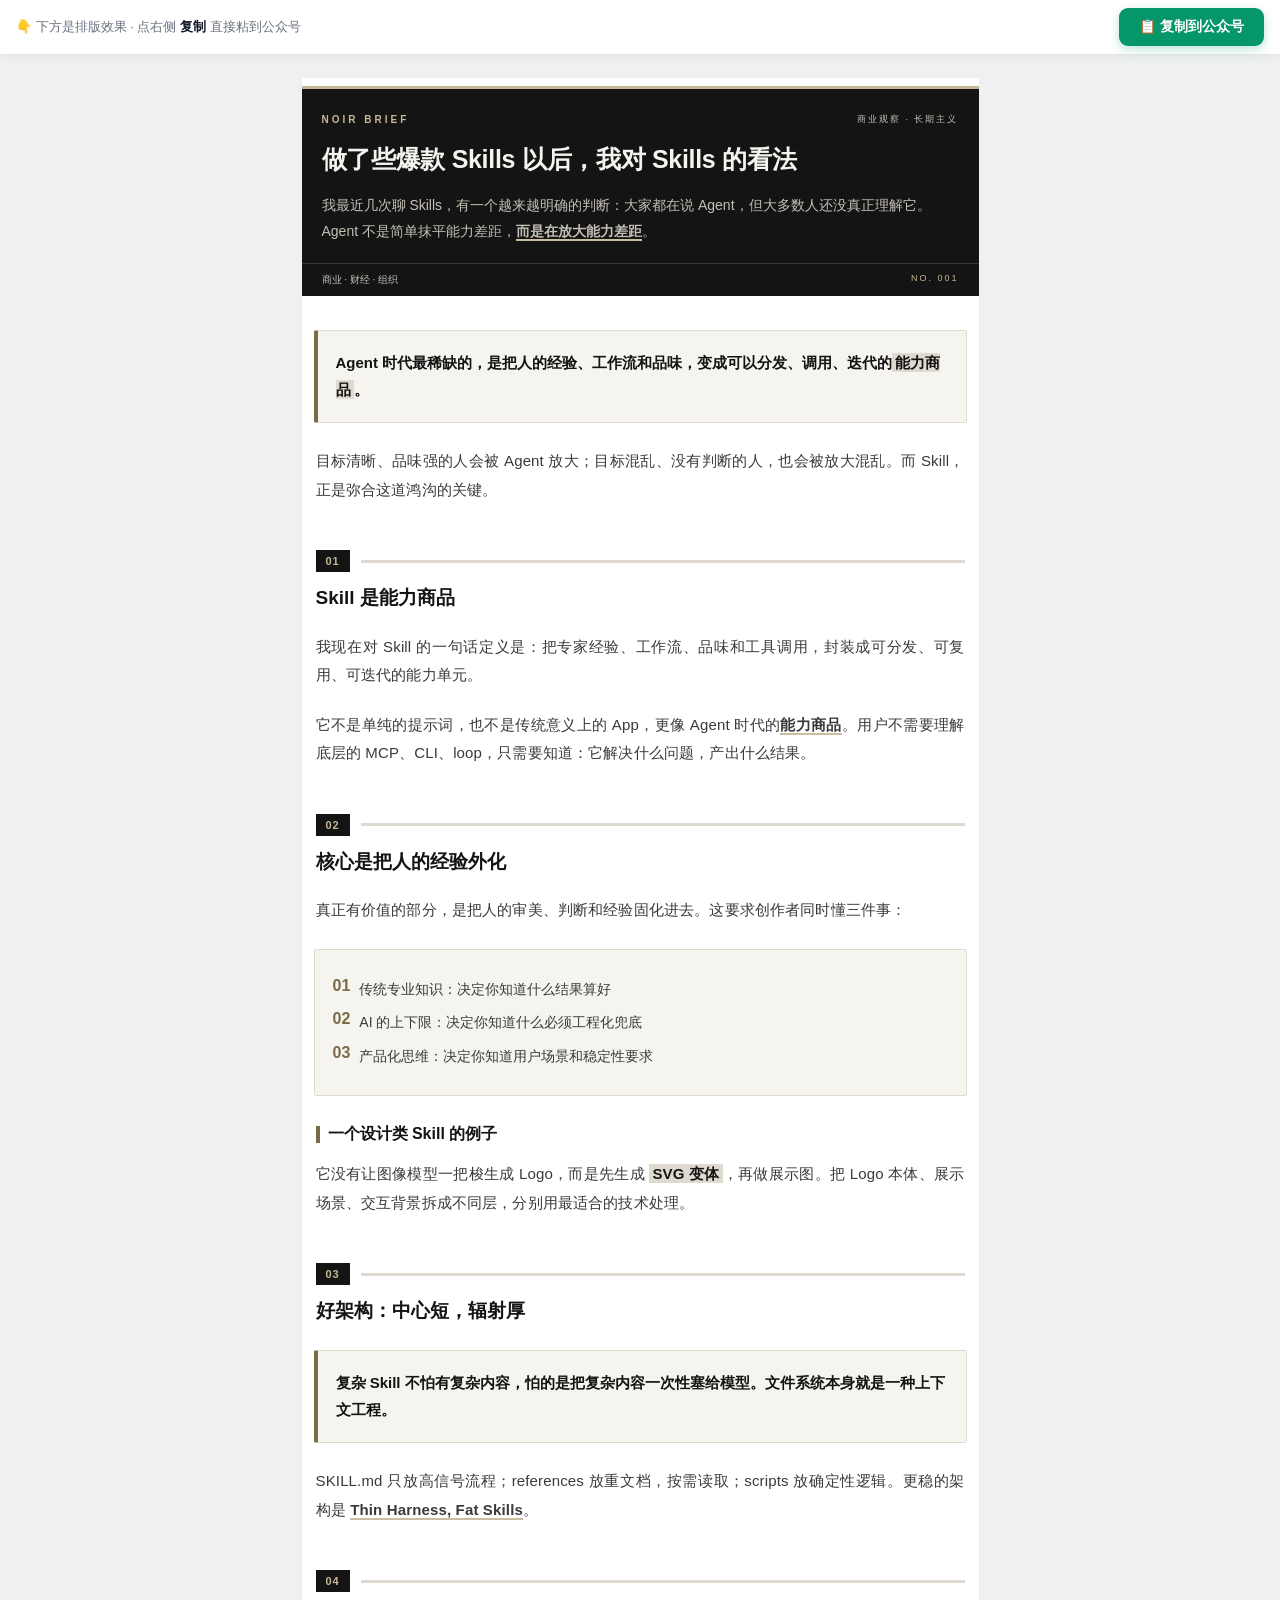
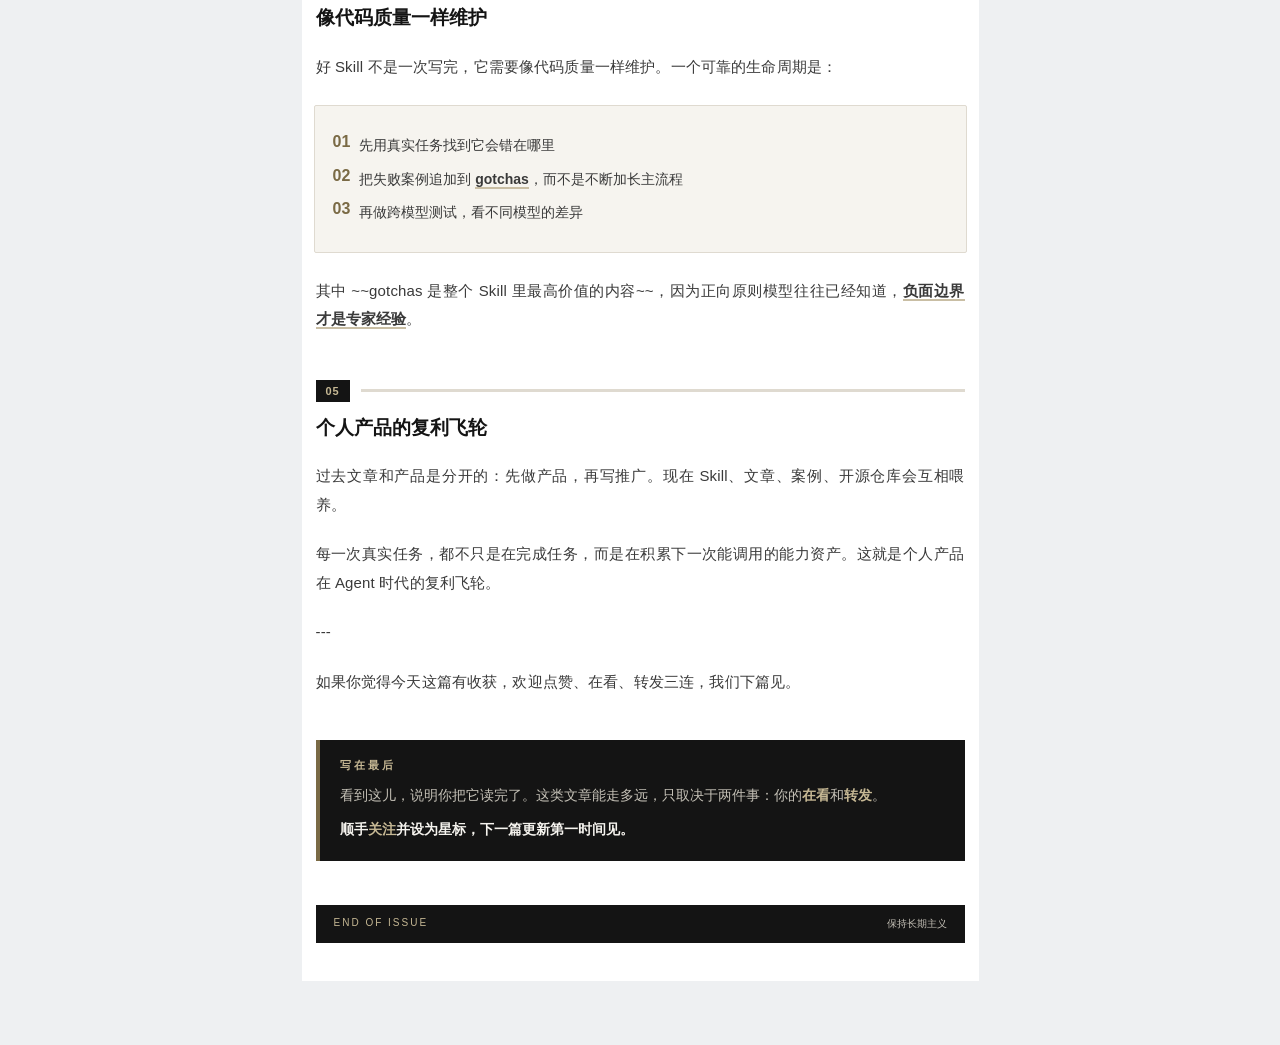
<file: docs/gallery/noir-gold.html>
<!DOCTYPE html>
<html lang="zh-CN">
<head>
<meta charset="UTF-8">
<meta name="viewport" content="width=device-width, initial-scale=1">
<title>gal-noir-gold · 公众号排版预览</title>
<style>
  body{margin:0;background:#eef0f2;font-family:-apple-system,BlinkMacSystemFont,'PingFang SC','Hiragino Sans GB','Microsoft YaHei',sans-serif;-webkit-text-size-adjust:100%;}
  .gzh-toolbar{position:fixed;top:0;left:0;right:0;height:54px;background:#ffffff;box-shadow:0 1px 10px rgba(0,0,0,.08);display:flex;align-items:center;justify-content:space-between;padding:0 16px;z-index:99;}
  .gzh-hint{font-size:13px;color:#6b7280;line-height:1.4;}
  .gzh-hint b{color:#111827;}
  .gzh-copy{background:#059669;color:#fff;border:0;border-radius:9px;padding:10px 20px;font-size:14px;font-weight:700;cursor:pointer;box-shadow:0 3px 10px rgba(5,150,105,.28);white-space:nowrap;transition:transform .08s,background .15s;}
  .gzh-copy:hover{background:#047857;}
  .gzh-copy:active{transform:translateY(1px);}
  .gzh-toast{position:fixed;top:66px;left:50%;transform:translateX(-50%);background:#111827;color:#fff;padding:11px 20px;border-radius:10px;font-size:14px;font-weight:600;opacity:0;pointer-events:none;transition:opacity .25s;z-index:100;box-shadow:0 6px 20px rgba(0,0,0,.25);max-width:88vw;text-align:center;}
  .gzh-toast.show{opacity:1;}
  .gzh-stage{max-width:700px;margin:78px auto 64px;padding:0 8px;}
  @media(max-width:520px){.gzh-hint{max-width:150px;}}
</style>
</head>
<body>
<div class="gzh-toolbar">
  <span class="gzh-hint">👇 下方是排版效果 · 点右侧 <b>复制</b> 直接粘到公众号</span>
  <button class="gzh-copy" id="gzhCopyBtn" onclick="gzhCopy()">📋 复制到公众号</button>
</div>
<div class="gzh-toast" id="gzhToast"></div>
<div class="gzh-stage">
  <div id="gzh-content">
<section style="box-sizing:border-box;max-width:677px;margin:0 auto;padding:8px 0 30px;background:#FFFFFF;color:#3A3A3A;font-family:-apple-system,BlinkMacSystemFont,Segoe UI,PingFang SC,Hiragino Sans GB,Microsoft YaHei,sans-serif;overflow-x:hidden;"><section style="margin:0 0 34px;background:#141414;"><section style="height:3px;background:#C6B894;line-height:0;"><span leaf=""> </span></section><section style="padding:24px 20px 18px;"><section style="display:flex;justify-content:space-between;align-items:center;margin-bottom:16px;"><p style="margin:0;font-size:10px;font-weight:800;letter-spacing:3px;color:#C6B894;"><span leaf="">NOIR BRIEF</span></p><p style="margin:0;font-size:9px;letter-spacing:2px;color:#C4C0B6;"><span leaf="">商业观察 · 长期主义</span></p></section><p style="margin:0 0 14px;font-size:25px;font-weight:800;line-height:1.42;letter-spacing:-0.3px;color:#F5F3EE;"><span leaf="">做了些爆款 Skills 以后，我对 Skills 的看法</span></p><p style="margin:0;font-size:14px;line-height:1.9;color:#C4C0B6;"><span leaf="">我最近几次聊 Skills，有一个越来越明确的判断：大家都在说 Agent，但大多数人还没真正理解它。Agent 不是简单抹平能力差距，</span><span style="border-bottom:2px solid #C9BEA4;font-weight:650;"><span leaf="">而是在放大能力差距</span></span><span leaf="">。</span></p></section><section style="border-top:1px solid #FFFFFF26;padding:9px 20px;display:flex;justify-content:space-between;"><p style="margin:0;font-size:10px;color:#C4C0B6;"><span leaf="">商业 · 财经 · 组织</span></p><p style="margin:0;font-size:9px;letter-spacing:2px;color:#C6B894;"><span leaf="">NO. 001</span></p></section></section><section style="margin:24px 12px;padding:18px;background:#FFFFFF;border:1px solid #DFDAD0;border-radius:2px;box-shadow:none;background:#F6F4EF;border-left:4px solid #7A6A45;box-shadow:none;"><p style="margin:0;font-size:15px;line-height:1.85;color:#141414;font-weight:650;"><span leaf="">Agent 时代最稀缺的，是把人的经验、工作流和品味，变成可以分发、调用、迭代的</span><span style="background:#DFDAD0;color:#141414;padding:1px 3px;font-weight:600;"><span leaf="">能力商品</span></span><span leaf="">。</span></p></section><p style="margin:0 14px 21px;font-size:15px;line-height:1.9;letter-spacing:0.15px;text-align:justify;color:#3A3A3A;"><span leaf="">目标清晰、品味强的人会被 Agent 放大；目标混乱、没有判断的人，也会被放大混乱。而 Skill，正是弥合这道鸿沟的关键。</span></p><section style="margin:46px 14px 20px;"><section style="display:flex;align-items:center;margin-bottom:12px;"><span style="display:inline-block;background:#141414;color:#C6B894;font-size:11px;font-weight:800;letter-spacing:1px;padding:5px 10px;margin-right:11px;"><span leaf="">01</span></span><span style="flex:1;height:3px;background:#DFDAD0;"><span leaf=""> </span></span></section><p style="margin:0;font-size:19px;font-weight:800;line-height:1.5;color:#141414;"><span leaf="">Skill 是能力商品</span></p></section><p style="margin:0 14px 21px;font-size:15px;line-height:1.9;letter-spacing:0.15px;text-align:justify;color:#3A3A3A;"><span leaf="">我现在对 Skill 的一句话定义是：把专家经验、工作流、品味和工具调用，封装成可分发、可复用、可迭代的能力单元。</span></p><p style="margin:0 14px 21px;font-size:15px;line-height:1.9;letter-spacing:0.15px;text-align:justify;color:#3A3A3A;"><span leaf="">它不是单纯的提示词，也不是传统意义上的 App，更像 Agent 时代的</span><span style="border-bottom:2px solid #C9BEA4;font-weight:650;"><span leaf="">能力商品</span></span><span leaf="">。用户不需要理解底层的 MCP、CLI、loop，只需要知道：它解决什么问题，产出什么结果。</span></p><section style="margin:46px 14px 20px;"><section style="display:flex;align-items:center;margin-bottom:12px;"><span style="display:inline-block;background:#141414;color:#C6B894;font-size:11px;font-weight:800;letter-spacing:1px;padding:5px 10px;margin-right:11px;"><span leaf="">02</span></span><span style="flex:1;height:3px;background:#DFDAD0;"><span leaf=""> </span></span></section><p style="margin:0;font-size:19px;font-weight:800;line-height:1.5;color:#141414;"><span leaf="">核心是把人的经验外化</span></p></section><p style="margin:0 14px 21px;font-size:15px;line-height:1.9;letter-spacing:0.15px;text-align:justify;color:#3A3A3A;"><span leaf="">真正有价值的部分，是把人的审美、判断和经验固化进去。这要求创作者同时懂三件事：</span></p><section style="margin:24px 12px;padding:18px;background:#FFFFFF;border:1px solid #DFDAD0;border-radius:2px;box-shadow:none;background:#F6F4EF;"><section style="display:flex;align-items:flex-start;margin:9px 0;"><p style="margin:0 9px 0 0;color:#7A6A45;font-weight:900;"><span leaf="">01</span></p><p style="margin:0;flex:1;font-size:14px;line-height:1.75;color:#3A3A3A;"><span leaf="">传统专业知识：决定你知道什么结果算好</span></p></section><section style="display:flex;align-items:flex-start;margin:9px 0;"><p style="margin:0 9px 0 0;color:#7A6A45;font-weight:900;"><span leaf="">02</span></p><p style="margin:0;flex:1;font-size:14px;line-height:1.75;color:#3A3A3A;"><span leaf="">AI 的上下限：决定你知道什么必须工程化兜底</span></p></section><section style="display:flex;align-items:flex-start;margin:9px 0;"><p style="margin:0 9px 0 0;color:#7A6A45;font-weight:900;"><span leaf="">03</span></p><p style="margin:0;flex:1;font-size:14px;line-height:1.75;color:#3A3A3A;"><span leaf="">产品化思维：决定你知道用户场景和稳定性要求</span></p></section></section><section style="margin:28px 14px 15px;display:flex;align-items:center;gap:8px;"><span style="width:4px;height:17px;background:#7A6A45;display:inline-block;"><span leaf=""> </span></span><p style="margin:0;font-size:16px;font-weight:800;color:#141414;"><span leaf="">一个设计类 Skill 的例子</span></p></section><p style="margin:0 14px 21px;font-size:15px;line-height:1.9;letter-spacing:0.15px;text-align:justify;color:#3A3A3A;"><span leaf="">它没有让图像模型一把梭生成 Logo，而是先生成 </span><span style="background:#DFDAD0;color:#141414;padding:1px 3px;font-weight:600;"><span leaf="">SVG 变体</span></span><span leaf="">，再做展示图。把 Logo 本体、展示场景、交互背景拆成不同层，分别用最适合的技术处理。</span></p><section style="margin:46px 14px 20px;"><section style="display:flex;align-items:center;margin-bottom:12px;"><span style="display:inline-block;background:#141414;color:#C6B894;font-size:11px;font-weight:800;letter-spacing:1px;padding:5px 10px;margin-right:11px;"><span leaf="">03</span></span><span style="flex:1;height:3px;background:#DFDAD0;"><span leaf=""> </span></span></section><p style="margin:0;font-size:19px;font-weight:800;line-height:1.5;color:#141414;"><span leaf="">好架构：中心短，辐射厚</span></p></section><section style="margin:24px 12px;padding:18px;background:#FFFFFF;border:1px solid #DFDAD0;border-radius:2px;box-shadow:none;background:#F6F4EF;border-left:4px solid #7A6A45;box-shadow:none;"><p style="margin:0;font-size:15px;line-height:1.85;color:#141414;font-weight:650;"><span leaf="">复杂 Skill 不怕有复杂内容，怕的是把复杂内容一次性塞给模型。文件系统本身就是一种上下文工程。</span></p></section><p style="margin:0 14px 21px;font-size:15px;line-height:1.9;letter-spacing:0.15px;text-align:justify;color:#3A3A3A;"><span leaf="">SKILL.md 只放高信号流程；references 放重文档，按需读取；scripts 放确定性逻辑。更稳的架构是 </span><span style="border-bottom:2px solid #C9BEA4;font-weight:650;"><span leaf="">Thin Harness, Fat Skills</span></span><span leaf="">。</span></p><section style="margin:46px 14px 20px;"><section style="display:flex;align-items:center;margin-bottom:12px;"><span style="display:inline-block;background:#141414;color:#C6B894;font-size:11px;font-weight:800;letter-spacing:1px;padding:5px 10px;margin-right:11px;"><span leaf="">04</span></span><span style="flex:1;height:3px;background:#DFDAD0;"><span leaf=""> </span></span></section><p style="margin:0;font-size:19px;font-weight:800;line-height:1.5;color:#141414;"><span leaf="">像代码质量一样维护</span></p></section><p style="margin:0 14px 21px;font-size:15px;line-height:1.9;letter-spacing:0.15px;text-align:justify;color:#3A3A3A;"><span leaf="">好 Skill 不是一次写完，它需要像代码质量一样维护。一个可靠的生命周期是：</span></p><section style="margin:24px 12px;padding:18px;background:#FFFFFF;border:1px solid #DFDAD0;border-radius:2px;box-shadow:none;background:#F6F4EF;"><section style="display:flex;align-items:flex-start;margin:9px 0;"><p style="margin:0 9px 0 0;color:#7A6A45;font-weight:900;"><span leaf="">01</span></p><p style="margin:0;flex:1;font-size:14px;line-height:1.75;color:#3A3A3A;"><span leaf="">先用真实任务找到它会错在哪里</span></p></section><section style="display:flex;align-items:flex-start;margin:9px 0;"><p style="margin:0 9px 0 0;color:#7A6A45;font-weight:900;"><span leaf="">02</span></p><p style="margin:0;flex:1;font-size:14px;line-height:1.75;color:#3A3A3A;"><span leaf="">把失败案例追加到 </span><span style="border-bottom:2px solid #C9BEA4;font-weight:650;"><span leaf="">gotchas</span></span><span leaf="">，而不是不断加长主流程</span></p></section><section style="display:flex;align-items:flex-start;margin:9px 0;"><p style="margin:0 9px 0 0;color:#7A6A45;font-weight:900;"><span leaf="">03</span></p><p style="margin:0;flex:1;font-size:14px;line-height:1.75;color:#3A3A3A;"><span leaf="">再做跨模型测试，看不同模型的差异</span></p></section></section><p style="margin:0 14px 21px;font-size:15px;line-height:1.9;letter-spacing:0.15px;text-align:justify;color:#3A3A3A;"><span leaf="">其中 ~~gotchas 是整个 Skill 里最高价值的内容~~，因为正向原则模型往往已经知道，</span><span style="border-bottom:2px solid #C9BEA4;font-weight:650;"><span leaf="">负面边界才是专家经验</span></span><span leaf="">。</span></p><section style="margin:46px 14px 20px;"><section style="display:flex;align-items:center;margin-bottom:12px;"><span style="display:inline-block;background:#141414;color:#C6B894;font-size:11px;font-weight:800;letter-spacing:1px;padding:5px 10px;margin-right:11px;"><span leaf="">05</span></span><span style="flex:1;height:3px;background:#DFDAD0;"><span leaf=""> </span></span></section><p style="margin:0;font-size:19px;font-weight:800;line-height:1.5;color:#141414;"><span leaf="">个人产品的复利飞轮</span></p></section><p style="margin:0 14px 21px;font-size:15px;line-height:1.9;letter-spacing:0.15px;text-align:justify;color:#3A3A3A;"><span leaf="">过去文章和产品是分开的：先做产品，再写推广。现在 Skill、文章、案例、开源仓库会互相喂养。</span></p><p style="margin:0 14px 21px;font-size:15px;line-height:1.9;letter-spacing:0.15px;text-align:justify;color:#3A3A3A;"><span leaf="">每一次真实任务，都不只是在完成任务，而是在积累下一次能调用的能力资产。这就是个人产品在 Agent 时代的复利飞轮。</span></p><p style="margin:0 14px 21px;font-size:15px;line-height:1.9;letter-spacing:0.15px;text-align:justify;color:#3A3A3A;"><span leaf="">---</span></p><p style="margin:0 14px 21px;font-size:15px;line-height:1.9;letter-spacing:0.15px;text-align:justify;color:#3A3A3A;"><span leaf="">如果你觉得今天这篇有收获，欢迎点赞、在看、转发三连，我们下篇见。</span></p><section style="margin:44px 14px 0;background:#141414;border-left:4px solid #7A6A45;padding:18px 20px;"><p style="margin:0 0 10px;font-size:11px;font-weight:800;letter-spacing:3px;color:#C6B894;"><span leaf="">写在最后</span></p><p style="margin:0 0 8px;font-size:14px;line-height:1.85;color:#C4C0B6;"><span leaf="">看到这儿，说明你把它读完了。这类文章能走多远，只取决于两件事：你的</span><span style="font-weight:800;color:#C6B894;"><span leaf="">在看</span></span><span leaf="">和</span><span style="font-weight:800;color:#C6B894;"><span leaf="">转发</span></span><span leaf="">。</span></p><p style="margin:0;font-size:14px;line-height:1.85;font-weight:700;color:#F5F3EE;"><span leaf="">顺手</span><span style="font-weight:800;color:#C6B894;"><span leaf="">关注</span></span><span leaf="">并设为星标，下一篇更新第一时间见。</span></p></section><section style="margin:44px 14px 8px;background:#141414;padding:12px 18px;display:flex;justify-content:space-between;"><p style="margin:0;color:#C6B894;font-size:10px;letter-spacing:2px;"><span leaf="">END OF ISSUE</span></p><p style="margin:0;color:#C4C0B6;font-size:10px;"><span leaf="">保持长期主义</span></p></section></section>
  </div>
</div>
<script>
  function gzhShowToast(msg){
    var t=document.getElementById('gzhToast');
    t.textContent=msg;t.classList.add('show');
    clearTimeout(t._timer);
    t._timer=setTimeout(function(){t.classList.remove('show');},2800);
  }
  function gzhCopy(){
    var el=document.getElementById('gzh-content');
    // 选中渲染后的富文本节点并复制（等价于手动 Ctrl+A / Ctrl+C，保留全部样式）
    var range=document.createRange();
    range.selectNodeContents(el);
    var sel=window.getSelection();
    sel.removeAllRanges();
    sel.addRange(range);
    var ok=false;
    try{ok=document.execCommand('copy');}catch(e){ok=false;}
    sel.removeAllRanges();
    var btn=document.getElementById('gzhCopyBtn');
    if(ok){
      gzhShowToast('✅ 已复制！去公众号编辑器按 Ctrl/⌘+V 粘贴即可');
      var old=btn.textContent;btn.textContent='✅ 已复制';
      setTimeout(function(){btn.textContent=old;},2200);
    }else{
      gzhShowToast('⚠ 自动复制失败，请手动全选(Ctrl/⌘+A)再复制(Ctrl/⌘+C)');
    }
  }
</script>
</body>
</html>
</file>
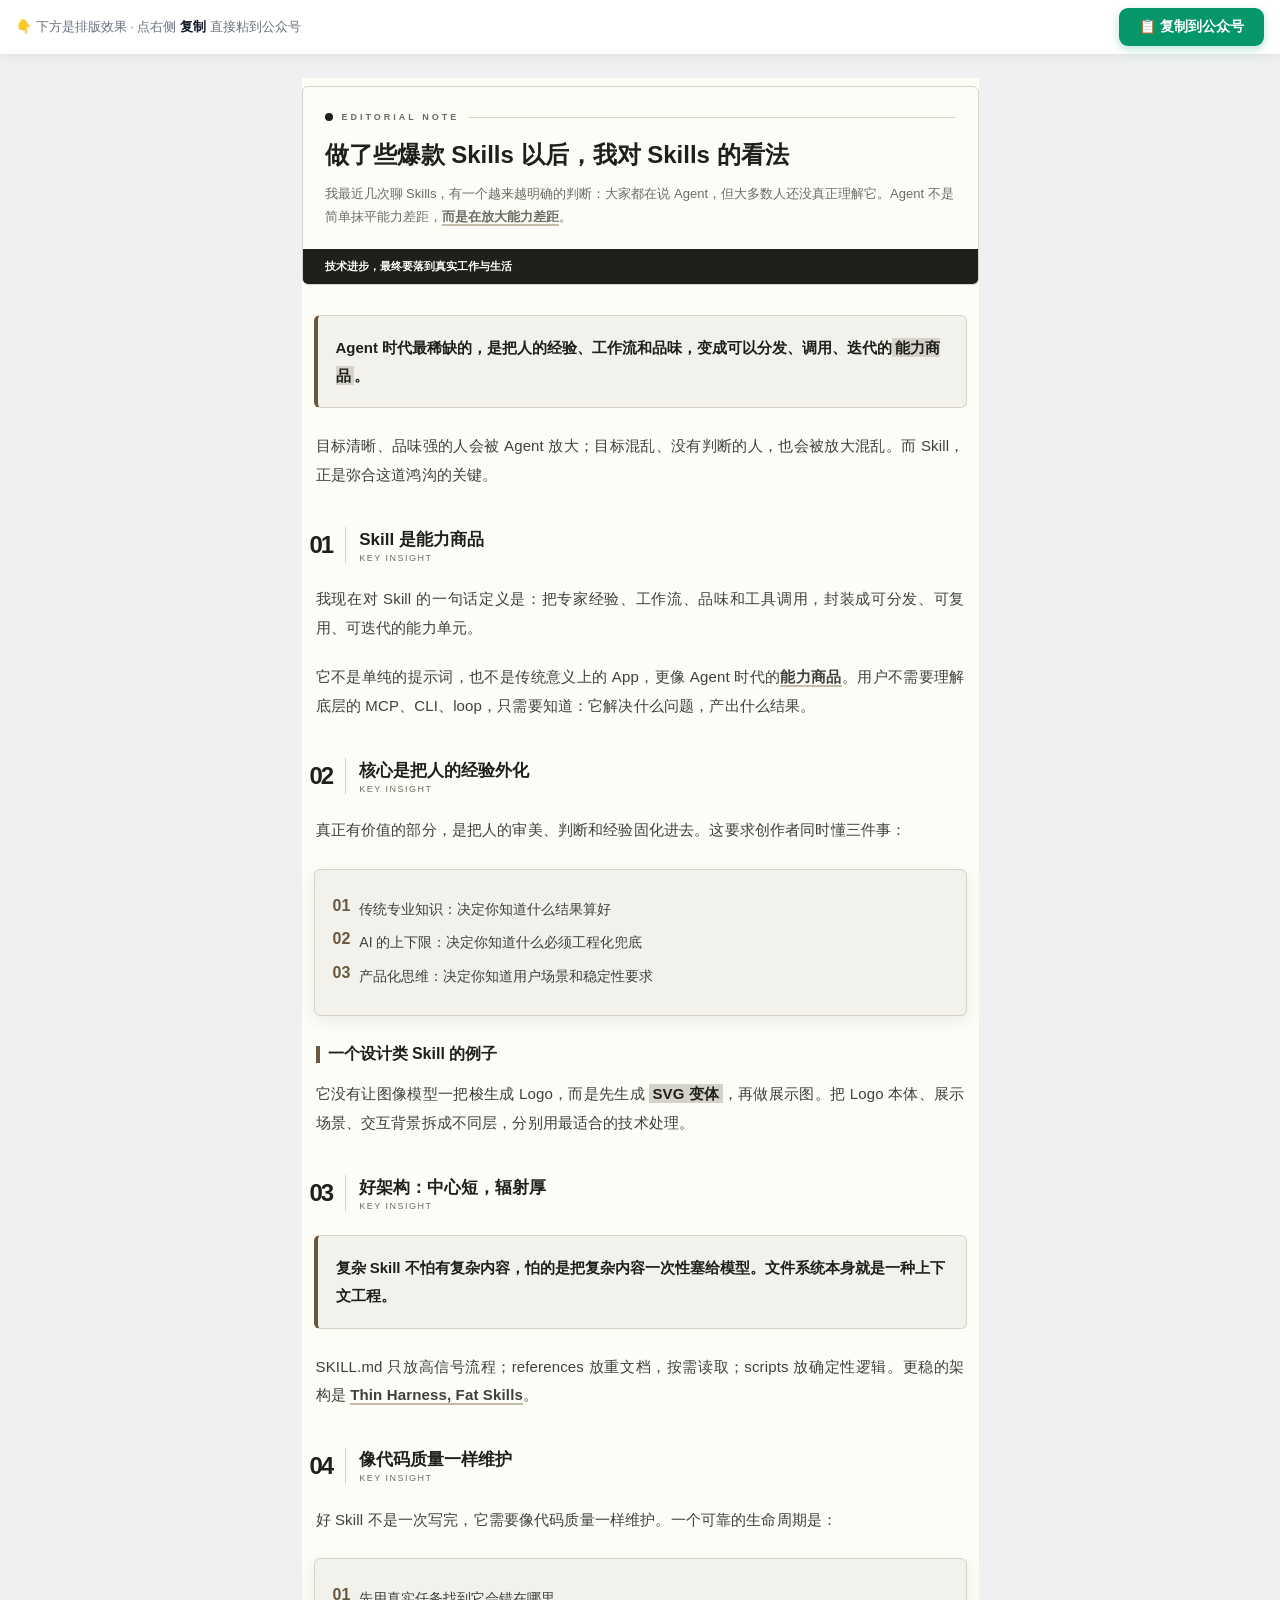
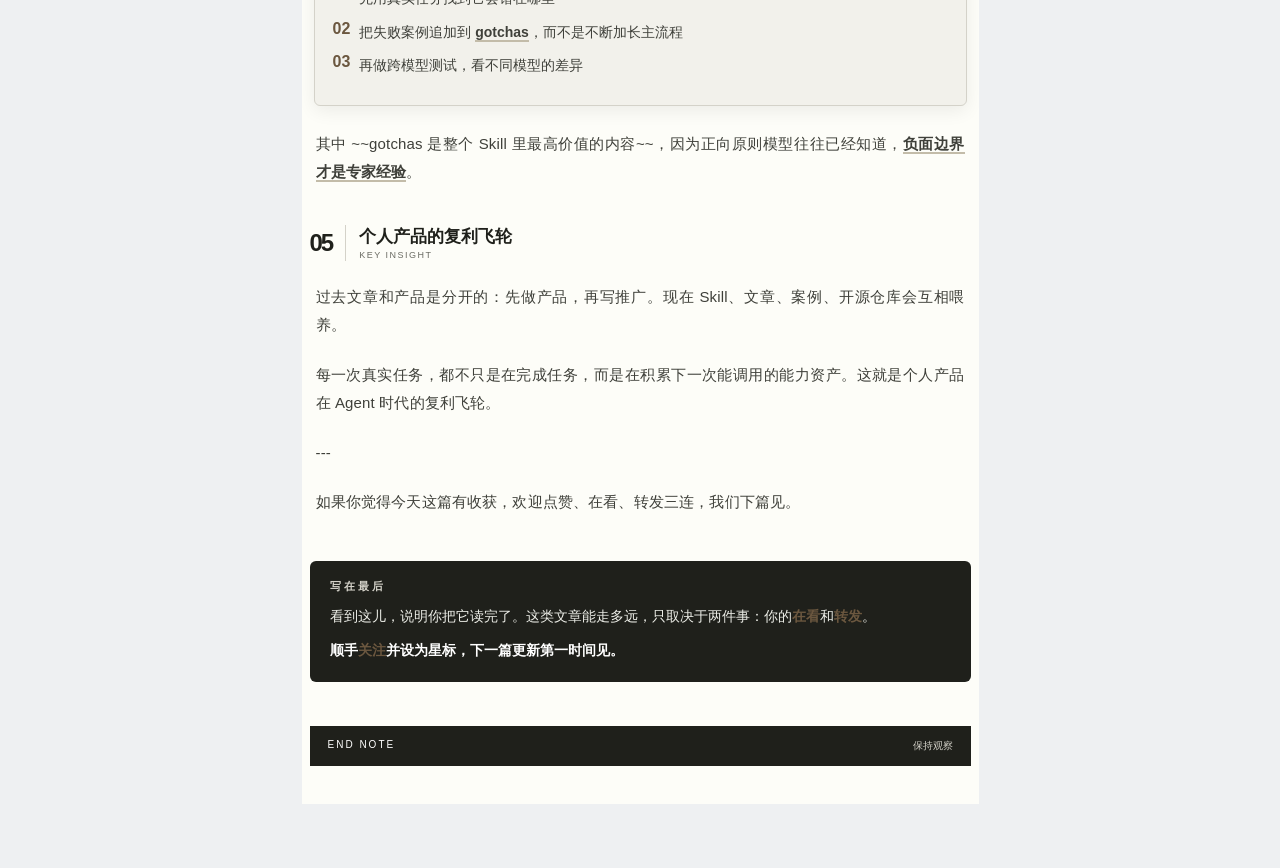
<file: docs/gallery/olive-journal.html>
<!DOCTYPE html>
<html lang="zh-CN">
<head>
<meta charset="UTF-8">
<meta name="viewport" content="width=device-width, initial-scale=1">
<title>gal-olive-journal · 公众号排版预览</title>
<style>
  body{margin:0;background:#eef0f2;font-family:-apple-system,BlinkMacSystemFont,'PingFang SC','Hiragino Sans GB','Microsoft YaHei',sans-serif;-webkit-text-size-adjust:100%;}
  .gzh-toolbar{position:fixed;top:0;left:0;right:0;height:54px;background:#ffffff;box-shadow:0 1px 10px rgba(0,0,0,.08);display:flex;align-items:center;justify-content:space-between;padding:0 16px;z-index:99;}
  .gzh-hint{font-size:13px;color:#6b7280;line-height:1.4;}
  .gzh-hint b{color:#111827;}
  .gzh-copy{background:#059669;color:#fff;border:0;border-radius:9px;padding:10px 20px;font-size:14px;font-weight:700;cursor:pointer;box-shadow:0 3px 10px rgba(5,150,105,.28);white-space:nowrap;transition:transform .08s,background .15s;}
  .gzh-copy:hover{background:#047857;}
  .gzh-copy:active{transform:translateY(1px);}
  .gzh-toast{position:fixed;top:66px;left:50%;transform:translateX(-50%);background:#111827;color:#fff;padding:11px 20px;border-radius:10px;font-size:14px;font-weight:600;opacity:0;pointer-events:none;transition:opacity .25s;z-index:100;box-shadow:0 6px 20px rgba(0,0,0,.25);max-width:88vw;text-align:center;}
  .gzh-toast.show{opacity:1;}
  .gzh-stage{max-width:700px;margin:78px auto 64px;padding:0 8px;}
  @media(max-width:520px){.gzh-hint{max-width:150px;}}
</style>
</head>
<body>
<div class="gzh-toolbar">
  <span class="gzh-hint">👇 下方是排版效果 · 点右侧 <b>复制</b> 直接粘到公众号</span>
  <button class="gzh-copy" id="gzhCopyBtn" onclick="gzhCopy()">📋 复制到公众号</button>
</div>
<div class="gzh-toast" id="gzhToast"></div>
<div class="gzh-stage">
  <div id="gzh-content">
<section style="box-sizing:border-box;max-width:677px;margin:0 auto;padding:8px 0 30px;background:#FDFDF8;color:#3F403A;font-family:-apple-system,BlinkMacSystemFont,Segoe UI,PingFang SC,Hiragino Sans GB,Microsoft YaHei,sans-serif;overflow-x:hidden;"><section style="background:#FDFDF8;border:1px solid #D4D2C9;border-radius:6px;overflow:hidden;margin-bottom:30px;"><section style="padding:25px 22px 20px;"><section style="display:flex;align-items:center;margin-bottom:18px;"><span style="width:8px;height:8px;background:#1F201B;border-radius:50%;display:inline-block;"><span leaf=""> </span></span><p style="margin:0 9px;font-size:9px;font-weight:700;letter-spacing:3px;color:#6B6C64;"><span leaf="">EDITORIAL NOTE</span></p><span style="height:1px;background:#D4D2C9;flex:1;display:inline-block;"><span leaf=""> </span></span></section><p style="font-size:24px;font-weight:800;color:#1F201B;margin:0 0 12px;line-height:1.25;"><span leaf="">做了些爆款 Skills 以后，我对 Skills 的看法</span></p><p style="font-size:13px;color:#6B6C64;margin:0;line-height:1.8;"><span leaf="">我最近几次聊 Skills，有一个越来越明确的判断：大家都在说 Agent，但大多数人还没真正理解它。Agent 不是简单抹平能力差距，</span><span style="border-bottom:2px solid #C3BCA9;font-weight:600;"><span leaf="">而是在放大能力差距</span></span><span leaf="">。</span></p></section><section style="background:#1F201B;padding:10px 22px;"><p style="margin:0;font-size:11px;color:#FFFFFF;font-weight:600;"><span leaf="">技术进步，最终要落到真实工作与生活</span></p></section></section><section style="margin:24px 12px;padding:18px;background:#FDFDF8;border:1px solid #D4D2C9;border-radius:6px;box-shadow:0 5px 18px rgba(0,0,0,0.07);background:#F2F1EB;border-left:4px solid #6B573F;box-shadow:none;"><p style="margin:0;font-size:15px;line-height:1.85;color:#1F201B;font-weight:650;"><span leaf="">Agent 时代最稀缺的，是把人的经验、工作流和品味，变成可以分发、调用、迭代的</span><span style="background:#D4D2C9;color:#1F201B;padding:1px 3px;font-weight:600;"><span leaf="">能力商品</span></span><span leaf="">。</span></p></section><p style="margin:0 14px 21px;font-size:15px;line-height:1.9;letter-spacing:0.15px;text-align:justify;color:#3F403A;"><span leaf="">目标清晰、品味强的人会被 Agent 放大；目标混乱、没有判断的人，也会被放大混乱。而 Skill，正是弥合这道鸿沟的关键。</span></p><section style="margin:38px 8px 22px;display:flex;align-items:center;gap:13px;"><section style="text-align:center;"><p style="margin:0;font-size:24px;font-weight:800;color:#1F201B;line-height:1;letter-spacing:-2px;"><span leaf="">01</span></p></section><span style="width:1px;height:36px;background:#D4D2C9;display:inline-block;"><span leaf=""> </span></span><section><p style="margin:0 0 2px;font-size:17px;font-weight:800;color:#1F201B;"><span leaf="">Skill 是能力商品</span></p><p style="margin:0;font-size:9px;color:#6B6C64;letter-spacing:1.5px;"><span leaf="">KEY INSIGHT</span></p></section></section><p style="margin:0 14px 21px;font-size:15px;line-height:1.9;letter-spacing:0.15px;text-align:justify;color:#3F403A;"><span leaf="">我现在对 Skill 的一句话定义是：把专家经验、工作流、品味和工具调用，封装成可分发、可复用、可迭代的能力单元。</span></p><p style="margin:0 14px 21px;font-size:15px;line-height:1.9;letter-spacing:0.15px;text-align:justify;color:#3F403A;"><span leaf="">它不是单纯的提示词，也不是传统意义上的 App，更像 Agent 时代的</span><span style="border-bottom:2px solid #C3BCA9;font-weight:600;"><span leaf="">能力商品</span></span><span leaf="">。用户不需要理解底层的 MCP、CLI、loop，只需要知道：它解决什么问题，产出什么结果。</span></p><section style="margin:38px 8px 22px;display:flex;align-items:center;gap:13px;"><section style="text-align:center;"><p style="margin:0;font-size:24px;font-weight:800;color:#1F201B;line-height:1;letter-spacing:-2px;"><span leaf="">02</span></p></section><span style="width:1px;height:36px;background:#D4D2C9;display:inline-block;"><span leaf=""> </span></span><section><p style="margin:0 0 2px;font-size:17px;font-weight:800;color:#1F201B;"><span leaf="">核心是把人的经验外化</span></p><p style="margin:0;font-size:9px;color:#6B6C64;letter-spacing:1.5px;"><span leaf="">KEY INSIGHT</span></p></section></section><p style="margin:0 14px 21px;font-size:15px;line-height:1.9;letter-spacing:0.15px;text-align:justify;color:#3F403A;"><span leaf="">真正有价值的部分，是把人的审美、判断和经验固化进去。这要求创作者同时懂三件事：</span></p><section style="margin:24px 12px;padding:18px;background:#FDFDF8;border:1px solid #D4D2C9;border-radius:6px;box-shadow:0 5px 18px rgba(0,0,0,0.07);background:#F2F1EB;"><section style="display:flex;align-items:flex-start;margin:9px 0;"><p style="margin:0 9px 0 0;color:#6B573F;font-weight:900;"><span leaf="">01</span></p><p style="margin:0;flex:1;font-size:14px;line-height:1.75;color:#3F403A;"><span leaf="">传统专业知识：决定你知道什么结果算好</span></p></section><section style="display:flex;align-items:flex-start;margin:9px 0;"><p style="margin:0 9px 0 0;color:#6B573F;font-weight:900;"><span leaf="">02</span></p><p style="margin:0;flex:1;font-size:14px;line-height:1.75;color:#3F403A;"><span leaf="">AI 的上下限：决定你知道什么必须工程化兜底</span></p></section><section style="display:flex;align-items:flex-start;margin:9px 0;"><p style="margin:0 9px 0 0;color:#6B573F;font-weight:900;"><span leaf="">03</span></p><p style="margin:0;flex:1;font-size:14px;line-height:1.75;color:#3F403A;"><span leaf="">产品化思维：决定你知道用户场景和稳定性要求</span></p></section></section><section style="margin:28px 14px 15px;display:flex;align-items:center;gap:8px;"><span style="width:4px;height:17px;background:#6B573F;display:inline-block;"><span leaf=""> </span></span><p style="margin:0;font-size:16px;font-weight:800;color:#1F201B;"><span leaf="">一个设计类 Skill 的例子</span></p></section><p style="margin:0 14px 21px;font-size:15px;line-height:1.9;letter-spacing:0.15px;text-align:justify;color:#3F403A;"><span leaf="">它没有让图像模型一把梭生成 Logo，而是先生成 </span><span style="background:#D4D2C9;color:#1F201B;padding:1px 3px;font-weight:600;"><span leaf="">SVG 变体</span></span><span leaf="">，再做展示图。把 Logo 本体、展示场景、交互背景拆成不同层，分别用最适合的技术处理。</span></p><section style="margin:38px 8px 22px;display:flex;align-items:center;gap:13px;"><section style="text-align:center;"><p style="margin:0;font-size:24px;font-weight:800;color:#1F201B;line-height:1;letter-spacing:-2px;"><span leaf="">03</span></p></section><span style="width:1px;height:36px;background:#D4D2C9;display:inline-block;"><span leaf=""> </span></span><section><p style="margin:0 0 2px;font-size:17px;font-weight:800;color:#1F201B;"><span leaf="">好架构：中心短，辐射厚</span></p><p style="margin:0;font-size:9px;color:#6B6C64;letter-spacing:1.5px;"><span leaf="">KEY INSIGHT</span></p></section></section><section style="margin:24px 12px;padding:18px;background:#FDFDF8;border:1px solid #D4D2C9;border-radius:6px;box-shadow:0 5px 18px rgba(0,0,0,0.07);background:#F2F1EB;border-left:4px solid #6B573F;box-shadow:none;"><p style="margin:0;font-size:15px;line-height:1.85;color:#1F201B;font-weight:650;"><span leaf="">复杂 Skill 不怕有复杂内容，怕的是把复杂内容一次性塞给模型。文件系统本身就是一种上下文工程。</span></p></section><p style="margin:0 14px 21px;font-size:15px;line-height:1.9;letter-spacing:0.15px;text-align:justify;color:#3F403A;"><span leaf="">SKILL.md 只放高信号流程；references 放重文档，按需读取；scripts 放确定性逻辑。更稳的架构是 </span><span style="border-bottom:2px solid #C3BCA9;font-weight:600;"><span leaf="">Thin Harness, Fat Skills</span></span><span leaf="">。</span></p><section style="margin:38px 8px 22px;display:flex;align-items:center;gap:13px;"><section style="text-align:center;"><p style="margin:0;font-size:24px;font-weight:800;color:#1F201B;line-height:1;letter-spacing:-2px;"><span leaf="">04</span></p></section><span style="width:1px;height:36px;background:#D4D2C9;display:inline-block;"><span leaf=""> </span></span><section><p style="margin:0 0 2px;font-size:17px;font-weight:800;color:#1F201B;"><span leaf="">像代码质量一样维护</span></p><p style="margin:0;font-size:9px;color:#6B6C64;letter-spacing:1.5px;"><span leaf="">KEY INSIGHT</span></p></section></section><p style="margin:0 14px 21px;font-size:15px;line-height:1.9;letter-spacing:0.15px;text-align:justify;color:#3F403A;"><span leaf="">好 Skill 不是一次写完，它需要像代码质量一样维护。一个可靠的生命周期是：</span></p><section style="margin:24px 12px;padding:18px;background:#FDFDF8;border:1px solid #D4D2C9;border-radius:6px;box-shadow:0 5px 18px rgba(0,0,0,0.07);background:#F2F1EB;"><section style="display:flex;align-items:flex-start;margin:9px 0;"><p style="margin:0 9px 0 0;color:#6B573F;font-weight:900;"><span leaf="">01</span></p><p style="margin:0;flex:1;font-size:14px;line-height:1.75;color:#3F403A;"><span leaf="">先用真实任务找到它会错在哪里</span></p></section><section style="display:flex;align-items:flex-start;margin:9px 0;"><p style="margin:0 9px 0 0;color:#6B573F;font-weight:900;"><span leaf="">02</span></p><p style="margin:0;flex:1;font-size:14px;line-height:1.75;color:#3F403A;"><span leaf="">把失败案例追加到 </span><span style="border-bottom:2px solid #C3BCA9;font-weight:600;"><span leaf="">gotchas</span></span><span leaf="">，而不是不断加长主流程</span></p></section><section style="display:flex;align-items:flex-start;margin:9px 0;"><p style="margin:0 9px 0 0;color:#6B573F;font-weight:900;"><span leaf="">03</span></p><p style="margin:0;flex:1;font-size:14px;line-height:1.75;color:#3F403A;"><span leaf="">再做跨模型测试，看不同模型的差异</span></p></section></section><p style="margin:0 14px 21px;font-size:15px;line-height:1.9;letter-spacing:0.15px;text-align:justify;color:#3F403A;"><span leaf="">其中 ~~gotchas 是整个 Skill 里最高价值的内容~~，因为正向原则模型往往已经知道，</span><span style="border-bottom:2px solid #C3BCA9;font-weight:600;"><span leaf="">负面边界才是专家经验</span></span><span leaf="">。</span></p><section style="margin:38px 8px 22px;display:flex;align-items:center;gap:13px;"><section style="text-align:center;"><p style="margin:0;font-size:24px;font-weight:800;color:#1F201B;line-height:1;letter-spacing:-2px;"><span leaf="">05</span></p></section><span style="width:1px;height:36px;background:#D4D2C9;display:inline-block;"><span leaf=""> </span></span><section><p style="margin:0 0 2px;font-size:17px;font-weight:800;color:#1F201B;"><span leaf="">个人产品的复利飞轮</span></p><p style="margin:0;font-size:9px;color:#6B6C64;letter-spacing:1.5px;"><span leaf="">KEY INSIGHT</span></p></section></section><p style="margin:0 14px 21px;font-size:15px;line-height:1.9;letter-spacing:0.15px;text-align:justify;color:#3F403A;"><span leaf="">过去文章和产品是分开的：先做产品，再写推广。现在 Skill、文章、案例、开源仓库会互相喂养。</span></p><p style="margin:0 14px 21px;font-size:15px;line-height:1.9;letter-spacing:0.15px;text-align:justify;color:#3F403A;"><span leaf="">每一次真实任务，都不只是在完成任务，而是在积累下一次能调用的能力资产。这就是个人产品在 Agent 时代的复利飞轮。</span></p><p style="margin:0 14px 21px;font-size:15px;line-height:1.9;letter-spacing:0.15px;text-align:justify;color:#3F403A;"><span leaf="">---</span></p><p style="margin:0 14px 21px;font-size:15px;line-height:1.9;letter-spacing:0.15px;text-align:justify;color:#3F403A;"><span leaf="">如果你觉得今天这篇有收获，欢迎点赞、在看、转发三连，我们下篇见。</span></p><section style="margin:44px 8px 0;background:#1F201B;border-radius:6px;padding:18px 20px;"><p style="margin:0 0 10px;font-size:11px;font-weight:800;letter-spacing:3px;color:#D4D2C9;"><span leaf="">写在最后</span></p><p style="margin:0 0 8px;font-size:14px;line-height:1.85;color:#EDEEE8;"><span leaf="">看到这儿，说明你把它读完了。这类文章能走多远，只取决于两件事：你的</span><span style="font-weight:800;color:#6B573F;"><span leaf="">在看</span></span><span leaf="">和</span><span style="font-weight:800;color:#6B573F;"><span leaf="">转发</span></span><span leaf="">。</span></p><p style="margin:0;font-size:14px;line-height:1.85;font-weight:700;color:#FFFFFF;"><span leaf="">顺手</span><span style="font-weight:800;color:#6B573F;"><span leaf="">关注</span></span><span leaf="">并设为星标，下一篇更新第一时间见。</span></p></section><section style="margin:44px 8px 8px;background:#1F201B;padding:13px 18px;display:flex;justify-content:space-between;"><p style="margin:0;color:#FFFFFF;font-size:10px;letter-spacing:2px;"><span leaf="">END NOTE</span></p><p style="margin:0;color:#D4D2C9;font-size:10px;"><span leaf="">保持观察</span></p></section></section>
  </div>
</div>
<script>
  function gzhShowToast(msg){
    var t=document.getElementById('gzhToast');
    t.textContent=msg;t.classList.add('show');
    clearTimeout(t._timer);
    t._timer=setTimeout(function(){t.classList.remove('show');},2800);
  }
  function gzhCopy(){
    var el=document.getElementById('gzh-content');
    // 选中渲染后的富文本节点并复制（等价于手动 Ctrl+A / Ctrl+C，保留全部样式）
    var range=document.createRange();
    range.selectNodeContents(el);
    var sel=window.getSelection();
    sel.removeAllRanges();
    sel.addRange(range);
    var ok=false;
    try{ok=document.execCommand('copy');}catch(e){ok=false;}
    sel.removeAllRanges();
    var btn=document.getElementById('gzhCopyBtn');
    if(ok){
      gzhShowToast('✅ 已复制！去公众号编辑器按 Ctrl/⌘+V 粘贴即可');
      var old=btn.textContent;btn.textContent='✅ 已复制';
      setTimeout(function(){btn.textContent=old;},2200);
    }else{
      gzhShowToast('⚠ 自动复制失败，请手动全选(Ctrl/⌘+A)再复制(Ctrl/⌘+C)');
    }
  }
</script>
</body>
</html>
</file>
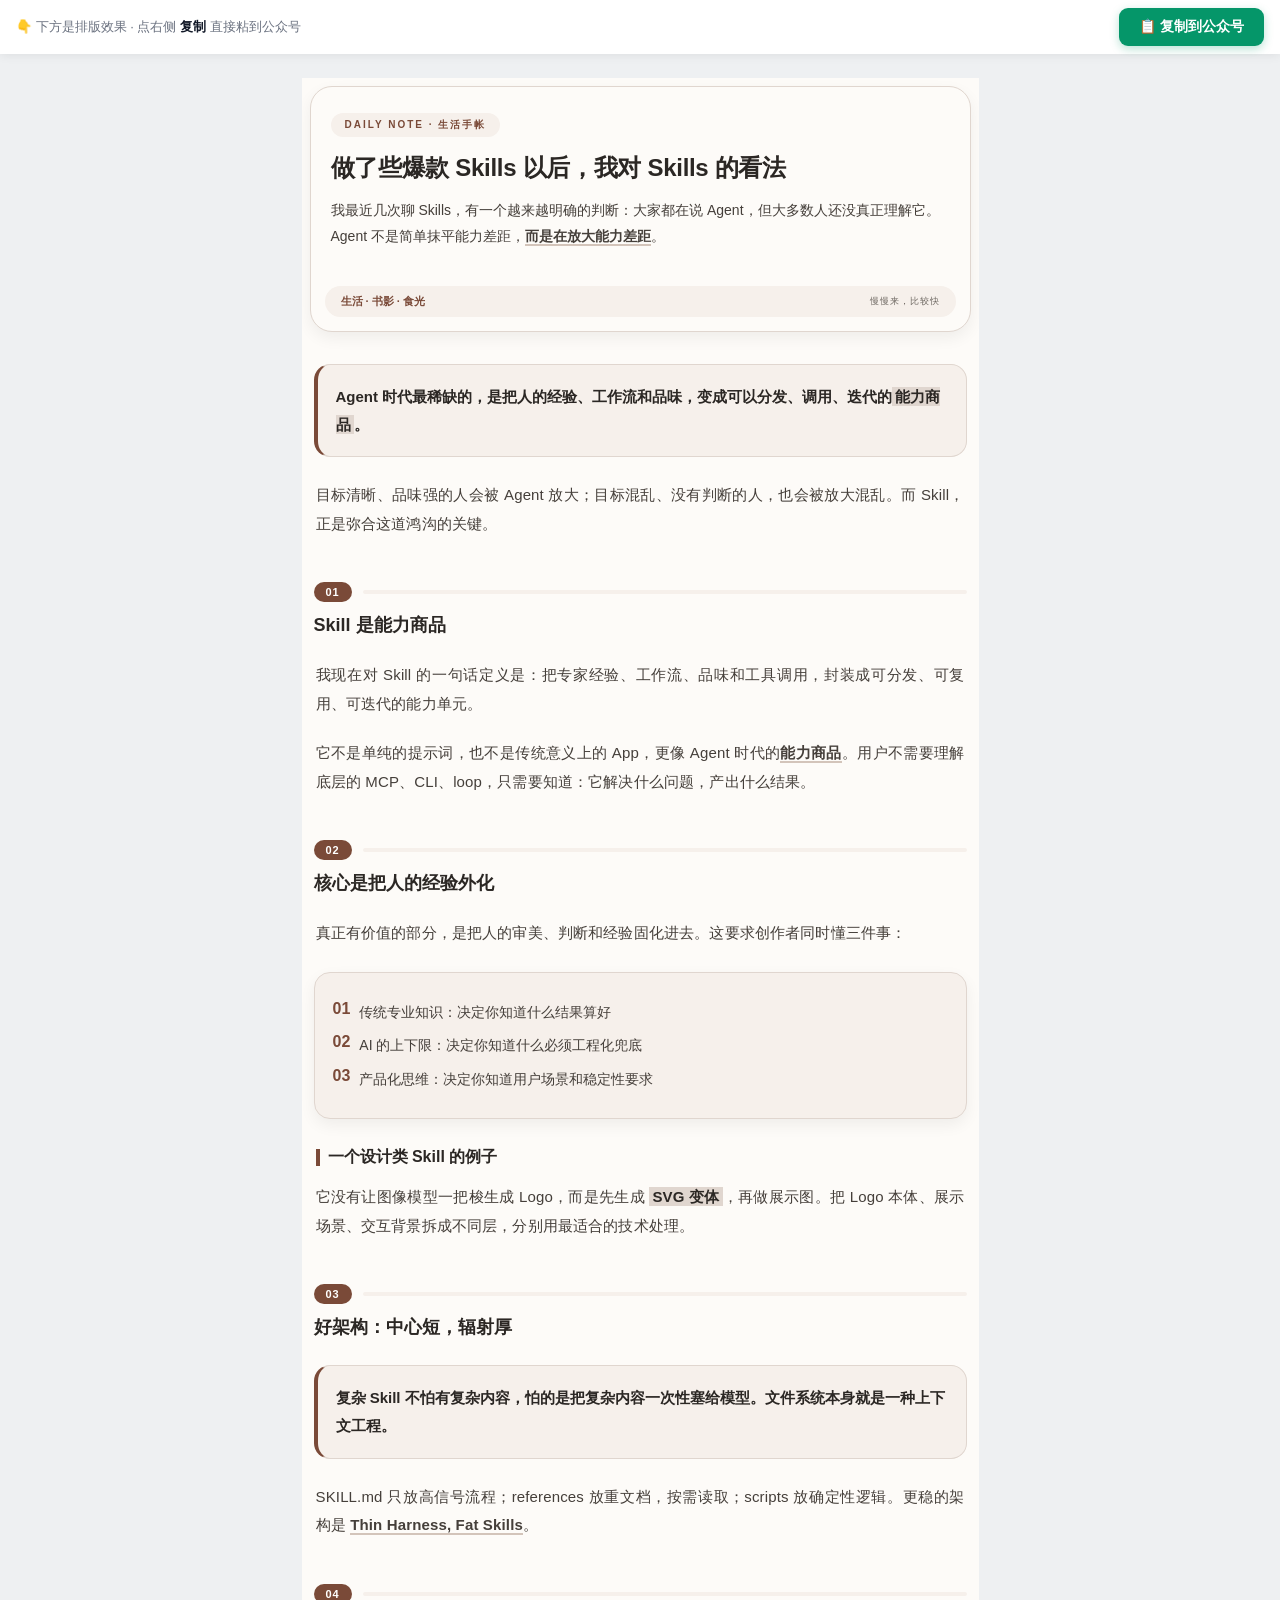
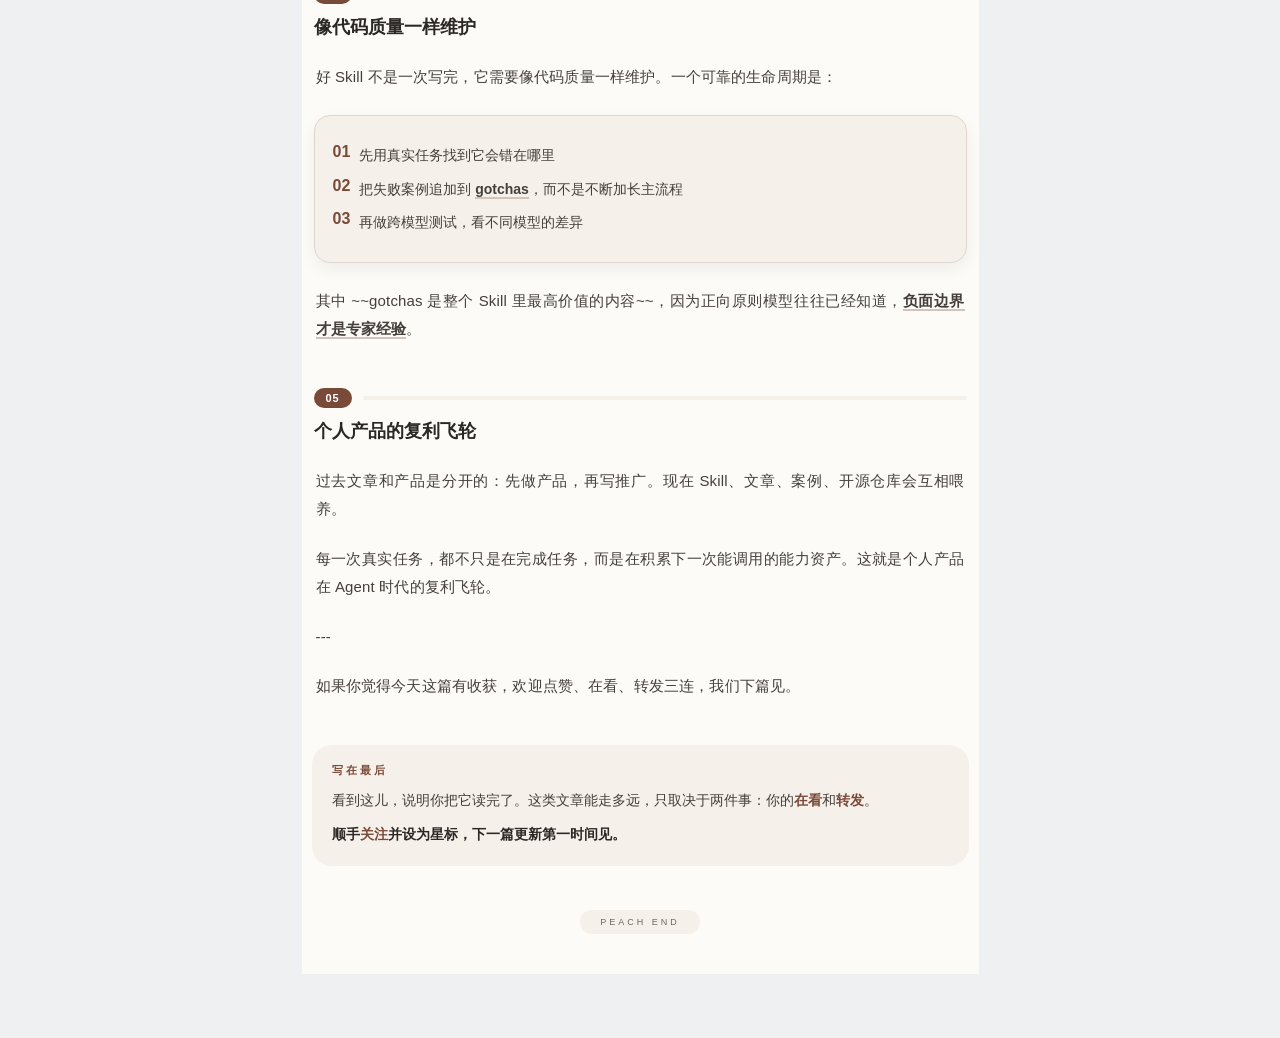
<file: docs/gallery/peach-soft.html>
<!DOCTYPE html>
<html lang="zh-CN">
<head>
<meta charset="UTF-8">
<meta name="viewport" content="width=device-width, initial-scale=1">
<title>gal-peach-soft · 公众号排版预览</title>
<style>
  body{margin:0;background:#eef0f2;font-family:-apple-system,BlinkMacSystemFont,'PingFang SC','Hiragino Sans GB','Microsoft YaHei',sans-serif;-webkit-text-size-adjust:100%;}
  .gzh-toolbar{position:fixed;top:0;left:0;right:0;height:54px;background:#ffffff;box-shadow:0 1px 10px rgba(0,0,0,.08);display:flex;align-items:center;justify-content:space-between;padding:0 16px;z-index:99;}
  .gzh-hint{font-size:13px;color:#6b7280;line-height:1.4;}
  .gzh-hint b{color:#111827;}
  .gzh-copy{background:#059669;color:#fff;border:0;border-radius:9px;padding:10px 20px;font-size:14px;font-weight:700;cursor:pointer;box-shadow:0 3px 10px rgba(5,150,105,.28);white-space:nowrap;transition:transform .08s,background .15s;}
  .gzh-copy:hover{background:#047857;}
  .gzh-copy:active{transform:translateY(1px);}
  .gzh-toast{position:fixed;top:66px;left:50%;transform:translateX(-50%);background:#111827;color:#fff;padding:11px 20px;border-radius:10px;font-size:14px;font-weight:600;opacity:0;pointer-events:none;transition:opacity .25s;z-index:100;box-shadow:0 6px 20px rgba(0,0,0,.25);max-width:88vw;text-align:center;}
  .gzh-toast.show{opacity:1;}
  .gzh-stage{max-width:700px;margin:78px auto 64px;padding:0 8px;}
  @media(max-width:520px){.gzh-hint{max-width:150px;}}
</style>
</head>
<body>
<div class="gzh-toolbar">
  <span class="gzh-hint">👇 下方是排版效果 · 点右侧 <b>复制</b> 直接粘到公众号</span>
  <button class="gzh-copy" id="gzhCopyBtn" onclick="gzhCopy()">📋 复制到公众号</button>
</div>
<div class="gzh-toast" id="gzhToast"></div>
<div class="gzh-stage">
  <div id="gzh-content">
<section style="box-sizing:border-box;max-width:677px;margin:0 auto;padding:8px 0 30px;background:#FDFBF8;color:#453F3A;font-family:-apple-system,BlinkMacSystemFont,Segoe UI,PingFang SC,Hiragino Sans GB,Microsoft YaHei,sans-serif;overflow-x:hidden;"><section style="margin:0 8px 32px;background:#FDFBF8;border:1.5px solid #E0D6CF;border-radius:22px;overflow:hidden;box-shadow:0 6px 16px rgba(0,0,0,0.06);"><section style="padding:26px 20px 18px;"><span style="display:inline-block;background:#F6F0EB;color:#7A4A38;border-radius:999px;padding:5px 14px;font-size:10px;font-weight:800;letter-spacing:2px;"><span leaf="">DAILY NOTE · 生活手帐</span></span><p style="margin:14px 0 12px;font-size:24px;font-weight:900;line-height:1.4;letter-spacing:-0.3px;color:#2B2724;"><span leaf="">做了些爆款 Skills 以后，我对 Skills 的看法</span></p><p style="margin:0 0 18px;font-size:14px;line-height:1.9;color:#453F3A;"><span leaf="">我最近几次聊 Skills，有一个越来越明确的判断：大家都在说 Agent，但大多数人还没真正理解它。Agent 不是简单抹平能力差距，</span><span style="border-bottom:2px solid #D3C4BA;font-weight:600;"><span leaf="">而是在放大能力差距</span></span><span leaf="">。</span></p></section><section style="margin:0 14px 14px;background:#F6F0EB;border-radius:999px;padding:8px 16px;display:flex;justify-content:space-between;align-items:center;"><p style="margin:0;font-size:11px;font-weight:700;color:#7A4A38;"><span leaf="">生活 · 书影 · 食光</span></p><p style="margin:0;font-size:9px;letter-spacing:1px;color:#6E6862;"><span leaf="">慢慢来，比较快</span></p></section></section><section style="margin:24px 12px;padding:18px;background:#FDFBF8;border:1px solid #E0D6CF;border-radius:16px;box-shadow:0 6px 16px rgba(0,0,0,0.06);background:#F6F0EB;border-left:4px solid #7A4A38;box-shadow:none;"><p style="margin:0;font-size:15px;line-height:1.85;color:#2B2724;font-weight:650;"><span leaf="">Agent 时代最稀缺的，是把人的经验、工作流和品味，变成可以分发、调用、迭代的</span><span style="background:#E0D6CF;color:#2B2724;padding:1px 3px;font-weight:600;"><span leaf="">能力商品</span></span><span leaf="">。</span></p></section><p style="margin:0 14px 21px;font-size:15px;line-height:1.9;letter-spacing:0.15px;text-align:justify;color:#453F3A;"><span leaf="">目标清晰、品味强的人会被 Agent 放大；目标混乱、没有判断的人，也会被放大混乱。而 Skill，正是弥合这道鸿沟的关键。</span></p><section style="margin:44px 12px 22px;"><section style="display:flex;align-items:center;"><span style="display:inline-block;background:#7A4A38;color:#FFFFFF;border-radius:999px;padding:4px 12px;font-size:11px;font-weight:800;letter-spacing:1px;margin-right:11px;"><span leaf="">01</span></span><span style="flex:1;height:4px;border-radius:2px;background:#F6F0EB;"><span leaf=""> </span></span></section><p style="margin:10px 0 0;font-size:18px;font-weight:800;line-height:1.5;color:#2B2724;"><span leaf="">Skill 是能力商品</span></p></section><p style="margin:0 14px 21px;font-size:15px;line-height:1.9;letter-spacing:0.15px;text-align:justify;color:#453F3A;"><span leaf="">我现在对 Skill 的一句话定义是：把专家经验、工作流、品味和工具调用，封装成可分发、可复用、可迭代的能力单元。</span></p><p style="margin:0 14px 21px;font-size:15px;line-height:1.9;letter-spacing:0.15px;text-align:justify;color:#453F3A;"><span leaf="">它不是单纯的提示词，也不是传统意义上的 App，更像 Agent 时代的</span><span style="border-bottom:2px solid #D3C4BA;font-weight:600;"><span leaf="">能力商品</span></span><span leaf="">。用户不需要理解底层的 MCP、CLI、loop，只需要知道：它解决什么问题，产出什么结果。</span></p><section style="margin:44px 12px 22px;"><section style="display:flex;align-items:center;"><span style="display:inline-block;background:#7A4A38;color:#FFFFFF;border-radius:999px;padding:4px 12px;font-size:11px;font-weight:800;letter-spacing:1px;margin-right:11px;"><span leaf="">02</span></span><span style="flex:1;height:4px;border-radius:2px;background:#F6F0EB;"><span leaf=""> </span></span></section><p style="margin:10px 0 0;font-size:18px;font-weight:800;line-height:1.5;color:#2B2724;"><span leaf="">核心是把人的经验外化</span></p></section><p style="margin:0 14px 21px;font-size:15px;line-height:1.9;letter-spacing:0.15px;text-align:justify;color:#453F3A;"><span leaf="">真正有价值的部分，是把人的审美、判断和经验固化进去。这要求创作者同时懂三件事：</span></p><section style="margin:24px 12px;padding:18px;background:#FDFBF8;border:1px solid #E0D6CF;border-radius:16px;box-shadow:0 6px 16px rgba(0,0,0,0.06);background:#F6F0EB;"><section style="display:flex;align-items:flex-start;margin:9px 0;"><p style="margin:0 9px 0 0;color:#7A4A38;font-weight:900;"><span leaf="">01</span></p><p style="margin:0;flex:1;font-size:14px;line-height:1.75;color:#453F3A;"><span leaf="">传统专业知识：决定你知道什么结果算好</span></p></section><section style="display:flex;align-items:flex-start;margin:9px 0;"><p style="margin:0 9px 0 0;color:#7A4A38;font-weight:900;"><span leaf="">02</span></p><p style="margin:0;flex:1;font-size:14px;line-height:1.75;color:#453F3A;"><span leaf="">AI 的上下限：决定你知道什么必须工程化兜底</span></p></section><section style="display:flex;align-items:flex-start;margin:9px 0;"><p style="margin:0 9px 0 0;color:#7A4A38;font-weight:900;"><span leaf="">03</span></p><p style="margin:0;flex:1;font-size:14px;line-height:1.75;color:#453F3A;"><span leaf="">产品化思维：决定你知道用户场景和稳定性要求</span></p></section></section><section style="margin:28px 14px 15px;display:flex;align-items:center;gap:8px;"><span style="width:4px;height:17px;background:#7A4A38;display:inline-block;"><span leaf=""> </span></span><p style="margin:0;font-size:16px;font-weight:800;color:#2B2724;"><span leaf="">一个设计类 Skill 的例子</span></p></section><p style="margin:0 14px 21px;font-size:15px;line-height:1.9;letter-spacing:0.15px;text-align:justify;color:#453F3A;"><span leaf="">它没有让图像模型一把梭生成 Logo，而是先生成 </span><span style="background:#E0D6CF;color:#2B2724;padding:1px 3px;font-weight:600;"><span leaf="">SVG 变体</span></span><span leaf="">，再做展示图。把 Logo 本体、展示场景、交互背景拆成不同层，分别用最适合的技术处理。</span></p><section style="margin:44px 12px 22px;"><section style="display:flex;align-items:center;"><span style="display:inline-block;background:#7A4A38;color:#FFFFFF;border-radius:999px;padding:4px 12px;font-size:11px;font-weight:800;letter-spacing:1px;margin-right:11px;"><span leaf="">03</span></span><span style="flex:1;height:4px;border-radius:2px;background:#F6F0EB;"><span leaf=""> </span></span></section><p style="margin:10px 0 0;font-size:18px;font-weight:800;line-height:1.5;color:#2B2724;"><span leaf="">好架构：中心短，辐射厚</span></p></section><section style="margin:24px 12px;padding:18px;background:#FDFBF8;border:1px solid #E0D6CF;border-radius:16px;box-shadow:0 6px 16px rgba(0,0,0,0.06);background:#F6F0EB;border-left:4px solid #7A4A38;box-shadow:none;"><p style="margin:0;font-size:15px;line-height:1.85;color:#2B2724;font-weight:650;"><span leaf="">复杂 Skill 不怕有复杂内容，怕的是把复杂内容一次性塞给模型。文件系统本身就是一种上下文工程。</span></p></section><p style="margin:0 14px 21px;font-size:15px;line-height:1.9;letter-spacing:0.15px;text-align:justify;color:#453F3A;"><span leaf="">SKILL.md 只放高信号流程；references 放重文档，按需读取；scripts 放确定性逻辑。更稳的架构是 </span><span style="border-bottom:2px solid #D3C4BA;font-weight:600;"><span leaf="">Thin Harness, Fat Skills</span></span><span leaf="">。</span></p><section style="margin:44px 12px 22px;"><section style="display:flex;align-items:center;"><span style="display:inline-block;background:#7A4A38;color:#FFFFFF;border-radius:999px;padding:4px 12px;font-size:11px;font-weight:800;letter-spacing:1px;margin-right:11px;"><span leaf="">04</span></span><span style="flex:1;height:4px;border-radius:2px;background:#F6F0EB;"><span leaf=""> </span></span></section><p style="margin:10px 0 0;font-size:18px;font-weight:800;line-height:1.5;color:#2B2724;"><span leaf="">像代码质量一样维护</span></p></section><p style="margin:0 14px 21px;font-size:15px;line-height:1.9;letter-spacing:0.15px;text-align:justify;color:#453F3A;"><span leaf="">好 Skill 不是一次写完，它需要像代码质量一样维护。一个可靠的生命周期是：</span></p><section style="margin:24px 12px;padding:18px;background:#FDFBF8;border:1px solid #E0D6CF;border-radius:16px;box-shadow:0 6px 16px rgba(0,0,0,0.06);background:#F6F0EB;"><section style="display:flex;align-items:flex-start;margin:9px 0;"><p style="margin:0 9px 0 0;color:#7A4A38;font-weight:900;"><span leaf="">01</span></p><p style="margin:0;flex:1;font-size:14px;line-height:1.75;color:#453F3A;"><span leaf="">先用真实任务找到它会错在哪里</span></p></section><section style="display:flex;align-items:flex-start;margin:9px 0;"><p style="margin:0 9px 0 0;color:#7A4A38;font-weight:900;"><span leaf="">02</span></p><p style="margin:0;flex:1;font-size:14px;line-height:1.75;color:#453F3A;"><span leaf="">把失败案例追加到 </span><span style="border-bottom:2px solid #D3C4BA;font-weight:600;"><span leaf="">gotchas</span></span><span leaf="">，而不是不断加长主流程</span></p></section><section style="display:flex;align-items:flex-start;margin:9px 0;"><p style="margin:0 9px 0 0;color:#7A4A38;font-weight:900;"><span leaf="">03</span></p><p style="margin:0;flex:1;font-size:14px;line-height:1.75;color:#453F3A;"><span leaf="">再做跨模型测试，看不同模型的差异</span></p></section></section><p style="margin:0 14px 21px;font-size:15px;line-height:1.9;letter-spacing:0.15px;text-align:justify;color:#453F3A;"><span leaf="">其中 ~~gotchas 是整个 Skill 里最高价值的内容~~，因为正向原则模型往往已经知道，</span><span style="border-bottom:2px solid #D3C4BA;font-weight:600;"><span leaf="">负面边界才是专家经验</span></span><span leaf="">。</span></p><section style="margin:44px 12px 22px;"><section style="display:flex;align-items:center;"><span style="display:inline-block;background:#7A4A38;color:#FFFFFF;border-radius:999px;padding:4px 12px;font-size:11px;font-weight:800;letter-spacing:1px;margin-right:11px;"><span leaf="">05</span></span><span style="flex:1;height:4px;border-radius:2px;background:#F6F0EB;"><span leaf=""> </span></span></section><p style="margin:10px 0 0;font-size:18px;font-weight:800;line-height:1.5;color:#2B2724;"><span leaf="">个人产品的复利飞轮</span></p></section><p style="margin:0 14px 21px;font-size:15px;line-height:1.9;letter-spacing:0.15px;text-align:justify;color:#453F3A;"><span leaf="">过去文章和产品是分开的：先做产品，再写推广。现在 Skill、文章、案例、开源仓库会互相喂养。</span></p><p style="margin:0 14px 21px;font-size:15px;line-height:1.9;letter-spacing:0.15px;text-align:justify;color:#453F3A;"><span leaf="">每一次真实任务，都不只是在完成任务，而是在积累下一次能调用的能力资产。这就是个人产品在 Agent 时代的复利飞轮。</span></p><p style="margin:0 14px 21px;font-size:15px;line-height:1.9;letter-spacing:0.15px;text-align:justify;color:#453F3A;"><span leaf="">---</span></p><p style="margin:0 14px 21px;font-size:15px;line-height:1.9;letter-spacing:0.15px;text-align:justify;color:#453F3A;"><span leaf="">如果你觉得今天这篇有收获，欢迎点赞、在看、转发三连，我们下篇见。</span></p><section style="margin:44px 10px 0;background:#F6F0EB;border-radius:20px;padding:18px 20px;"><p style="margin:0 0 10px;font-size:11px;font-weight:800;letter-spacing:3px;color:#7A4A38;"><span leaf="">写在最后</span></p><p style="margin:0 0 8px;font-size:14px;line-height:1.85;color:#453F3A;"><span leaf="">看到这儿，说明你把它读完了。这类文章能走多远，只取决于两件事：你的</span><span style="font-weight:800;color:#7A4A38;"><span leaf="">在看</span></span><span leaf="">和</span><span style="font-weight:800;color:#7A4A38;"><span leaf="">转发</span></span><span leaf="">。</span></p><p style="margin:0;font-size:14px;line-height:1.85;font-weight:700;color:#2B2724;"><span leaf="">顺手</span><span style="font-weight:800;color:#7A4A38;"><span leaf="">关注</span></span><span leaf="">并设为星标，下一篇更新第一时间见。</span></p></section><section style="margin:44px 14px 10px;text-align:center;"><span style="display:inline-block;background:#F6F0EB;border-radius:999px;padding:7px 20px;font-size:9px;letter-spacing:3px;color:#6E6862;"><span leaf="">PEACH END</span></span></section></section>
  </div>
</div>
<script>
  function gzhShowToast(msg){
    var t=document.getElementById('gzhToast');
    t.textContent=msg;t.classList.add('show');
    clearTimeout(t._timer);
    t._timer=setTimeout(function(){t.classList.remove('show');},2800);
  }
  function gzhCopy(){
    var el=document.getElementById('gzh-content');
    // 选中渲染后的富文本节点并复制（等价于手动 Ctrl+A / Ctrl+C，保留全部样式）
    var range=document.createRange();
    range.selectNodeContents(el);
    var sel=window.getSelection();
    sel.removeAllRanges();
    sel.addRange(range);
    var ok=false;
    try{ok=document.execCommand('copy');}catch(e){ok=false;}
    sel.removeAllRanges();
    var btn=document.getElementById('gzhCopyBtn');
    if(ok){
      gzhShowToast('✅ 已复制！去公众号编辑器按 Ctrl/⌘+V 粘贴即可');
      var old=btn.textContent;btn.textContent='✅ 已复制';
      setTimeout(function(){btn.textContent=old;},2200);
    }else{
      gzhShowToast('⚠ 自动复制失败，请手动全选(Ctrl/⌘+A)再复制(Ctrl/⌘+C)');
    }
  }
</script>
</body>
</html>
</file>
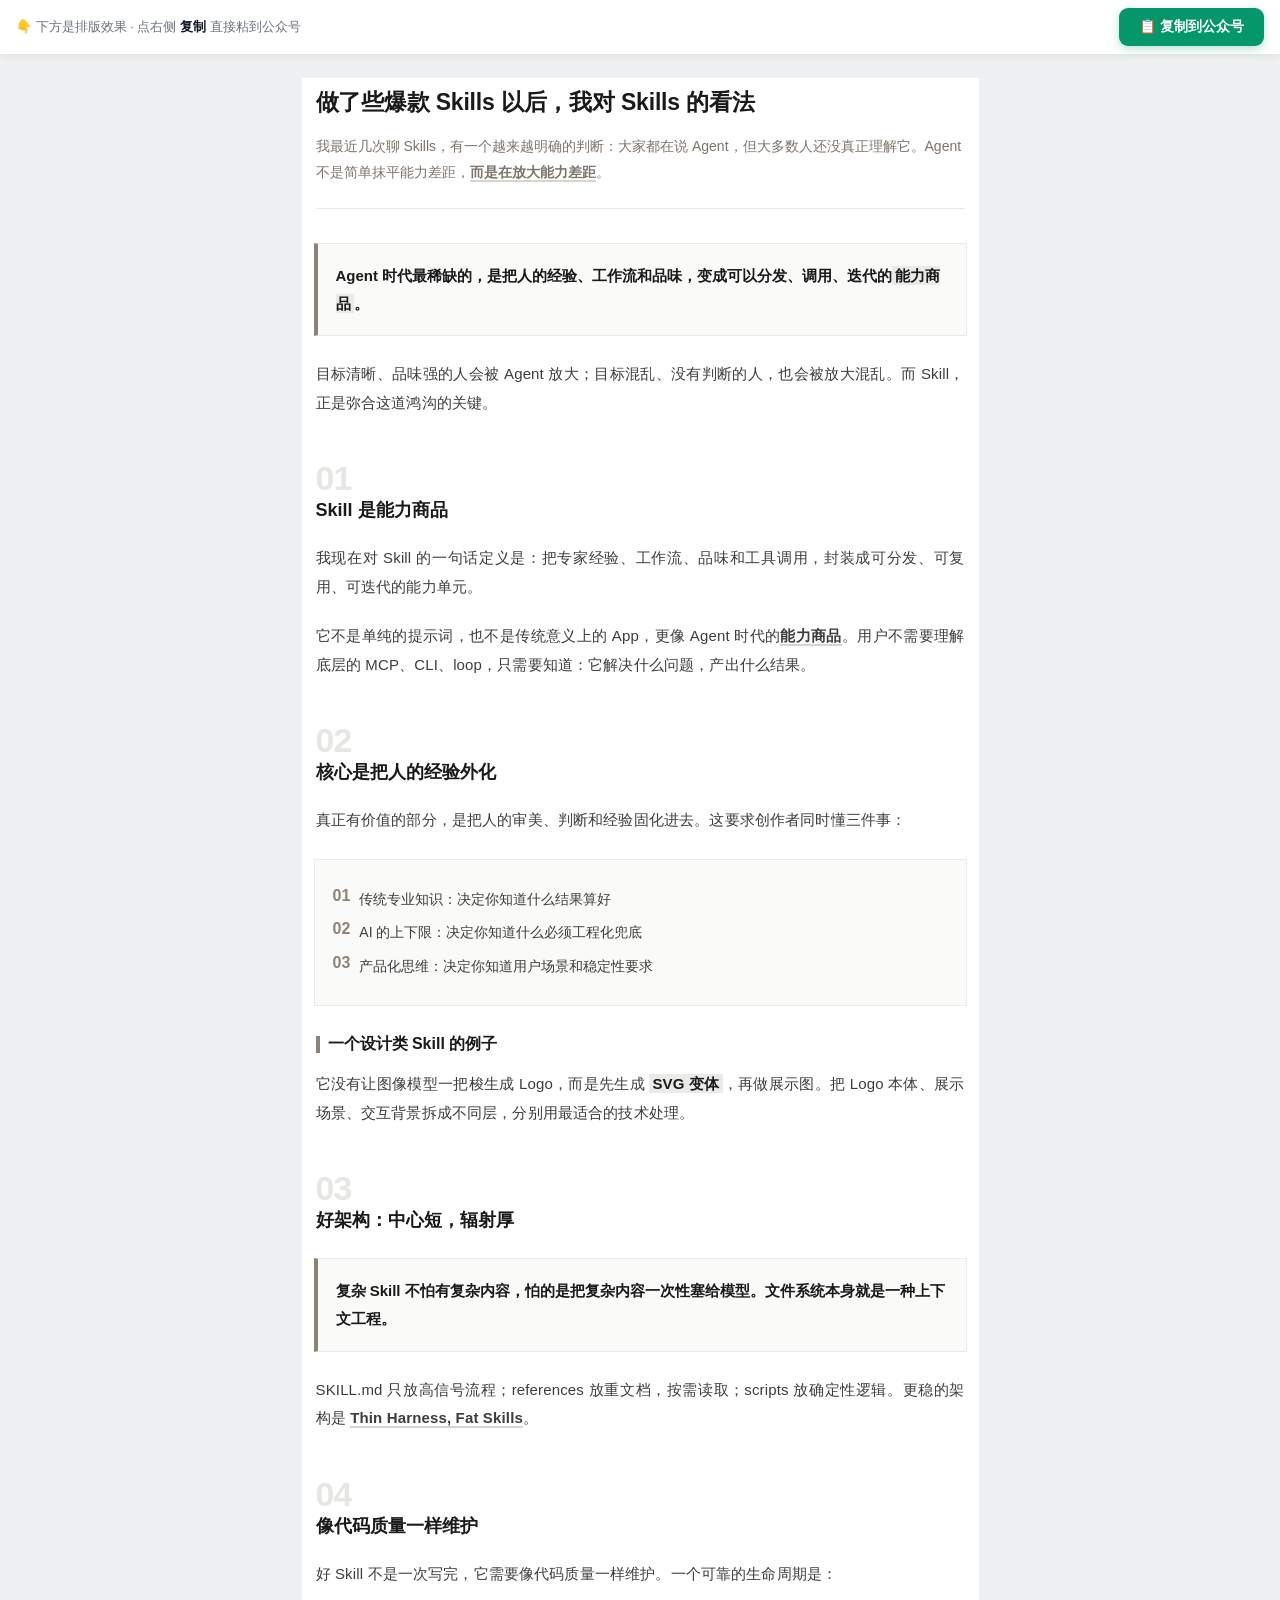
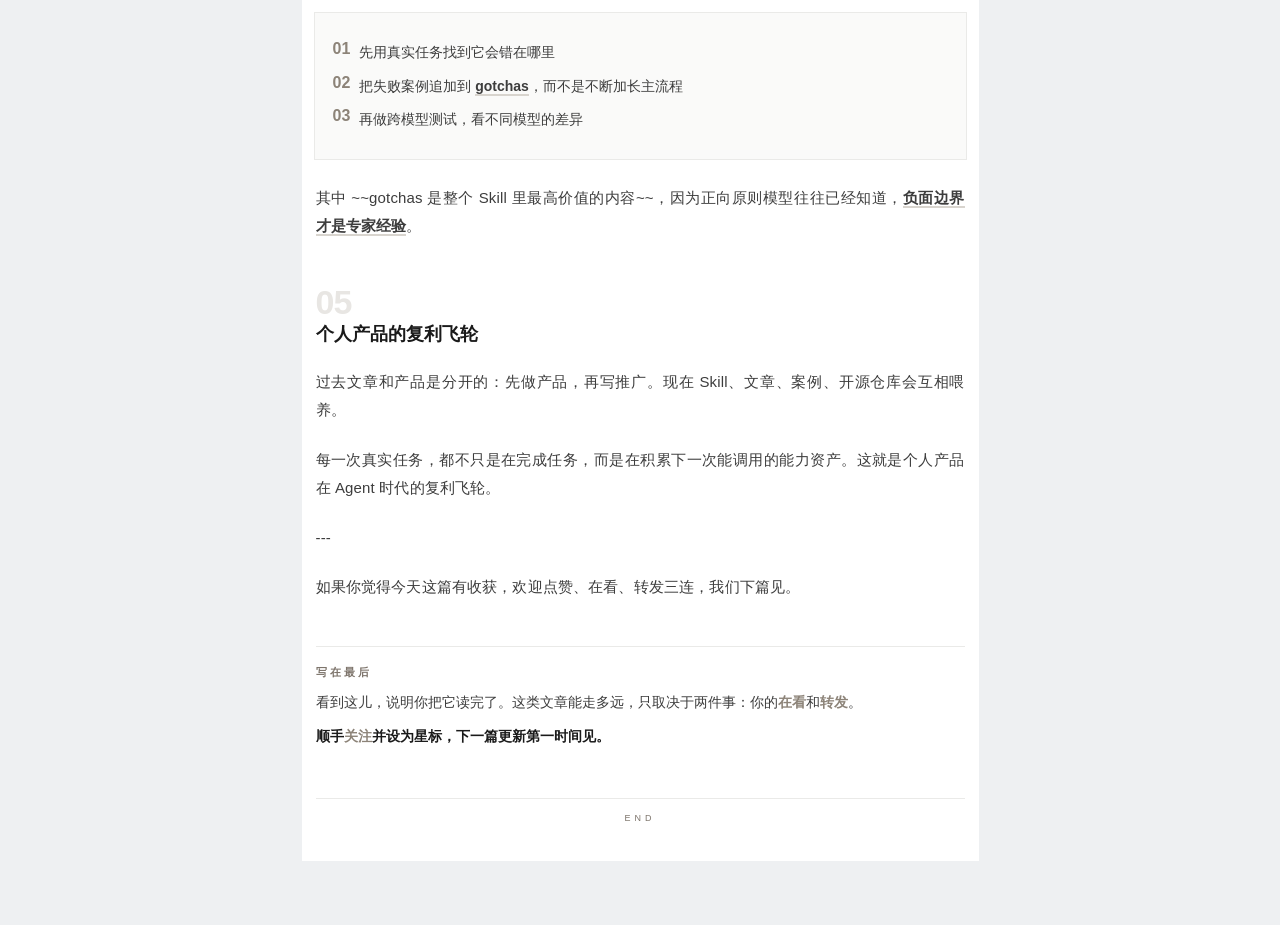
<file: docs/gallery/plain-white.html>
<!DOCTYPE html>
<html lang="zh-CN">
<head>
<meta charset="UTF-8">
<meta name="viewport" content="width=device-width, initial-scale=1">
<title>gal-plain-white · 公众号排版预览</title>
<style>
  body{margin:0;background:#eef0f2;font-family:-apple-system,BlinkMacSystemFont,'PingFang SC','Hiragino Sans GB','Microsoft YaHei',sans-serif;-webkit-text-size-adjust:100%;}
  .gzh-toolbar{position:fixed;top:0;left:0;right:0;height:54px;background:#ffffff;box-shadow:0 1px 10px rgba(0,0,0,.08);display:flex;align-items:center;justify-content:space-between;padding:0 16px;z-index:99;}
  .gzh-hint{font-size:13px;color:#6b7280;line-height:1.4;}
  .gzh-hint b{color:#111827;}
  .gzh-copy{background:#059669;color:#fff;border:0;border-radius:9px;padding:10px 20px;font-size:14px;font-weight:700;cursor:pointer;box-shadow:0 3px 10px rgba(5,150,105,.28);white-space:nowrap;transition:transform .08s,background .15s;}
  .gzh-copy:hover{background:#047857;}
  .gzh-copy:active{transform:translateY(1px);}
  .gzh-toast{position:fixed;top:66px;left:50%;transform:translateX(-50%);background:#111827;color:#fff;padding:11px 20px;border-radius:10px;font-size:14px;font-weight:600;opacity:0;pointer-events:none;transition:opacity .25s;z-index:100;box-shadow:0 6px 20px rgba(0,0,0,.25);max-width:88vw;text-align:center;}
  .gzh-toast.show{opacity:1;}
  .gzh-stage{max-width:700px;margin:78px auto 64px;padding:0 8px;}
  @media(max-width:520px){.gzh-hint{max-width:150px;}}
</style>
</head>
<body>
<div class="gzh-toolbar">
  <span class="gzh-hint">👇 下方是排版效果 · 点右侧 <b>复制</b> 直接粘到公众号</span>
  <button class="gzh-copy" id="gzhCopyBtn" onclick="gzhCopy()">📋 复制到公众号</button>
</div>
<div class="gzh-toast" id="gzhToast"></div>
<div class="gzh-stage">
  <div id="gzh-content">
<section style="box-sizing:border-box;max-width:677px;margin:0 auto;padding:8px 0 30px;background:#FFFFFF;color:#3D3D3D;font-family:-apple-system,BlinkMacSystemFont,Segoe UI,PingFang SC,Hiragino Sans GB,Microsoft YaHei,sans-serif;overflow-x:hidden;"><section style="margin:0 14px 34px;padding-bottom:22px;border-bottom:1px solid #EAEAE8;"><p style="margin:0 0 14px;font-size:23px;font-weight:700;line-height:1.42;color:#1A1A1A;letter-spacing:-0.2px;"><span leaf="">做了些爆款 Skills 以后，我对 Skills 的看法</span></p><p style="margin:0;font-size:14px;line-height:1.9;color:#7D746B;"><span leaf="">我最近几次聊 Skills，有一个越来越明确的判断：大家都在说 Agent，但大多数人还没真正理解它。Agent 不是简单抹平能力差距，</span><span style="border-bottom:2px solid #D8D4CE;font-weight:600;"><span leaf="">而是在放大能力差距</span></span><span leaf="">。</span></p></section><section style="margin:24px 12px;padding:18px;background:#FFFFFF;border:1px solid #EAEAE8;border-radius:0;box-shadow:none;background:#FAFAF9;border-left:4px solid #8C8378;box-shadow:none;"><p style="margin:0;font-size:15px;line-height:1.85;color:#1A1A1A;font-weight:650;"><span leaf="">Agent 时代最稀缺的，是把人的经验、工作流和品味，变成可以分发、调用、迭代的</span><span style="background:#EAEAE8;color:#1A1A1A;padding:1px 3px;font-weight:600;"><span leaf="">能力商品</span></span><span leaf="">。</span></p></section><p style="margin:0 14px 21px;font-size:15px;line-height:1.9;letter-spacing:0.15px;text-align:justify;color:#3D3D3D;"><span leaf="">目标清晰、品味强的人会被 Agent 放大；目标混乱、没有判断的人，也会被放大混乱。而 Skill，正是弥合这道鸿沟的关键。</span></p><section style="margin:44px 14px 20px;"><p style="margin:0 0 2px;font-size:34px;font-weight:800;line-height:1;color:#E8E6E3;letter-spacing:-1px;"><span leaf="">01</span></p><p style="margin:0;font-size:18px;font-weight:700;line-height:1.5;color:#1A1A1A;"><span leaf="">Skill 是能力商品</span></p></section><p style="margin:0 14px 21px;font-size:15px;line-height:1.9;letter-spacing:0.15px;text-align:justify;color:#3D3D3D;"><span leaf="">我现在对 Skill 的一句话定义是：把专家经验、工作流、品味和工具调用，封装成可分发、可复用、可迭代的能力单元。</span></p><p style="margin:0 14px 21px;font-size:15px;line-height:1.9;letter-spacing:0.15px;text-align:justify;color:#3D3D3D;"><span leaf="">它不是单纯的提示词，也不是传统意义上的 App，更像 Agent 时代的</span><span style="border-bottom:2px solid #D8D4CE;font-weight:600;"><span leaf="">能力商品</span></span><span leaf="">。用户不需要理解底层的 MCP、CLI、loop，只需要知道：它解决什么问题，产出什么结果。</span></p><section style="margin:44px 14px 20px;"><p style="margin:0 0 2px;font-size:34px;font-weight:800;line-height:1;color:#E8E6E3;letter-spacing:-1px;"><span leaf="">02</span></p><p style="margin:0;font-size:18px;font-weight:700;line-height:1.5;color:#1A1A1A;"><span leaf="">核心是把人的经验外化</span></p></section><p style="margin:0 14px 21px;font-size:15px;line-height:1.9;letter-spacing:0.15px;text-align:justify;color:#3D3D3D;"><span leaf="">真正有价值的部分，是把人的审美、判断和经验固化进去。这要求创作者同时懂三件事：</span></p><section style="margin:24px 12px;padding:18px;background:#FFFFFF;border:1px solid #EAEAE8;border-radius:0;box-shadow:none;background:#FAFAF9;"><section style="display:flex;align-items:flex-start;margin:9px 0;"><p style="margin:0 9px 0 0;color:#8C8378;font-weight:900;"><span leaf="">01</span></p><p style="margin:0;flex:1;font-size:14px;line-height:1.75;color:#3D3D3D;"><span leaf="">传统专业知识：决定你知道什么结果算好</span></p></section><section style="display:flex;align-items:flex-start;margin:9px 0;"><p style="margin:0 9px 0 0;color:#8C8378;font-weight:900;"><span leaf="">02</span></p><p style="margin:0;flex:1;font-size:14px;line-height:1.75;color:#3D3D3D;"><span leaf="">AI 的上下限：决定你知道什么必须工程化兜底</span></p></section><section style="display:flex;align-items:flex-start;margin:9px 0;"><p style="margin:0 9px 0 0;color:#8C8378;font-weight:900;"><span leaf="">03</span></p><p style="margin:0;flex:1;font-size:14px;line-height:1.75;color:#3D3D3D;"><span leaf="">产品化思维：决定你知道用户场景和稳定性要求</span></p></section></section><section style="margin:28px 14px 15px;display:flex;align-items:center;gap:8px;"><span style="width:4px;height:17px;background:#8C8378;display:inline-block;"><span leaf=""> </span></span><p style="margin:0;font-size:16px;font-weight:800;color:#1A1A1A;"><span leaf="">一个设计类 Skill 的例子</span></p></section><p style="margin:0 14px 21px;font-size:15px;line-height:1.9;letter-spacing:0.15px;text-align:justify;color:#3D3D3D;"><span leaf="">它没有让图像模型一把梭生成 Logo，而是先生成 </span><span style="background:#EAEAE8;color:#1A1A1A;padding:1px 3px;font-weight:600;"><span leaf="">SVG 变体</span></span><span leaf="">，再做展示图。把 Logo 本体、展示场景、交互背景拆成不同层，分别用最适合的技术处理。</span></p><section style="margin:44px 14px 20px;"><p style="margin:0 0 2px;font-size:34px;font-weight:800;line-height:1;color:#E8E6E3;letter-spacing:-1px;"><span leaf="">03</span></p><p style="margin:0;font-size:18px;font-weight:700;line-height:1.5;color:#1A1A1A;"><span leaf="">好架构：中心短，辐射厚</span></p></section><section style="margin:24px 12px;padding:18px;background:#FFFFFF;border:1px solid #EAEAE8;border-radius:0;box-shadow:none;background:#FAFAF9;border-left:4px solid #8C8378;box-shadow:none;"><p style="margin:0;font-size:15px;line-height:1.85;color:#1A1A1A;font-weight:650;"><span leaf="">复杂 Skill 不怕有复杂内容，怕的是把复杂内容一次性塞给模型。文件系统本身就是一种上下文工程。</span></p></section><p style="margin:0 14px 21px;font-size:15px;line-height:1.9;letter-spacing:0.15px;text-align:justify;color:#3D3D3D;"><span leaf="">SKILL.md 只放高信号流程；references 放重文档，按需读取；scripts 放确定性逻辑。更稳的架构是 </span><span style="border-bottom:2px solid #D8D4CE;font-weight:600;"><span leaf="">Thin Harness, Fat Skills</span></span><span leaf="">。</span></p><section style="margin:44px 14px 20px;"><p style="margin:0 0 2px;font-size:34px;font-weight:800;line-height:1;color:#E8E6E3;letter-spacing:-1px;"><span leaf="">04</span></p><p style="margin:0;font-size:18px;font-weight:700;line-height:1.5;color:#1A1A1A;"><span leaf="">像代码质量一样维护</span></p></section><p style="margin:0 14px 21px;font-size:15px;line-height:1.9;letter-spacing:0.15px;text-align:justify;color:#3D3D3D;"><span leaf="">好 Skill 不是一次写完，它需要像代码质量一样维护。一个可靠的生命周期是：</span></p><section style="margin:24px 12px;padding:18px;background:#FFFFFF;border:1px solid #EAEAE8;border-radius:0;box-shadow:none;background:#FAFAF9;"><section style="display:flex;align-items:flex-start;margin:9px 0;"><p style="margin:0 9px 0 0;color:#8C8378;font-weight:900;"><span leaf="">01</span></p><p style="margin:0;flex:1;font-size:14px;line-height:1.75;color:#3D3D3D;"><span leaf="">先用真实任务找到它会错在哪里</span></p></section><section style="display:flex;align-items:flex-start;margin:9px 0;"><p style="margin:0 9px 0 0;color:#8C8378;font-weight:900;"><span leaf="">02</span></p><p style="margin:0;flex:1;font-size:14px;line-height:1.75;color:#3D3D3D;"><span leaf="">把失败案例追加到 </span><span style="border-bottom:2px solid #D8D4CE;font-weight:600;"><span leaf="">gotchas</span></span><span leaf="">，而不是不断加长主流程</span></p></section><section style="display:flex;align-items:flex-start;margin:9px 0;"><p style="margin:0 9px 0 0;color:#8C8378;font-weight:900;"><span leaf="">03</span></p><p style="margin:0;flex:1;font-size:14px;line-height:1.75;color:#3D3D3D;"><span leaf="">再做跨模型测试，看不同模型的差异</span></p></section></section><p style="margin:0 14px 21px;font-size:15px;line-height:1.9;letter-spacing:0.15px;text-align:justify;color:#3D3D3D;"><span leaf="">其中 ~~gotchas 是整个 Skill 里最高价值的内容~~，因为正向原则模型往往已经知道，</span><span style="border-bottom:2px solid #D8D4CE;font-weight:600;"><span leaf="">负面边界才是专家经验</span></span><span leaf="">。</span></p><section style="margin:44px 14px 20px;"><p style="margin:0 0 2px;font-size:34px;font-weight:800;line-height:1;color:#E8E6E3;letter-spacing:-1px;"><span leaf="">05</span></p><p style="margin:0;font-size:18px;font-weight:700;line-height:1.5;color:#1A1A1A;"><span leaf="">个人产品的复利飞轮</span></p></section><p style="margin:0 14px 21px;font-size:15px;line-height:1.9;letter-spacing:0.15px;text-align:justify;color:#3D3D3D;"><span leaf="">过去文章和产品是分开的：先做产品，再写推广。现在 Skill、文章、案例、开源仓库会互相喂养。</span></p><p style="margin:0 14px 21px;font-size:15px;line-height:1.9;letter-spacing:0.15px;text-align:justify;color:#3D3D3D;"><span leaf="">每一次真实任务，都不只是在完成任务，而是在积累下一次能调用的能力资产。这就是个人产品在 Agent 时代的复利飞轮。</span></p><p style="margin:0 14px 21px;font-size:15px;line-height:1.9;letter-spacing:0.15px;text-align:justify;color:#3D3D3D;"><span leaf="">---</span></p><p style="margin:0 14px 21px;font-size:15px;line-height:1.9;letter-spacing:0.15px;text-align:justify;color:#3D3D3D;"><span leaf="">如果你觉得今天这篇有收获，欢迎点赞、在看、转发三连，我们下篇见。</span></p><section style="margin:44px 14px 0;border-top:1px solid #EAEAE8;padding:18px 0 0;"><p style="margin:0 0 10px;font-size:11px;font-weight:800;letter-spacing:3px;color:#7D746B;"><span leaf="">写在最后</span></p><p style="margin:0 0 8px;font-size:14px;line-height:1.85;color:#3D3D3D;"><span leaf="">看到这儿，说明你把它读完了。这类文章能走多远，只取决于两件事：你的</span><span style="font-weight:800;color:#8C8378;"><span leaf="">在看</span></span><span leaf="">和</span><span style="font-weight:800;color:#8C8378;"><span leaf="">转发</span></span><span leaf="">。</span></p><p style="margin:0;font-size:14px;line-height:1.85;font-weight:700;color:#1A1A1A;"><span leaf="">顺手</span><span style="font-weight:800;color:#8C8378;"><span leaf="">关注</span></span><span leaf="">并设为星标，下一篇更新第一时间见。</span></p></section><section style="margin:48px 14px 8px;text-align:center;"><section style="height:1px;background:#EAEAE8;margin-bottom:14px;"><span leaf=""> </span></section><p style="margin:0;font-size:9px;color:#7D746B;letter-spacing:4px;"><span leaf="">END</span></p></section></section>
  </div>
</div>
<script>
  function gzhShowToast(msg){
    var t=document.getElementById('gzhToast');
    t.textContent=msg;t.classList.add('show');
    clearTimeout(t._timer);
    t._timer=setTimeout(function(){t.classList.remove('show');},2800);
  }
  function gzhCopy(){
    var el=document.getElementById('gzh-content');
    // 选中渲染后的富文本节点并复制（等价于手动 Ctrl+A / Ctrl+C，保留全部样式）
    var range=document.createRange();
    range.selectNodeContents(el);
    var sel=window.getSelection();
    sel.removeAllRanges();
    sel.addRange(range);
    var ok=false;
    try{ok=document.execCommand('copy');}catch(e){ok=false;}
    sel.removeAllRanges();
    var btn=document.getElementById('gzhCopyBtn');
    if(ok){
      gzhShowToast('✅ 已复制！去公众号编辑器按 Ctrl/⌘+V 粘贴即可');
      var old=btn.textContent;btn.textContent='✅ 已复制';
      setTimeout(function(){btn.textContent=old;},2200);
    }else{
      gzhShowToast('⚠ 自动复制失败，请手动全选(Ctrl/⌘+A)再复制(Ctrl/⌘+C)');
    }
  }
</script>
</body>
</html>
</file>
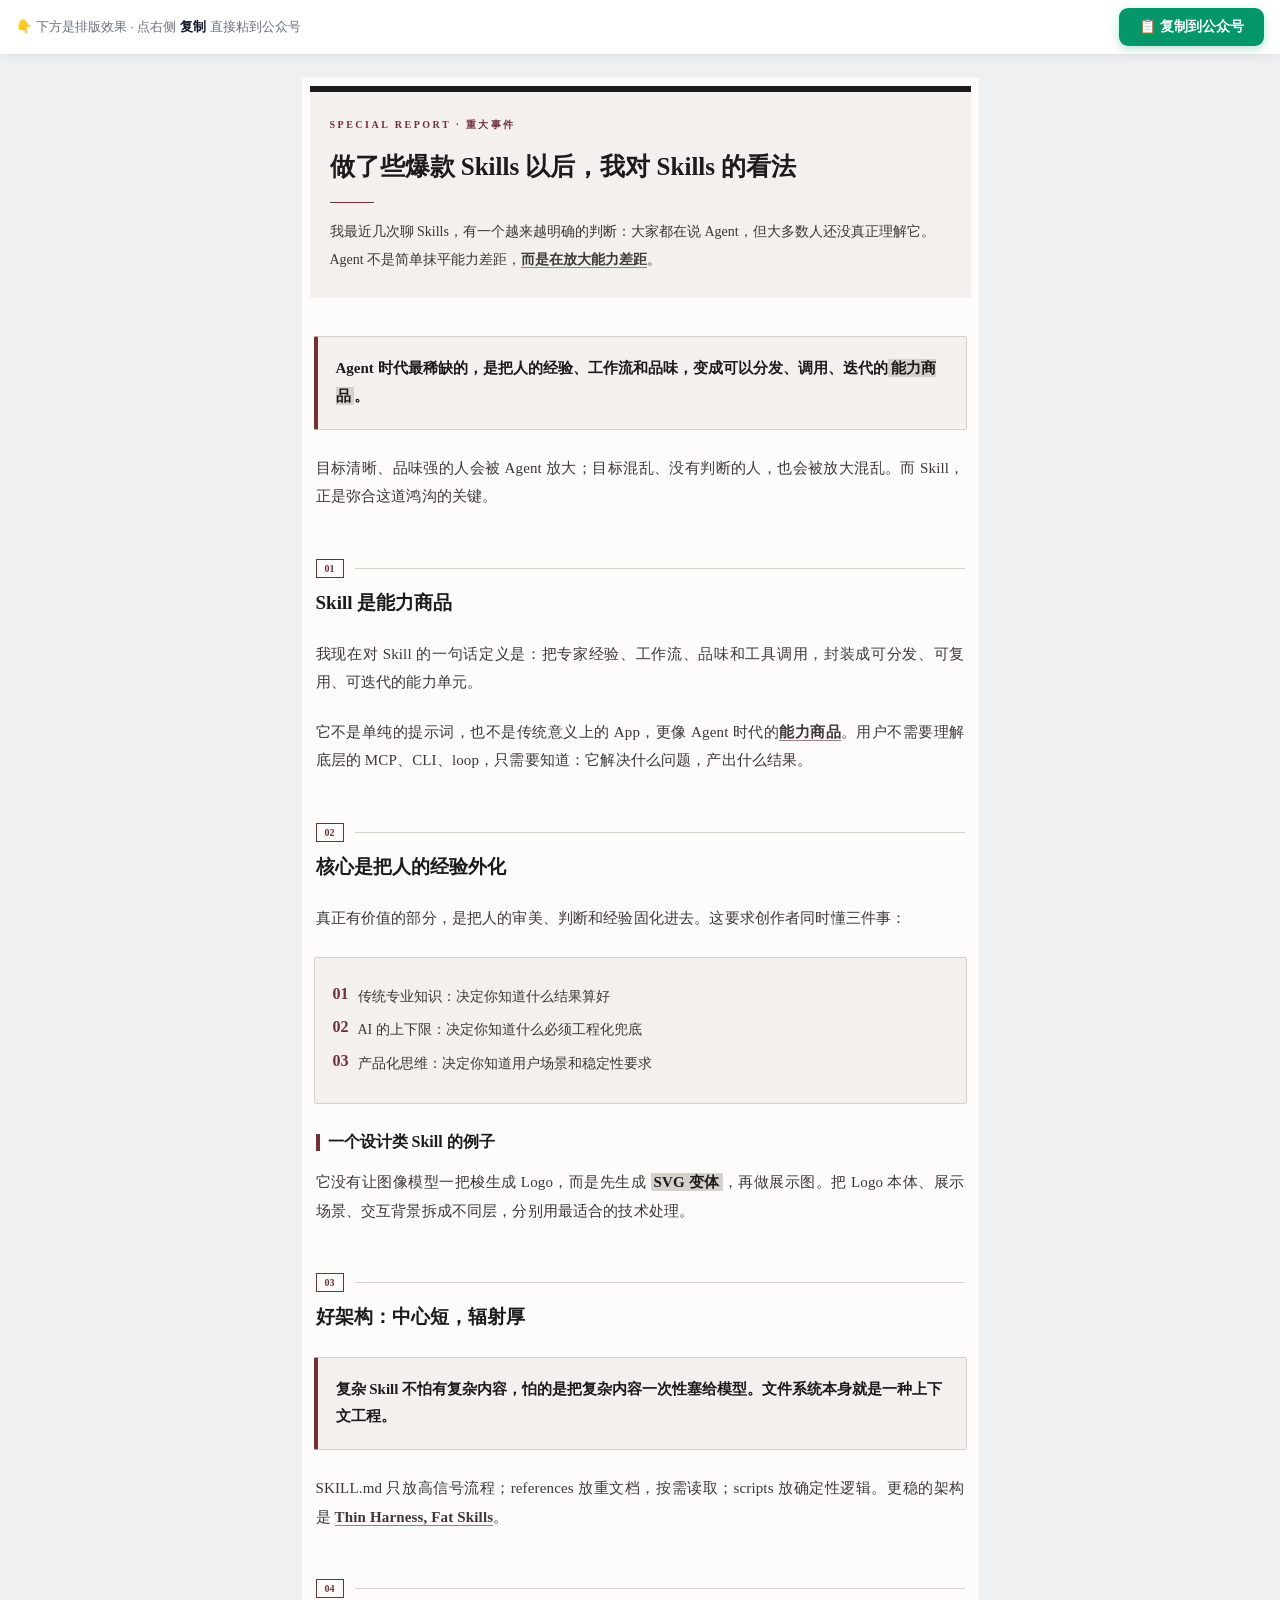
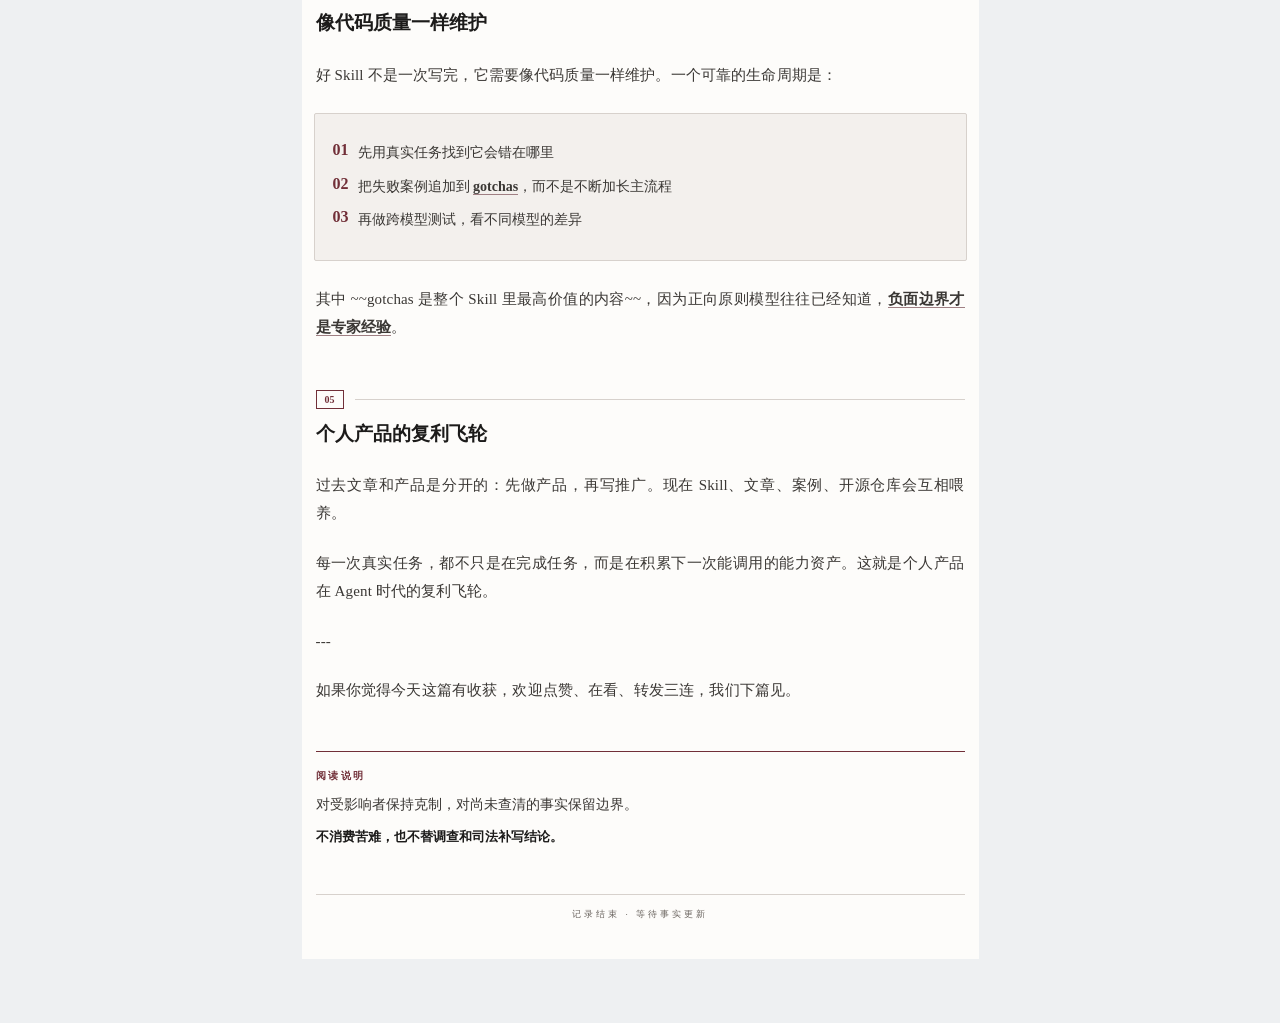
<file: docs/gallery/solemn-gray.html>
<!DOCTYPE html>
<html lang="zh-CN">
<head>
<meta charset="UTF-8">
<meta name="viewport" content="width=device-width, initial-scale=1">
<title>gal-solemn-gray · 公众号排版预览</title>
<style>
  body{margin:0;background:#eef0f2;font-family:-apple-system,BlinkMacSystemFont,'PingFang SC','Hiragino Sans GB','Microsoft YaHei',sans-serif;-webkit-text-size-adjust:100%;}
  .gzh-toolbar{position:fixed;top:0;left:0;right:0;height:54px;background:#ffffff;box-shadow:0 1px 10px rgba(0,0,0,.08);display:flex;align-items:center;justify-content:space-between;padding:0 16px;z-index:99;}
  .gzh-hint{font-size:13px;color:#6b7280;line-height:1.4;}
  .gzh-hint b{color:#111827;}
  .gzh-copy{background:#059669;color:#fff;border:0;border-radius:9px;padding:10px 20px;font-size:14px;font-weight:700;cursor:pointer;box-shadow:0 3px 10px rgba(5,150,105,.28);white-space:nowrap;transition:transform .08s,background .15s;}
  .gzh-copy:hover{background:#047857;}
  .gzh-copy:active{transform:translateY(1px);}
  .gzh-toast{position:fixed;top:66px;left:50%;transform:translateX(-50%);background:#111827;color:#fff;padding:11px 20px;border-radius:10px;font-size:14px;font-weight:600;opacity:0;pointer-events:none;transition:opacity .25s;z-index:100;box-shadow:0 6px 20px rgba(0,0,0,.25);max-width:88vw;text-align:center;}
  .gzh-toast.show{opacity:1;}
  .gzh-stage{max-width:700px;margin:78px auto 64px;padding:0 8px;}
  @media(max-width:520px){.gzh-hint{max-width:150px;}}
</style>
</head>
<body>
<div class="gzh-toolbar">
  <span class="gzh-hint">👇 下方是排版效果 · 点右侧 <b>复制</b> 直接粘到公众号</span>
  <button class="gzh-copy" id="gzhCopyBtn" onclick="gzhCopy()">📋 复制到公众号</button>
</div>
<div class="gzh-toast" id="gzhToast"></div>
<div class="gzh-stage">
  <div id="gzh-content">
<section style="box-sizing:border-box;max-width:677px;margin:0 auto;padding:8px 0 30px;background:#FDFCFA;color:#3B3835;font-family:Songti SC,SimSun,Georgia,Times New Roman,serif;overflow-x:hidden;"><section style="margin:0 8px 38px;background:#F3F0ED;border-top:6px solid #1C1B1A;padding:26px 20px 24px;"><p style="margin:0 0 16px;font-size:10px;font-weight:700;letter-spacing:2.5px;color:#712F38;"><span leaf="">SPECIAL REPORT · 重大事件</span></p><p style="margin:0 0 17px;font-size:25px;font-weight:700;line-height:1.48;color:#1C1B1A;"><span leaf="">做了些爆款 Skills 以后，我对 Skills 的看法</span></p><section style="width:44px;height:1px;background:#712F38;line-height:0;margin-bottom:15px;"><span leaf=""> </span></section><p style="margin:0;font-size:14px;line-height:2;color:#3B3835;"><span leaf="">我最近几次聊 Skills，有一个越来越明确的判断：大家都在说 Agent，但大多数人还没真正理解它。Agent 不是简单抹平能力差距，</span><span style="border-bottom:1.5px solid #9F7F83;font-weight:650;"><span leaf="">而是在放大能力差距</span></span><span leaf="">。</span></p></section><section style="margin:24px 12px;padding:18px;background:#FDFCFA;border:1px solid #D7D1CC;border-radius:2px;box-shadow:none;background:#F3F0ED;border-left:4px solid #712F38;box-shadow:none;"><p style="margin:0;font-size:15px;line-height:1.85;color:#1C1B1A;font-weight:650;"><span leaf="">Agent 时代最稀缺的，是把人的经验、工作流和品味，变成可以分发、调用、迭代的</span><span style="background:#D7D1CC;color:#1C1B1A;padding:1px 3px;font-weight:600;"><span leaf="">能力商品</span></span><span leaf="">。</span></p></section><p style="margin:0 14px 21px;font-size:15px;line-height:1.9;letter-spacing:0.15px;text-align:justify;color:#3B3835;"><span leaf="">目标清晰、品味强的人会被 Agent 放大；目标混乱、没有判断的人，也会被放大混乱。而 Skill，正是弥合这道鸿沟的关键。</span></p><section style="margin:48px 14px 22px;"><section style="display:flex;align-items:center;margin-bottom:10px;"><span style="display:inline-block;margin-right:11px;padding:3px 8px;border:1px solid #712F38;font-size:10px;font-weight:700;color:#712F38;"><span leaf="">01</span></span><span style="flex:1;height:1px;background:#D7D1CC;line-height:0;"><span leaf=""> </span></span></section><p style="margin:0;font-size:19px;font-weight:700;line-height:1.6;color:#1C1B1A;"><span leaf="">Skill 是能力商品</span></p></section><p style="margin:0 14px 21px;font-size:15px;line-height:1.9;letter-spacing:0.15px;text-align:justify;color:#3B3835;"><span leaf="">我现在对 Skill 的一句话定义是：把专家经验、工作流、品味和工具调用，封装成可分发、可复用、可迭代的能力单元。</span></p><p style="margin:0 14px 21px;font-size:15px;line-height:1.9;letter-spacing:0.15px;text-align:justify;color:#3B3835;"><span leaf="">它不是单纯的提示词，也不是传统意义上的 App，更像 Agent 时代的</span><span style="border-bottom:1.5px solid #9F7F83;font-weight:650;"><span leaf="">能力商品</span></span><span leaf="">。用户不需要理解底层的 MCP、CLI、loop，只需要知道：它解决什么问题，产出什么结果。</span></p><section style="margin:48px 14px 22px;"><section style="display:flex;align-items:center;margin-bottom:10px;"><span style="display:inline-block;margin-right:11px;padding:3px 8px;border:1px solid #712F38;font-size:10px;font-weight:700;color:#712F38;"><span leaf="">02</span></span><span style="flex:1;height:1px;background:#D7D1CC;line-height:0;"><span leaf=""> </span></span></section><p style="margin:0;font-size:19px;font-weight:700;line-height:1.6;color:#1C1B1A;"><span leaf="">核心是把人的经验外化</span></p></section><p style="margin:0 14px 21px;font-size:15px;line-height:1.9;letter-spacing:0.15px;text-align:justify;color:#3B3835;"><span leaf="">真正有价值的部分，是把人的审美、判断和经验固化进去。这要求创作者同时懂三件事：</span></p><section style="margin:24px 12px;padding:18px;background:#FDFCFA;border:1px solid #D7D1CC;border-radius:2px;box-shadow:none;background:#F3F0ED;"><section style="display:flex;align-items:flex-start;margin:9px 0;"><p style="margin:0 9px 0 0;color:#712F38;font-weight:900;"><span leaf="">01</span></p><p style="margin:0;flex:1;font-size:14px;line-height:1.75;color:#3B3835;"><span leaf="">传统专业知识：决定你知道什么结果算好</span></p></section><section style="display:flex;align-items:flex-start;margin:9px 0;"><p style="margin:0 9px 0 0;color:#712F38;font-weight:900;"><span leaf="">02</span></p><p style="margin:0;flex:1;font-size:14px;line-height:1.75;color:#3B3835;"><span leaf="">AI 的上下限：决定你知道什么必须工程化兜底</span></p></section><section style="display:flex;align-items:flex-start;margin:9px 0;"><p style="margin:0 9px 0 0;color:#712F38;font-weight:900;"><span leaf="">03</span></p><p style="margin:0;flex:1;font-size:14px;line-height:1.75;color:#3B3835;"><span leaf="">产品化思维：决定你知道用户场景和稳定性要求</span></p></section></section><section style="margin:28px 14px 15px;display:flex;align-items:center;gap:8px;"><span style="width:4px;height:17px;background:#712F38;display:inline-block;"><span leaf=""> </span></span><p style="margin:0;font-size:16px;font-weight:800;color:#1C1B1A;"><span leaf="">一个设计类 Skill 的例子</span></p></section><p style="margin:0 14px 21px;font-size:15px;line-height:1.9;letter-spacing:0.15px;text-align:justify;color:#3B3835;"><span leaf="">它没有让图像模型一把梭生成 Logo，而是先生成 </span><span style="background:#D7D1CC;color:#1C1B1A;padding:1px 3px;font-weight:600;"><span leaf="">SVG 变体</span></span><span leaf="">，再做展示图。把 Logo 本体、展示场景、交互背景拆成不同层，分别用最适合的技术处理。</span></p><section style="margin:48px 14px 22px;"><section style="display:flex;align-items:center;margin-bottom:10px;"><span style="display:inline-block;margin-right:11px;padding:3px 8px;border:1px solid #712F38;font-size:10px;font-weight:700;color:#712F38;"><span leaf="">03</span></span><span style="flex:1;height:1px;background:#D7D1CC;line-height:0;"><span leaf=""> </span></span></section><p style="margin:0;font-size:19px;font-weight:700;line-height:1.6;color:#1C1B1A;"><span leaf="">好架构：中心短，辐射厚</span></p></section><section style="margin:24px 12px;padding:18px;background:#FDFCFA;border:1px solid #D7D1CC;border-radius:2px;box-shadow:none;background:#F3F0ED;border-left:4px solid #712F38;box-shadow:none;"><p style="margin:0;font-size:15px;line-height:1.85;color:#1C1B1A;font-weight:650;"><span leaf="">复杂 Skill 不怕有复杂内容，怕的是把复杂内容一次性塞给模型。文件系统本身就是一种上下文工程。</span></p></section><p style="margin:0 14px 21px;font-size:15px;line-height:1.9;letter-spacing:0.15px;text-align:justify;color:#3B3835;"><span leaf="">SKILL.md 只放高信号流程；references 放重文档，按需读取；scripts 放确定性逻辑。更稳的架构是 </span><span style="border-bottom:1.5px solid #9F7F83;font-weight:650;"><span leaf="">Thin Harness, Fat Skills</span></span><span leaf="">。</span></p><section style="margin:48px 14px 22px;"><section style="display:flex;align-items:center;margin-bottom:10px;"><span style="display:inline-block;margin-right:11px;padding:3px 8px;border:1px solid #712F38;font-size:10px;font-weight:700;color:#712F38;"><span leaf="">04</span></span><span style="flex:1;height:1px;background:#D7D1CC;line-height:0;"><span leaf=""> </span></span></section><p style="margin:0;font-size:19px;font-weight:700;line-height:1.6;color:#1C1B1A;"><span leaf="">像代码质量一样维护</span></p></section><p style="margin:0 14px 21px;font-size:15px;line-height:1.9;letter-spacing:0.15px;text-align:justify;color:#3B3835;"><span leaf="">好 Skill 不是一次写完，它需要像代码质量一样维护。一个可靠的生命周期是：</span></p><section style="margin:24px 12px;padding:18px;background:#FDFCFA;border:1px solid #D7D1CC;border-radius:2px;box-shadow:none;background:#F3F0ED;"><section style="display:flex;align-items:flex-start;margin:9px 0;"><p style="margin:0 9px 0 0;color:#712F38;font-weight:900;"><span leaf="">01</span></p><p style="margin:0;flex:1;font-size:14px;line-height:1.75;color:#3B3835;"><span leaf="">先用真实任务找到它会错在哪里</span></p></section><section style="display:flex;align-items:flex-start;margin:9px 0;"><p style="margin:0 9px 0 0;color:#712F38;font-weight:900;"><span leaf="">02</span></p><p style="margin:0;flex:1;font-size:14px;line-height:1.75;color:#3B3835;"><span leaf="">把失败案例追加到 </span><span style="border-bottom:1.5px solid #9F7F83;font-weight:650;"><span leaf="">gotchas</span></span><span leaf="">，而不是不断加长主流程</span></p></section><section style="display:flex;align-items:flex-start;margin:9px 0;"><p style="margin:0 9px 0 0;color:#712F38;font-weight:900;"><span leaf="">03</span></p><p style="margin:0;flex:1;font-size:14px;line-height:1.75;color:#3B3835;"><span leaf="">再做跨模型测试，看不同模型的差异</span></p></section></section><p style="margin:0 14px 21px;font-size:15px;line-height:1.9;letter-spacing:0.15px;text-align:justify;color:#3B3835;"><span leaf="">其中 ~~gotchas 是整个 Skill 里最高价值的内容~~，因为正向原则模型往往已经知道，</span><span style="border-bottom:1.5px solid #9F7F83;font-weight:650;"><span leaf="">负面边界才是专家经验</span></span><span leaf="">。</span></p><section style="margin:48px 14px 22px;"><section style="display:flex;align-items:center;margin-bottom:10px;"><span style="display:inline-block;margin-right:11px;padding:3px 8px;border:1px solid #712F38;font-size:10px;font-weight:700;color:#712F38;"><span leaf="">05</span></span><span style="flex:1;height:1px;background:#D7D1CC;line-height:0;"><span leaf=""> </span></span></section><p style="margin:0;font-size:19px;font-weight:700;line-height:1.6;color:#1C1B1A;"><span leaf="">个人产品的复利飞轮</span></p></section><p style="margin:0 14px 21px;font-size:15px;line-height:1.9;letter-spacing:0.15px;text-align:justify;color:#3B3835;"><span leaf="">过去文章和产品是分开的：先做产品，再写推广。现在 Skill、文章、案例、开源仓库会互相喂养。</span></p><p style="margin:0 14px 21px;font-size:15px;line-height:1.9;letter-spacing:0.15px;text-align:justify;color:#3B3835;"><span leaf="">每一次真实任务，都不只是在完成任务，而是在积累下一次能调用的能力资产。这就是个人产品在 Agent 时代的复利飞轮。</span></p><p style="margin:0 14px 21px;font-size:15px;line-height:1.9;letter-spacing:0.15px;text-align:justify;color:#3B3835;"><span leaf="">---</span></p><p style="margin:0 14px 21px;font-size:15px;line-height:1.9;letter-spacing:0.15px;text-align:justify;color:#3B3835;"><span leaf="">如果你觉得今天这篇有收获，欢迎点赞、在看、转发三连，我们下篇见。</span></p><section style="margin:46px 14px 0;border-top:1px solid #712F38;padding:17px 0 0;"><p style="margin:0 0 9px;font-size:10px;font-weight:800;letter-spacing:2.5px;color:#712F38;"><span leaf="">阅读说明</span></p><p style="margin:0 0 7px;font-size:14px;line-height:1.85;color:#3B3835;"><span leaf="">对受影响者保持克制，对尚未查清的事实保留边界。</span></p><p style="margin:0;font-size:13px;line-height:1.8;font-weight:700;color:#1C1B1A;"><span leaf="">不消费苦难，也不替调查和司法补写结论。</span></p></section><section style="margin:46px 14px 8px;text-align:center;"><section style="height:1px;background:#D7D1CC;margin-bottom:13px;line-height:0;"><span leaf=""> </span></section><p style="margin:0;font-size:9px;color:#6A645F;letter-spacing:3px;"><span leaf="">记录结束 · 等待事实更新</span></p></section></section>
  </div>
</div>
<script>
  function gzhShowToast(msg){
    var t=document.getElementById('gzhToast');
    t.textContent=msg;t.classList.add('show');
    clearTimeout(t._timer);
    t._timer=setTimeout(function(){t.classList.remove('show');},2800);
  }
  function gzhCopy(){
    var el=document.getElementById('gzh-content');
    // 选中渲染后的富文本节点并复制（等价于手动 Ctrl+A / Ctrl+C，保留全部样式）
    var range=document.createRange();
    range.selectNodeContents(el);
    var sel=window.getSelection();
    sel.removeAllRanges();
    sel.addRange(range);
    var ok=false;
    try{ok=document.execCommand('copy');}catch(e){ok=false;}
    sel.removeAllRanges();
    var btn=document.getElementById('gzhCopyBtn');
    if(ok){
      gzhShowToast('✅ 已复制！去公众号编辑器按 Ctrl/⌘+V 粘贴即可');
      var old=btn.textContent;btn.textContent='✅ 已复制';
      setTimeout(function(){btn.textContent=old;},2200);
    }else{
      gzhShowToast('⚠ 自动复制失败，请手动全选(Ctrl/⌘+A)再复制(Ctrl/⌘+C)');
    }
  }
</script>
</body>
</html>
</file>
